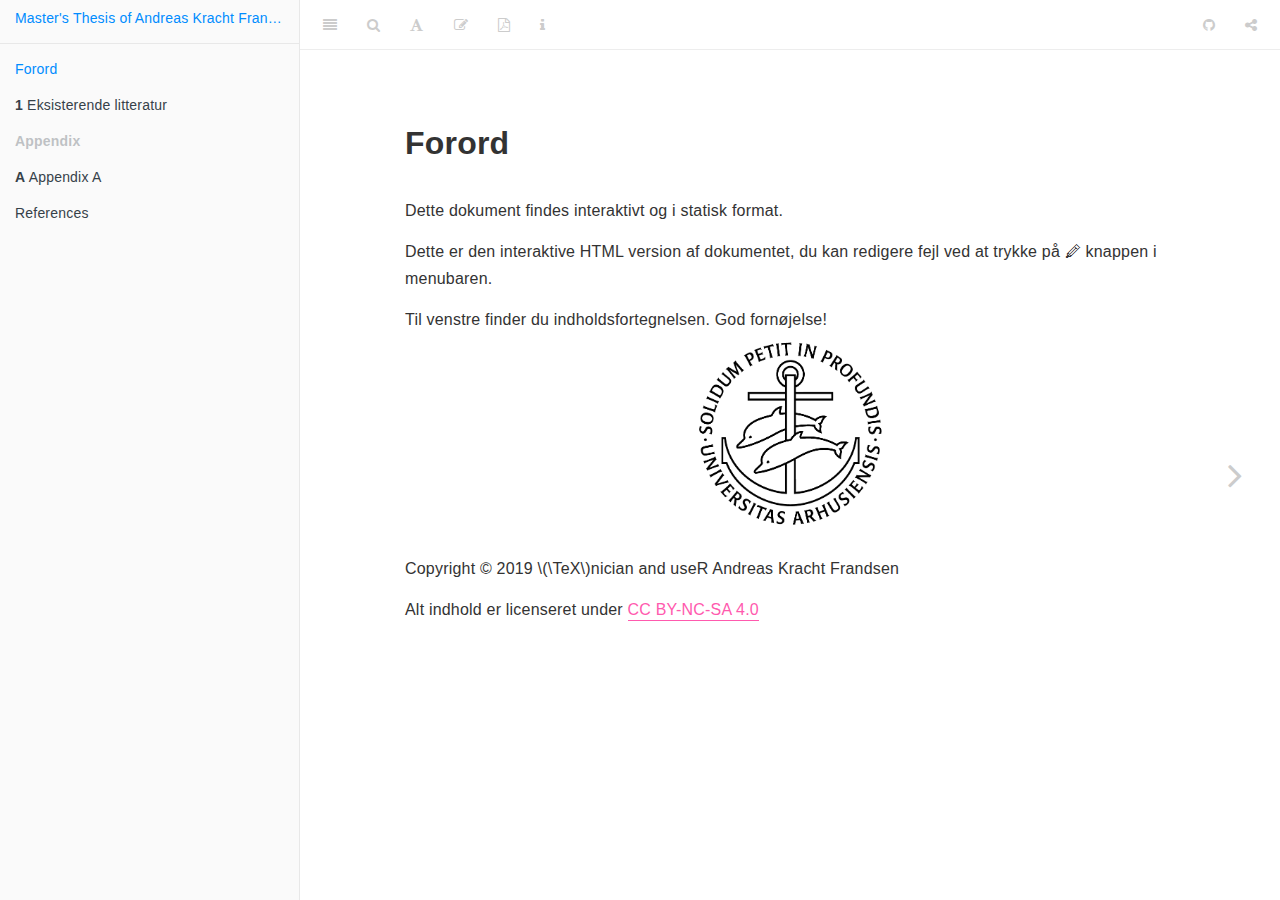
<file: Thesis/_book/index.html>
<!DOCTYPE html>
<html xmlns="http://www.w3.org/1999/xhtml" lang="" xml:lang="">
<head>

  <meta charset="utf-8" />
  <meta http-equiv="X-UA-Compatible" content="IE=edge" />
  <title>Forord | Master’s Thesis – Andreas Kracht Frandsen</title>
  <meta name="description" content="Master’s Theis of Andreas Kracht Frandsen, Aarhus University." />
  <meta name="generator" content="bookdown 0.13 and GitBook 2.6.7" />

  <meta property="og:title" content="Forord | Master’s Thesis – Andreas Kracht Frandsen" />
  <meta property="og:type" content="book" />
  
  
  <meta property="og:description" content="Master’s Theis of Andreas Kracht Frandsen, Aarhus University." />
  <meta name="github-repo" content="afrandsen/afrandsen" />

  <meta name="twitter:card" content="summary" />
  <meta name="twitter:title" content="Forord | Master’s Thesis – Andreas Kracht Frandsen" />
  
  <meta name="twitter:description" content="Master’s Theis of Andreas Kracht Frandsen, Aarhus University." />
  




  <meta name="viewport" content="width=device-width, initial-scale=1" />
  <meta name="apple-mobile-web-app-capable" content="yes" />
  <meta name="apple-mobile-web-app-status-bar-style" content="black" />
  
  

<link rel="next" href="eksisterende-litteratur.html"/>
<script src="libs/jquery-2.2.3/jquery.min.js"></script>
<link href="libs/gitbook-2.6.7/css/style.css" rel="stylesheet" />
<link href="libs/gitbook-2.6.7/css/plugin-table.css" rel="stylesheet" />
<link href="libs/gitbook-2.6.7/css/plugin-bookdown.css" rel="stylesheet" />
<link href="libs/gitbook-2.6.7/css/plugin-highlight.css" rel="stylesheet" />
<link href="libs/gitbook-2.6.7/css/plugin-search.css" rel="stylesheet" />
<link href="libs/gitbook-2.6.7/css/plugin-fontsettings.css" rel="stylesheet" />










<link rel="stylesheet" href="style.css" type="text/css" />
</head>

<body>



  <div class="book without-animation with-summary font-size-2 font-family-1" data-basepath=".">

    <div class="book-summary">
      <nav role="navigation">

<ul class="summary">
<li><a href="./">Master's Thesis of Andreas Kracht Frandsen</a></li>

<li class="divider"></li>
<li class="chapter" data-level="" data-path="index.html"><a href="index.html"><i class="fa fa-check"></i>Forord</a></li>
<li class="chapter" data-level="1" data-path="eksisterende-litteratur.html"><a href="eksisterende-litteratur.html"><i class="fa fa-check"></i><b>1</b> Eksisterende litteratur</a></li>
<li class="appendix"><span><b>Appendix</b></span></li>
<li class="chapter" data-level="A" data-path="appendix-a.html"><a href="appendix-a.html"><i class="fa fa-check"></i><b>A</b> Appendix A</a></li>
<li class="chapter" data-level="" data-path="references.html"><a href="references.html"><i class="fa fa-check"></i>References</a></li>
</ul>

      </nav>
    </div>

    <div class="book-body">
      <div class="body-inner">
        <div class="book-header" role="navigation">
          <h1>
            <i class="fa fa-circle-o-notch fa-spin"></i><a href="./"></a>
          </h1>
        </div>

        <div class="page-wrapper" tabindex="-1" role="main">
          <div class="page-inner">

            <section class="normal" id="section-">
<!--bookdown:title:end-->
<!--bookdown:title:start-->
<div id="forord" class="section level1 unnumbered">
<h1>Forord</h1>
<p>Dette dokument findes interaktivt og i statisk format.</p>
<p>Dette er den interaktive HTML version af dokumentet, du kan redigere fejl ved at trykke på 🖉 knappen i menubaren.</p>
Til venstre finder du indholdsfortegnelsen. God fornøjelse!
<p align="center">
<img src="latex/ausegl_sort.png" width="200">
</p>
<p>Copyright © 2019 <span class="math inline">\(\TeX\)</span>nician and useR Andreas Kracht Frandsen</p>
<p>Alt indhold er licenseret under <a href="https://creativecommons.org/licenses/by-nc-sa/4.0/">CC BY-NC-SA 4.0</a></p>




</div>
            </section>

          </div>
        </div>
      </div>

<a href="eksisterende-litteratur.html" class="navigation navigation-next navigation-unique" aria-label="Next page"><i class="fa fa-angle-right"></i></a>
    </div>
  </div>
<script src="libs/gitbook-2.6.7/js/app.min.js"></script>
<script src="libs/gitbook-2.6.7/js/lunr.js"></script>
<script src="libs/gitbook-2.6.7/js/plugin-search.js"></script>
<script src="libs/gitbook-2.6.7/js/plugin-sharing.js"></script>
<script src="libs/gitbook-2.6.7/js/plugin-fontsettings.js"></script>
<script src="libs/gitbook-2.6.7/js/plugin-bookdown.js"></script>
<script src="libs/gitbook-2.6.7/js/jquery.highlight.js"></script>
<script>
gitbook.require(["gitbook"], function(gitbook) {
gitbook.start({
"sharing": {
"github": true,
"facebook": false,
"twitter": false,
"google": false,
"linkedin": false,
"weibo": false,
"instapaper": false,
"vk": false,
"all": ["facebook", "google", "twitter", "linkedin", "weibo", "instapaper"]
},
"fontsettings": {
"theme": "white",
"family": "sans",
"size": 2
},
"edit": {
"link": "https://github.com/afrandsen/master-thesis/edit/master/thesis/index.Rmd",
"text": "Edit"
},
"history": {
"link": null,
"text": null
},
"download": ["Master_Thesis_Andreas_Kracht_Frandsen.pdf"],
"toc": {
"collapse": "subsection"
}
});
});
</script>

<!-- dynamically load mathjax for compatibility with self-contained -->
<script>
  (function () {
    var script = document.createElement("script");
    script.type = "text/javascript";
    var src = "true";
    if (src === "" || src === "true") src = "https://mathjax.rstudio.com/latest/MathJax.js?config=TeX-MML-AM_CHTML";
    if (location.protocol !== "file:")
      if (/^https?:/.test(src))
        src = src.replace(/^https?:/, '');
    script.src = src;
    document.getElementsByTagName("head")[0].appendChild(script);
  })();
</script>
</body>

</html>
</file>
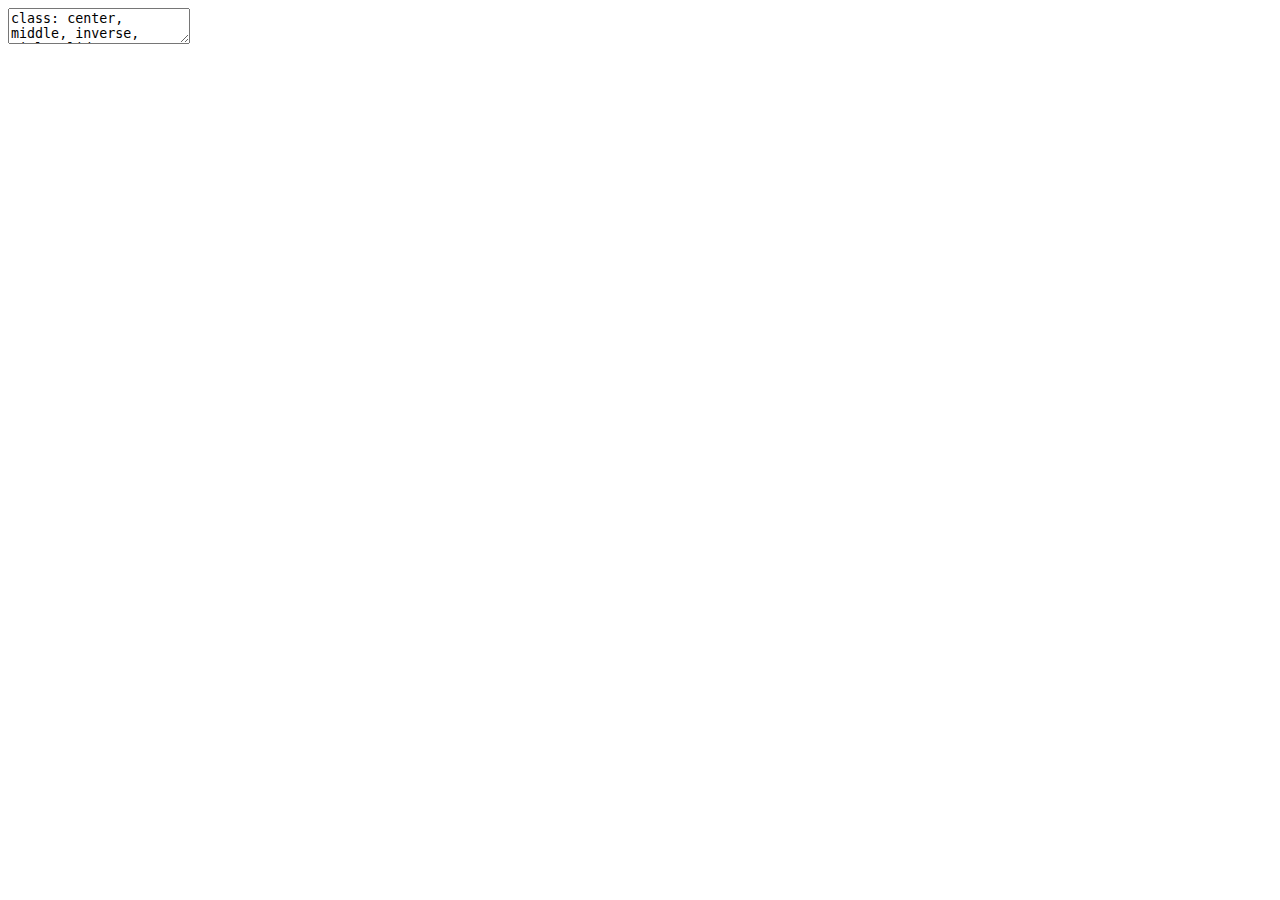
<file: Presentation/End_of_Line.html>
<!DOCTYPE html>
<html lang="" xml:lang="">
  <head>
    <title>Langsigtet investering i aktier</title>
    <meta charset="utf-8" />
    <meta name="author" content="Andreas Kracht Frandsen" />
    <meta name="date" content="2020-06-14" />
    <link href="libs/remark-css-0.0.1/default.css" rel="stylesheet" />
    <link href="libs/remark-css-0.0.1/default-fonts.css" rel="stylesheet" />
    <link rel="stylesheet" href="https:\\cdnjs.cloudflare.com\ajax\libs\animate.css\3.7.0\animate.min.css" type="text/css" />
  </head>
  <body>
    <textarea id="source">
class: center, middle, inverse, title-slide

# Langsigtet investering i aktier
## <div class="line-block">En empirisk analyse af porteføljeallokering med rebalancering<br />
# 📉 ⨉ ? = 📊</div>
### Andreas Kracht Frandsen
### 2020-06-14

---


class: animated, fadeIn

# Dagsorden
- Teoretiske resultater
 - Myopisk porteføljeallokering
 - Nytte over terminalformue
 - Afkastrelationer
 - Vector Autoregressive Process
 - Dynamisk porteføljeallokering
- Empirisk analyse
 - Kort om data
 - Normalitet
 - Stationaritet
 - Univariat analyse
 - Multipel analyse
 - Modelselektion
 - Endelig model
 - Allokering
 
Spørgsmål er velkomne undervejs, såfremt undertegnede kan besvare dem.

---

class: animated, fadeIn

# Fejlrettelser

130 sider + én mand = # mindre fejl.

En række mindre fejl er blevet observeret af undertegnede.

 - Ift. multipel regression: Ikke vektor af fejlled.
 - Konfidensinterval ikke beskrevet på autokorrelationsplot.
 - Ligning for afkastrelation ift. kuponobligationer.
 - Beskrivelse af `\(x\)`-akse skulle ombyttes med beskrivele af `\(y\)`-akse på densitetsplot.
 - Grammatik.
 - Aktie *Top-down* modelselektionens *AKFIC*-værdi i kolonne `\(x_t^{\text{cs}}\)` ikke markeret med fed.

---

class: animated, fadeIn

# Kritik af opgave

De væsentligste kritikpunkter i afhandlingen var:
 - Analysen var på baggrund af en institutionel investor, og *ikke* en privat.
  - Dvs. menneskelig kapital og forbrug blev udeholdt.
 - Ingen test af robusthed på eksterne datasæt.
 - Kvartalsvise data anvendes.
  - Visse variable skabes som glidende gennemsnit.
 - Længde af dataperiode.
 - Transaktionsomkostninger, gearingsomkostninger, skatter m.m udeholdt.
 - *Life-cycle* problem udeholdt.
 - Konstant *RRA* og konstant risiko over tid.
 - VAR(1)-modellen valideres ikke.
  - Modellen kunne indeholde approksimationsfejl, da den bygger på approksimative analytiske løsninger.
 - Ingen performance-mæssig evaluering.
  - Ville en simpel `\(\tfrac{1}{n}\)`-portefølje klare sig bedre?
 - Datakvalitet?
 - Begrænset mængde af aktivklasser.
 - Sammenligning ift. en evt. benchmark model.
 - Kortsalgsrestriktionen sker ex-post.

Grundlæggende udgjorde afgrænsningerne de hovedsagelige kritikpunkter.

---

class: animated, fadeIn

# Vigtigste pointer

Afhandlingen udfoldte en række empiriske resultater som er værd at pointere igen:
 - Afkast er specielt prædiktable og tidsvarierende.
 - Der eksisterer fundamentale relationer mellem afkast på visse aktivtyper og visse faktorer.
 - Bias i VAR(1)-estimaterne var forholdsvis små.
 - Estimationsfejl kab være afgørende for inferensen af porteføljerne.
 - Investoren benytter specielt aktiver med lav risiko til at finansiere gearede positioner.
 - IHD påvirker specielt aktier, da allokeringen vokser meget som investeringshorisonten øges.
 - Myopic demand påvirker mere obligationstyperne, da allokeringen mod disse aktiver generelt holdes på samme niveau.
 - Kortsalgsrestriktion skaber mere intertemporal variation for aktier, og trunkere visse vægte til nul over flere perioder.

---

class: animated, fadeIn

# Teoretiske resultater

De kommende slides vil repræsenterer den præsenterede teori fra Del II.

Det forventes, at publikummet har *læst* det tidligere udsendte materiale.

Slides'ne vil derfor ikke være udtyndende.

---

class: animated, fadeIn

# Myopisk porteføljeallokering - &amp;#128201;

Generelle (statiske) én-periode (Markowitz) problem

`$$\max_{\alpha_t} \bf{\alpha}_t'(\mathbb{E}_t\left[\bf{R}_{t+1}\right]- R_{0,t+1}\bf{\ell}) - \frac{k}{2}\bf{\alpha}_t'\bf{\Sigma}_t\bf{\alpha}_t.$$`

Lineær afvejning mellem forventede afkast og varians. `\(k\)` fungerer som en skalering.

--

Har følgende løsning

`$$\bf{\alpha}_t=\frac{1}{k}\bf{\Sigma}_t^{-1}(\mathbb{E}_t\left[\bf{R}_{t+1}\right]-R_{0,t+1}\bf{\ell}).$$`

--

Nogen som sagde nytte? 	&amp;#129300;

---

background-image: url("https://www.nobelprize.org/images/markowitz-13420-portrait-medium.jpg")
background-size: cover
class: animated, fadeIn

# &lt;span style="color: white;"&gt;Myopisk porteføljeallokering - &lt;/span&gt;&amp;#128201;

&lt;br&gt;

&lt;br&gt;

&lt;br&gt;

&lt;br&gt;

&lt;br&gt;

&lt;br&gt;

&lt;br&gt;

&lt;br&gt;

&lt;br&gt;

Her er Harry forresten.

---

class: animated, fadeIn

# Nytte over terminalformue - &amp;#128201;

I Sektion ?? blev nytten, `\(U(\cdot)\)`, defineret over terminalformue, `\(W_{t+1}\)`.

For at kvantificere risikoaversionen hørende til investorens konkave nyttefunktion blev *ARA* samt *RRA* benyttet.

Tre nyttefunktioner blev præsenteret:
 - Kvadratisk nytte
 - Eksponentiel nytte (*CARA*)
 - Potens nytte (*CRRA*)

Antagelsen om konstant *RRA* samt lognormale afkast var det afgørende element, da potens nytte blev valgt til videre brug.
 - Lognomale afkast er horisontinvariante	&amp;#10003; 
 - *CRRA* under sekulær vækst	&amp;#10003;
 - Lineærekombination i porteføljeafkast (løses ved brug af en approksimation) &amp;#8274;

---

class: animated, fadeIn

# Afkastrelationer - &amp;#128201;

Ud fra nutidsværdien af aktier og hhv. nulkuponobligationer samt kuponobligationer blev følgende relationer bl.a. udledt
`$$d_t-p_t=\sum_{j=0}^\infty \rho^j \mathbb{E}_t\left[r_{t+j+1}-\Delta d_{t+j+1}\right]-\frac{c}{1-\rho},$$`

`$$r_{t+1}^n=n y_t^n - (n-1) y_{t+1}^{n-1},$$`

`$$r_{t+1}^{c,n}\approx D^{c,n} y_t^{c,n} - \left(D^{c,n} - 1\right) y_{t+1}^{c,n-1}=D^{c,n}(y_t^{c,n}- y_{t+1}^{c,n-1}) + y_{t+1}^{c,n-1}.$$`

Disse gav anledning til, at der måtte eksistere en fundamental relation imellem visse variable:
 - Aktieafkast og udbytte
 - Obligationsafkast og rentespænd

Altså var forventningen til den univariate analyse herfra, at variable som inkorperer udbytte og rentespænd måtte have en statistisk signifikans i at prædiktere afkast.

---

class: animated, fadeIn

# Vector Autoregressive Process - &amp;#128201;

VAR(1)-processen skulle benyttes til at skabe et dynamisk system for aktivernes afkast. Benyttelse af en sådan model, ville selvfølgelig kun være strengt nødvendig, i tilfældet hvor afkastene var *tidsvarierende*!

Systemet var fuldstændig defineret fra
`$$\bf{z}_{t+1}=\bf{\Phi}_0+\bf{\Phi}_1\bf{z}_t+\bf{v}_{t+1}.$$`

Herudover ville stabilitet- og stationaritetsbetingelsen være overholdt når
`$$\det(\bf{\Phi}_1)\in(-1,1).$$`

En lang række resultater blev udledt. Bias-justering i hældningskoefficienter blev ligeledes præsenteret. Denne bias var defineret som
`$$\bf{B}_T=-\frac{\bf{b}}{T}+ O\left(T^{-\frac{3}{2}}\right),$$`
 
og ville ligeledes give anledning til bias-justerede afskæringer.

???

Hvorfor ikke en restringeret 0 VAR-model?

Hvor ikke en VAR(p)? - Enhver VAR(p) kan skrives som en VAR(1).

---

class: animated, fadeIn

# Dynamisk porteføljeallokering - &amp;#128201;

Herfra blev flere optimeringsproblemer præsenteret de var:

 - Én-periode *CRRA* problemet (uden tidsvarierende afkast).
 - `\(k\)`-periode *CRRA* problemet, uden tidsvarierende afkast.
  - Uden periodisk rebalancering.
  - Med periodisk rebalancering.
 - Det 'dynamiske' *CRRA* problem, med tidsvarierende afkast.

Disse blev vist for hhv. et setup med ét risikobærende aktiv samt setuppet med flere risikobærende aktiver.

---

class: animated, fadeIn

# Dynamisk porteføljeallokering - &amp;#128201;

Nu vil undertegnede udlede den rekursive porteføljestrategi på tavlen.

---

class: animated, fadeIn

# Dynamisk porteføljeallokering - &amp;#128201;

~~Nu vil undertegnede udlede den rekursive porteføljestrategi på tavlen.~~ 

--

Fandeme nej. 

Under *CRRA*-nytte, lognormale afkast og ikke mindst tidsvarierende afkast, blev det følgende porteføljeproblem beskrevet

`$$\left\{\bf{\alpha}_{t+k-\tau}^\tau\right\}_{\tau=k}^{\tau=1}=
\arg\max\mathbb{E}_t\left[\frac{1}{1-\gamma}W_{t+k}^{1-\gamma}\right],\quad \gamma\neq 1,$$`

`$$\left\{\bf{\alpha}_{t+k-\tau}^\tau\right\}_{\tau=k}^{\tau=1}=\arg\max\mathbb{E}_t\left[\log(W_{t+k})\right],\quad \gamma=1.$$`

Med tilhørende løsning

`$$\bf{\alpha}_{t+k-\tau}^\tau = \frac{1}{\gamma} \bf{\Sigma}_{xx}^{-1} \left( \mathbb{E}_{t+k-\tau} \left[ \bf{r}_{t+k-\tau+1} - r_{0,t+k-\tau+1} \bf{\ell} \right] + \frac{1}{2} \bf{\sigma}_x^2 + (1-\gamma) \bf{\sigma}_{0x} \right)-\\ \quad\left(1-\frac{1}{\gamma} \right) \bf{\Sigma}_{xx}^{-1} \bf{\Sigma}_x \left(B_1^{\tau-1'}+(B_2^{\tau-1}+B_3^{\tau-1'})\mathbb{E}_{t+k-\tau}[\bf{z}_{t+k-\tau+1}]\right),$$`

som kombinerer den én-periode myopiske portefølje og det *intertemporale hedging demand*. Udledningen af ovenstående findes i Appendiks C.

---

class: animated, fadeIn

# Dynamisk porteføljeallokering - &amp;#128201;

En trunkering for at inkorporere en kortsalgsrestriktion blev ligeledes præsenteret
`$$\alpha_{i,t}=\frac{\max(0,\alpha_{i,t})}{\sum_{i=1}^n \max(0,\alpha_{i,t})},$$`

her skal selvfølgelig huskes på, at korrektionen er ex-post.

---

class: animated, fadeIn

# Empirisk analyse - &amp;#128202;

De kommende slides vil repræsentere den empiriske analyse fra Del III.

Kort fortalt:
 - Få observationer.
 - Skæve fordelinger.
 - Ikke-normalitet.
 - Generelt stationære.
 - Høj absolut korrelation mellem variablene.
 - Lineær sammenhæng mellem visse variable, men ikke umiddelbart for de forventede variable.
 - Multipel regression viste, at meget lidt variation blev forklaret.
 - VAR model var stabil og stationær.
 - Allokering ændrer sig med investeringshorisont og risikotolerance.

---

class: animated, fadeIn

# Kort om data - &amp;#128202;

En gennemgående databeskrivelse blev foretaget. Aktiverne bestod af hhv.:
 - Afkastet på en 90-dages amerikansk *T-Bill*.
 - Merafkastet på et indeks repræsenterende *NYSE*, *AMEX*, *NASDAQ* markederne.
 - Merafkastet på en 10-årige amerikansk statsobligation.
 - Merafkastet på et indeks repræsenterende virksomhedsobligationer.

Prædiktionsvariablene var:
 - *Dividend-Price Ratio*, *Price-Earnings Ratio*, *Book-to-Market Ratio*, aktievariansen, *Small Minus Big*, *High Minus Low*, den nominelle rente, *Term Spread*, *Yield Spread*, *Credit Spread*, *Default Spread* og *Federal Funds Rate*.

Dvs. mere end rigeligt til 259 kvartalsvise observationer!

???

Virksomhedsobligationsindekset?

---

class: animated, fadeIn

# Kort om data - &amp;#128202;

&lt;img src="End_of_Line_files/figure-html/NET-TB-tids-1.png" width="5400" style="display: block; margin: auto;" /&gt;&lt;img src="End_of_Line_files/figure-html/NET-TB-tids-2.png" width="5400" style="display: block; margin: auto;" /&gt;&lt;img src="End_of_Line_files/figure-html/NET-TB-tids-3.png" width="5400" style="display: block; margin: auto;" /&gt;

---

class: animated, fadeIn

# Kort om data - &amp;#128202;

Der blev lavet beskrivende statistik. Først for aktivklasserne.

&lt;img src="C:/Users/AKF/Downloads/STAT.png" width="525" style="display: block; margin: auto;" /&gt;


???

Justeret middelværdi?

---

class: animated, fadeIn

# Kort om data - &amp;#128202;

Dernæst for prædiktionsvariablene.

&lt;img src="C:/Users/AKF/Downloads/STAT_T.png" width="528" style="display: block; margin: auto;" /&gt;

---

class: animated, fadeIn

# Korrelation - &amp;#128202;

Korrelationen mellem alle variable.

&lt;img src="C:/Users/AKF/Downloads/KORR.png" width="529" style="display: block; margin: auto;" /&gt;

---

class: animated, fadeIn

# Normalitet - &amp;#128202;

På trods af de relativt få observationer, blev normalitetsbetingelsen alligevel tjekket.

Først for aktivklasserne.

&lt;img src="C:/Users/AKF/Downloads/JB.png" width="324" style="display: block; margin: auto;" /&gt;

--

Bliver forkastet med et brag som forventet.

???

Hvorfor så fortsætte analysen?

---

class: animated, fadeIn

# Normalitet - &amp;#128202;

Dernæst for prædiktionsvariablene.

&lt;img src="C:/Users/AKF/Downloads/JB_T.png" width="249" style="display: block; margin: auto;" /&gt;

--

*Small Minus Big* faktoren udviser meget normalitetslighed! Cadeau til Fama og French.

---


class: animated, fadeIn

# Stationaritet - &amp;#128202;

Stationaritetsbetingelsen blev ligeledes undersøgt for hver tidsserie. *Augmented Dickey-Fuller* blev først præsenteret.

&lt;img src="C:/Users/AKF/Downloads/ADF.png" width="525" style="display: block; margin: auto;" /&gt;

???

Hvorfor ikke anvende de første forskelle på visse variable?

---

class: animated, fadeIn

# Univariat analyse - &amp;#128202;

Den univariate analyse havde til opgave at finde evt. lineære sammenhænge mellem responsen (merafkast) og prædiktionsvariablene.

&lt;img src="C:/Users/AKF/Downloads/UNI_A.png" width="472" style="display: block; margin: auto;" /&gt;

---

class: animated, fadeIn

# Multipel analyse - &amp;#128202;

Den multiple analyse havde til formål at formindske bias ved inklusion af flere variable.

&lt;img src="C:/Users/AKF/Downloads/MULT_A.png" width="462" style="display: block; margin: auto;" /&gt;

Regressionens ulempe er multikollinearitet.

???

Hvorfor ikke anvende interaktion?

---

class: animated, fadeIn

# Multipel analyse - &amp;#128202;

Modeltjek blev ligeledes foretaget, her var enkelte observationer generelt *outliers* på tværs af alle de multiple regressioner.

&lt;img src="C:/Users/AKF/Downloads/AUTO_A.png" width="538" style="display: block; margin: auto;" /&gt;

---

class: animated, fadeIn

# Modelselektion - &amp;#128202;

Modelselektionen blev foretaget via en *Step-AKFIC*-procedure. Her blev hver VAR(1)-ligning trinvist optimeret.

Der var få krav til selektionen:
 - Den nominelle rente skulle inkluderes for at medtage inflation i systemet
 - Samtlige aktiver skulle forklare variationen på tværs af alle aktiver og prædiktionsvariable.

Derudover blev to VIF-analyse foretaget, som skulle afhjælpe multikollinearitet. For at have en balanceret model, blev en kvalititativ beslutning ligeledes taget.

???

Hvorfor ikke AIC?

Hvorfor ikke forward selection?

Hvorfor betingelserne?

Hvorfor kvalitativ udvægelse?

---

class: animated, fadeIn

# Modelselektion - &amp;#128202;

*Top-down* analysen fjerner mange variable.

&lt;img src="C:/Users/AKF/Downloads/MOD_A.png" width="623" style="display: block; margin: auto;" /&gt;

---

class: animated, fadeIn

# Modelselektion - &amp;#128202;

*VIF*-analysen viser, at flere variable forklarer samme variation.

&lt;img src="C:/Users/AKF/Downloads/VIF.png" width="528" style="display: block; margin: auto;" /&gt;

---

class: animated, fadeIn

# Endelig model - &amp;#128202;

Efter modelselektionen blev den restringerede VAR(1)-model estimeret. Den endelige model bestod af de fire aktiver samt fire prædiktionsvariable.

&lt;img src="C:/Users/AKF/Downloads/VAR.png" width="536" style="display: block; margin: auto;" /&gt;

???

Hvorfor reageres ikke på insignifikante variable?

---

class: animated, fadeIn

# Endelig model - &amp;#128202;

Fejlledenes korrelationsmatrix sammenholdt med koefficientestimaterne gav en indikation af den mulige *mean reversion*/*mean aversion* blandt variablene.

&lt;img src="C:/Users/AKF/Downloads/VAR_F.png" width="400" style="display: block; margin: auto;" /&gt;


---

class: animated, fadeIn

# Monte Carlo studie - &amp;#128202;

Dette kapitel fungerede som et modspil til afsnittene om afkastprædiktabilitet.

&lt;img src="End_of_Line_files/figure-html/weight-exp-1.png" width="5400" style="display: block; margin: auto;" /&gt;

Her blev påvist gennem simulation, hvordan præcisionen i momentestimaterne kan påvirke porteføljeallokeringerne. Dette var på baggrund af fuld information om den bagvedliggende fordeling af tidsserierne.

---

class: animated, fadeIn

# Allokering - &amp;#128202;

*First-period* allokeringer, dvs. for `\(A_0^{t+k}\)`, `\(A_1^{t+k}\)`, altså hvor den resterende horisontlængde er `\(t+k\)`.

Investoren har horisont på `\(25\)` år og en moderat risikoaversion `\(\gamma=5\)`.

&lt;img src="End_of_Line_files/figure-html/unnamed-chunk-14-1.png" width="5400" style="display: block; margin: auto;" /&gt;

???

Hvorfor ser vi ikke allokeringerne MED rebalancering?

---

class: animated, fadeIn

# Allokering - &amp;#128202;

Dekompositionen af *mean first-period*.

&lt;img src="C:/Users/AKF/Downloads/DEKOMP.png" width="417" style="display: block; margin: auto;" /&gt;

---

class: animated, fadeIn

# Allokering - &amp;#128202;

Horisontanalyse og analyse af risikotolerance.

&lt;img src="C:/Users/AKF/Downloads/HORRIS.png" width="530" style="display: block; margin: auto;" /&gt;

---

class: animated, fadeIn

# Allokering - &amp;#128202;

Kortsalgsrestriktion.

&lt;img src="C:/Users/AKF/Downloads/KORTSALG.png" width="535" style="display: block; margin: auto;" /&gt;
    </textarea>
<style data-target="print-only">@media screen {.remark-slide-container{display:block;}.remark-slide-scaler{box-shadow:none;}}</style>
<script src="https://remarkjs.com/downloads/remark-latest.min.js"></script>
<script>var slideshow = remark.create({
"highlightStyle": "github",
"highlightLines": true,
"countIncrementalSlides": false
});
if (window.HTMLWidgets) slideshow.on('afterShowSlide', function (slide) {
  window.dispatchEvent(new Event('resize'));
});
(function(d) {
  var s = d.createElement("style"), r = d.querySelector(".remark-slide-scaler");
  if (!r) return;
  s.type = "text/css"; s.innerHTML = "@page {size: " + r.style.width + " " + r.style.height +"; }";
  d.head.appendChild(s);
})(document);

(function(d) {
  var el = d.getElementsByClassName("remark-slides-area");
  if (!el) return;
  var slide, slides = slideshow.getSlides(), els = el[0].children;
  for (var i = 1; i < slides.length; i++) {
    slide = slides[i];
    if (slide.properties.continued === "true" || slide.properties.count === "false") {
      els[i - 1].className += ' has-continuation';
    }
  }
  var s = d.createElement("style");
  s.type = "text/css"; s.innerHTML = "@media print { .has-continuation { display: none; } }";
  d.head.appendChild(s);
})(document);
// delete the temporary CSS (for displaying all slides initially) when the user
// starts to view slides
(function() {
  var deleted = false;
  slideshow.on('beforeShowSlide', function(slide) {
    if (deleted) return;
    var sheets = document.styleSheets, node;
    for (var i = 0; i < sheets.length; i++) {
      node = sheets[i].ownerNode;
      if (node.dataset["target"] !== "print-only") continue;
      node.parentNode.removeChild(node);
    }
    deleted = true;
  });
})();
(function() {
  "use strict"
  // Replace <script> tags in slides area to make them executable
  var scripts = document.querySelectorAll(
    '.remark-slides-area .remark-slide-container script'
  );
  if (!scripts.length) return;
  for (var i = 0; i < scripts.length; i++) {
    var s = document.createElement('script');
    var code = document.createTextNode(scripts[i].textContent);
    s.appendChild(code);
    var scriptAttrs = scripts[i].attributes;
    for (var j = 0; j < scriptAttrs.length; j++) {
      s.setAttribute(scriptAttrs[j].name, scriptAttrs[j].value);
    }
    scripts[i].parentElement.replaceChild(s, scripts[i]);
  }
})();
(function() {
  var links = document.getElementsByTagName('a');
  for (var i = 0; i < links.length; i++) {
    if (/^(https?:)?\/\//.test(links[i].getAttribute('href'))) {
      links[i].target = '_blank';
    }
  }
})();
// adds .remark-code-has-line-highlighted class to <pre> parent elements
// of code chunks containing highlighted lines with class .remark-code-line-highlighted
(function(d) {
  const hlines = d.querySelectorAll('.remark-code-line-highlighted');
  const preParents = [];
  const findPreParent = function(line, p = 0) {
    if (p > 1) return null; // traverse up no further than grandparent
    const el = line.parentElement;
    return el.tagName === "PRE" ? el : findPreParent(el, ++p);
  };

  for (let line of hlines) {
    let pre = findPreParent(line);
    if (pre && !preParents.includes(pre)) preParents.push(pre);
  }
  preParents.forEach(p => p.classList.add("remark-code-has-line-highlighted"));
})(document);</script>

<script>
slideshow._releaseMath = function(el) {
  var i, text, code, codes = el.getElementsByTagName('code');
  for (i = 0; i < codes.length;) {
    code = codes[i];
    if (code.parentNode.tagName !== 'PRE' && code.childElementCount === 0) {
      text = code.textContent;
      if (/^\\\((.|\s)+\\\)$/.test(text) || /^\\\[(.|\s)+\\\]$/.test(text) ||
          /^\$\$(.|\s)+\$\$$/.test(text) ||
          /^\\begin\{([^}]+)\}(.|\s)+\\end\{[^}]+\}$/.test(text)) {
        code.outerHTML = code.innerHTML;  // remove <code></code>
        continue;
      }
    }
    i++;
  }
};
slideshow._releaseMath(document);
</script>
<!-- dynamically load mathjax for compatibility with self-contained -->
<script>
(function () {
  var script = document.createElement('script');
  script.type = 'text/javascript';
  script.src  = 'https://mathjax.rstudio.com/latest/MathJax.js?config=TeX-MML-AM_CHTML';
  if (location.protocol !== 'file:' && /^https?:/.test(script.src))
    script.src  = script.src.replace(/^https?:/, '');
  document.getElementsByTagName('head')[0].appendChild(script);
})();
</script>
  </body>
</html>
</file>
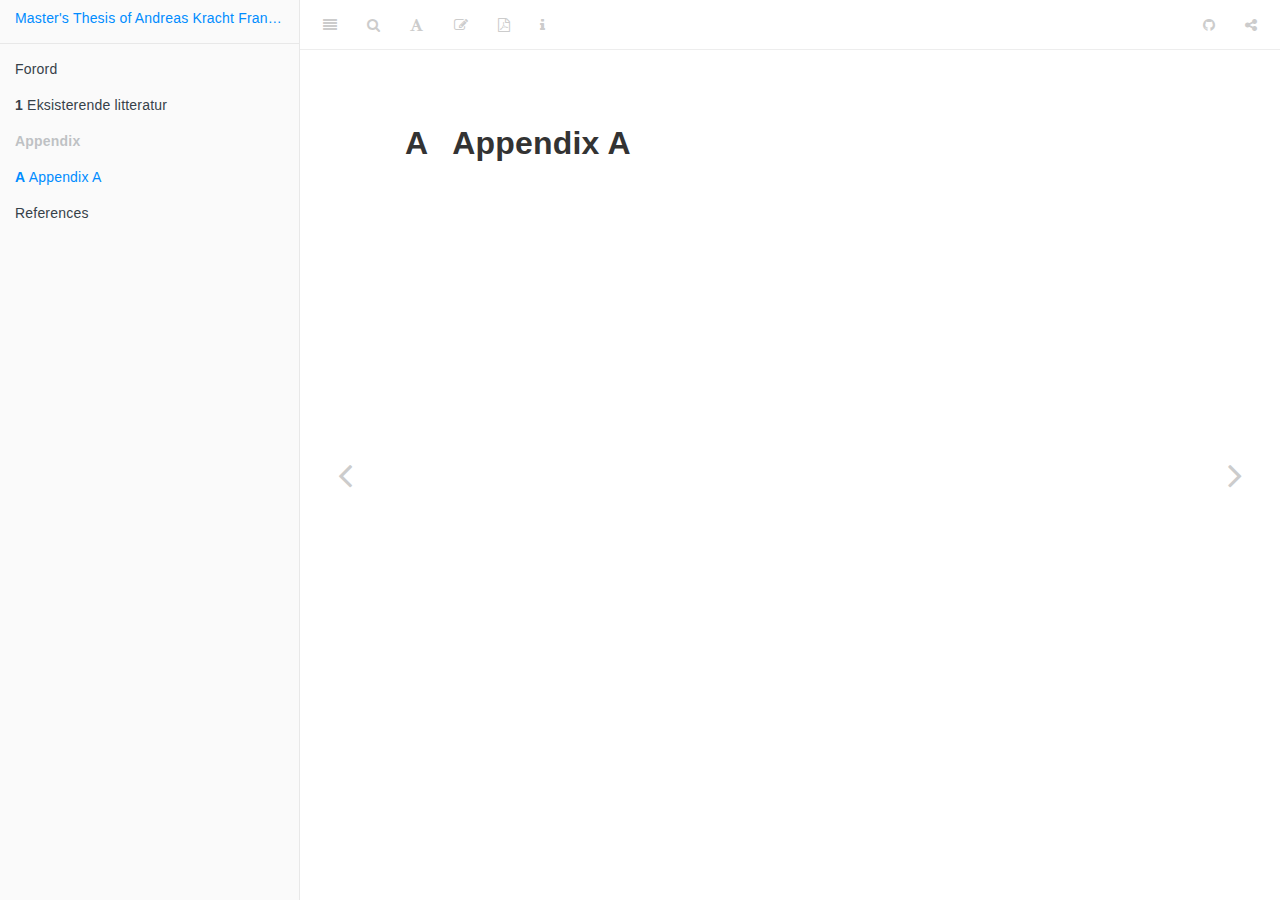
<file: Thesis/_book/appendix-a.html>
<!DOCTYPE html>
<html xmlns="http://www.w3.org/1999/xhtml" lang="" xml:lang="">
<head>

  <meta charset="utf-8" />
  <meta http-equiv="X-UA-Compatible" content="IE=edge" />
  <title>A Appendix A | Master’s Thesis – Andreas Kracht Frandsen</title>
  <meta name="description" content="Master’s Theis of Andreas Kracht Frandsen, Aarhus University." />
  <meta name="generator" content="bookdown 0.13 and GitBook 2.6.7" />

  <meta property="og:title" content="A Appendix A | Master’s Thesis – Andreas Kracht Frandsen" />
  <meta property="og:type" content="book" />
  
  
  <meta property="og:description" content="Master’s Theis of Andreas Kracht Frandsen, Aarhus University." />
  <meta name="github-repo" content="afrandsen/afrandsen" />

  <meta name="twitter:card" content="summary" />
  <meta name="twitter:title" content="A Appendix A | Master’s Thesis – Andreas Kracht Frandsen" />
  
  <meta name="twitter:description" content="Master’s Theis of Andreas Kracht Frandsen, Aarhus University." />
  




  <meta name="viewport" content="width=device-width, initial-scale=1" />
  <meta name="apple-mobile-web-app-capable" content="yes" />
  <meta name="apple-mobile-web-app-status-bar-style" content="black" />
  
  
<link rel="prev" href="eksisterende-litteratur.html"/>
<link rel="next" href="references.html"/>
<script src="libs/jquery-2.2.3/jquery.min.js"></script>
<link href="libs/gitbook-2.6.7/css/style.css" rel="stylesheet" />
<link href="libs/gitbook-2.6.7/css/plugin-table.css" rel="stylesheet" />
<link href="libs/gitbook-2.6.7/css/plugin-bookdown.css" rel="stylesheet" />
<link href="libs/gitbook-2.6.7/css/plugin-highlight.css" rel="stylesheet" />
<link href="libs/gitbook-2.6.7/css/plugin-search.css" rel="stylesheet" />
<link href="libs/gitbook-2.6.7/css/plugin-fontsettings.css" rel="stylesheet" />










<link rel="stylesheet" href="style.css" type="text/css" />
</head>

<body>



  <div class="book without-animation with-summary font-size-2 font-family-1" data-basepath=".">

    <div class="book-summary">
      <nav role="navigation">

<ul class="summary">
<li><a href="./">Master's Thesis of Andreas Kracht Frandsen</a></li>

<li class="divider"></li>
<li class="chapter" data-level="" data-path="index.html"><a href="index.html"><i class="fa fa-check"></i>Forord</a></li>
<li class="chapter" data-level="1" data-path="eksisterende-litteratur.html"><a href="eksisterende-litteratur.html"><i class="fa fa-check"></i><b>1</b> Eksisterende litteratur</a></li>
<li class="appendix"><span><b>Appendix</b></span></li>
<li class="chapter" data-level="A" data-path="appendix-a.html"><a href="appendix-a.html"><i class="fa fa-check"></i><b>A</b> Appendix A</a></li>
<li class="chapter" data-level="" data-path="references.html"><a href="references.html"><i class="fa fa-check"></i>References</a></li>
</ul>

      </nav>
    </div>

    <div class="book-body">
      <div class="body-inner">
        <div class="book-header" role="navigation">
          <h1>
            <i class="fa fa-circle-o-notch fa-spin"></i><a href="./"></a>
          </h1>
        </div>

        <div class="page-wrapper" tabindex="-1" role="main">
          <div class="page-inner">

            <section class="normal" id="section-">
<div id="appendix-a" class="section level1">
<h1><span class="header-section-number">A</span> Appendix A</h1>

<p></p>
</div>
            </section>

          </div>
        </div>
      </div>
<a href="eksisterende-litteratur.html" class="navigation navigation-prev " aria-label="Previous page"><i class="fa fa-angle-left"></i></a>
<a href="references.html" class="navigation navigation-next " aria-label="Next page"><i class="fa fa-angle-right"></i></a>
    </div>
  </div>
<script src="libs/gitbook-2.6.7/js/app.min.js"></script>
<script src="libs/gitbook-2.6.7/js/lunr.js"></script>
<script src="libs/gitbook-2.6.7/js/plugin-search.js"></script>
<script src="libs/gitbook-2.6.7/js/plugin-sharing.js"></script>
<script src="libs/gitbook-2.6.7/js/plugin-fontsettings.js"></script>
<script src="libs/gitbook-2.6.7/js/plugin-bookdown.js"></script>
<script src="libs/gitbook-2.6.7/js/jquery.highlight.js"></script>
<script>
gitbook.require(["gitbook"], function(gitbook) {
gitbook.start({
"sharing": {
"github": true,
"facebook": false,
"twitter": false,
"google": false,
"linkedin": false,
"weibo": false,
"instapaper": false,
"vk": false,
"all": ["facebook", "google", "twitter", "linkedin", "weibo", "instapaper"]
},
"fontsettings": {
"theme": "white",
"family": "sans",
"size": 2
},
"edit": {
"link": "https://github.com/afrandsen/master-thesis/edit/master/thesis/02-appendix.Rmd",
"text": "Edit"
},
"history": {
"link": null,
"text": null
},
"download": ["Master_Thesis_Andreas_Kracht_Frandsen.pdf"],
"toc": {
"collapse": "subsection"
}
});
});
</script>

<!-- dynamically load mathjax for compatibility with self-contained -->
<script>
  (function () {
    var script = document.createElement("script");
    script.type = "text/javascript";
    var src = "true";
    if (src === "" || src === "true") src = "https://mathjax.rstudio.com/latest/MathJax.js?config=TeX-MML-AM_CHTML";
    if (location.protocol !== "file:")
      if (/^https?:/.test(src))
        src = src.replace(/^https?:/, '');
    script.src = src;
    document.getElementsByTagName("head")[0].appendChild(script);
  })();
</script>
</body>

</html>
</file>
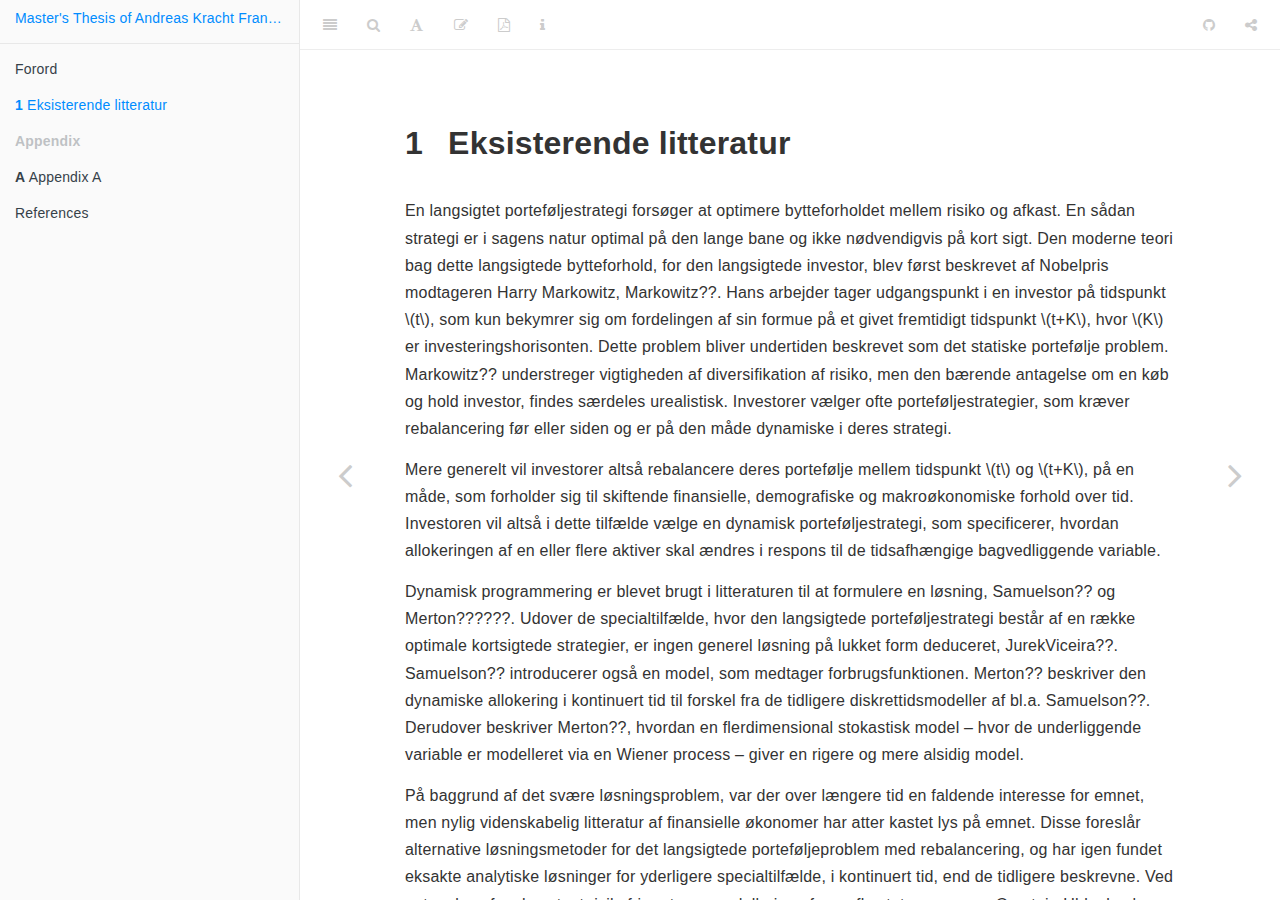
<file: Thesis/_book/eksisterende-litteratur.html>
<!DOCTYPE html>
<html xmlns="http://www.w3.org/1999/xhtml" lang="" xml:lang="">
<head>

  <meta charset="utf-8" />
  <meta http-equiv="X-UA-Compatible" content="IE=edge" />
  <title>1 Eksisterende litteratur | Master’s Thesis – Andreas Kracht Frandsen</title>
  <meta name="description" content="Master’s Theis of Andreas Kracht Frandsen, Aarhus University." />
  <meta name="generator" content="bookdown 0.13 and GitBook 2.6.7" />

  <meta property="og:title" content="1 Eksisterende litteratur | Master’s Thesis – Andreas Kracht Frandsen" />
  <meta property="og:type" content="book" />
  
  
  <meta property="og:description" content="Master’s Theis of Andreas Kracht Frandsen, Aarhus University." />
  <meta name="github-repo" content="afrandsen/afrandsen" />

  <meta name="twitter:card" content="summary" />
  <meta name="twitter:title" content="1 Eksisterende litteratur | Master’s Thesis – Andreas Kracht Frandsen" />
  
  <meta name="twitter:description" content="Master’s Theis of Andreas Kracht Frandsen, Aarhus University." />
  




  <meta name="viewport" content="width=device-width, initial-scale=1" />
  <meta name="apple-mobile-web-app-capable" content="yes" />
  <meta name="apple-mobile-web-app-status-bar-style" content="black" />
  
  
<link rel="prev" href="index.html"/>
<link rel="next" href="appendix-a.html"/>
<script src="libs/jquery-2.2.3/jquery.min.js"></script>
<link href="libs/gitbook-2.6.7/css/style.css" rel="stylesheet" />
<link href="libs/gitbook-2.6.7/css/plugin-table.css" rel="stylesheet" />
<link href="libs/gitbook-2.6.7/css/plugin-bookdown.css" rel="stylesheet" />
<link href="libs/gitbook-2.6.7/css/plugin-highlight.css" rel="stylesheet" />
<link href="libs/gitbook-2.6.7/css/plugin-search.css" rel="stylesheet" />
<link href="libs/gitbook-2.6.7/css/plugin-fontsettings.css" rel="stylesheet" />










<link rel="stylesheet" href="style.css" type="text/css" />
</head>

<body>



  <div class="book without-animation with-summary font-size-2 font-family-1" data-basepath=".">

    <div class="book-summary">
      <nav role="navigation">

<ul class="summary">
<li><a href="./">Master's Thesis of Andreas Kracht Frandsen</a></li>

<li class="divider"></li>
<li class="chapter" data-level="" data-path="index.html"><a href="index.html"><i class="fa fa-check"></i>Forord</a></li>
<li class="chapter" data-level="1" data-path="eksisterende-litteratur.html"><a href="eksisterende-litteratur.html"><i class="fa fa-check"></i><b>1</b> Eksisterende litteratur</a></li>
<li class="appendix"><span><b>Appendix</b></span></li>
<li class="chapter" data-level="A" data-path="appendix-a.html"><a href="appendix-a.html"><i class="fa fa-check"></i><b>A</b> Appendix A</a></li>
<li class="chapter" data-level="" data-path="references.html"><a href="references.html"><i class="fa fa-check"></i>References</a></li>
</ul>

      </nav>
    </div>

    <div class="book-body">
      <div class="body-inner">
        <div class="book-header" role="navigation">
          <h1>
            <i class="fa fa-circle-o-notch fa-spin"></i><a href="./"></a>
          </h1>
        </div>

        <div class="page-wrapper" tabindex="-1" role="main">
          <div class="page-inner">

            <section class="normal" id="section-">
<div id="eksisterende-litteratur" class="section level1">
<h1><span class="header-section-number">1</span> Eksisterende litteratur</h1>
<p>En langsigtet porteføljestrategi forsøger at optimere bytteforholdet mellem risiko og afkast. En sådan strategi er i sagens natur optimal på den lange bane og ikke nødvendigvis på kort sigt. Den moderne teori bag dette langsigtede bytteforhold, for den langsigtede investor, blev først beskrevet af Nobelpris modtageren Harry Markowitz, Markowitz??. Hans arbejder tager udgangspunkt i en investor på tidspunkt <span class="math inline">\(t\)</span>, som kun bekymrer sig om fordelingen af sin formue på et givet fremtidigt tidspunkt <span class="math inline">\(t+K\)</span>, hvor <span class="math inline">\(K\)</span> er investeringshorisonten. Dette problem bliver undertiden beskrevet som det statiske portefølje problem. Markowitz?? understreger vigtigheden af diversifikation af risiko, men den bærende antagelse om en køb og hold investor, findes særdeles urealistisk. Investorer vælger ofte porteføljestrategier, som kræver rebalancering før eller siden og er på den måde dynamiske i deres strategi.</p>
<p>Mere generelt vil investorer altså rebalancere deres portefølje mellem tidspunkt <span class="math inline">\(t\)</span> og <span class="math inline">\(t+K\)</span>, på en måde, som forholder sig til skiftende finansielle, demografiske og makroøkonomiske forhold over tid. Investoren vil altså i dette tilfælde vælge en dynamisk porteføljestrategi, som specificerer, hvordan allokeringen af en eller flere aktiver skal ændres i respons til de tidsafhængige bagvedliggende variable.</p>
<p>Dynamisk programmering er blevet brugt i litteraturen til at formulere en løsning, Samuelson?? og Merton??????. Udover de specialtilfælde, hvor den langsigtede porteføljestrategi består af en række optimale kortsigtede strategier, er ingen generel løsning på lukket form deduceret, JurekViceira??. Samuelson?? introducerer også en model, som medtager forbrugsfunktionen. Merton?? beskriver den dynamiske allokering i kontinuert tid til forskel fra de tidligere diskrettidsmodeller af bl.a. Samuelson??. Derudover beskriver Merton??, hvordan en flerdimensional stokastisk model – hvor de underliggende variable er modelleret via en Wiener process – giver en rigere og mere alsidig model.</p>
<p>På baggrund af det svære løsningsproblem, var der over længere tid en faldende interesse for emnet, men nylig videnskabelig litteratur af finansielle økonomer har atter kastet lys på emnet. Disse foreslår alternative løsningsmetoder for det langsigtede porteføljeproblem med rebalancering, og har igen fundet eksakte analytiske løsninger for yderligere specialtilfælde, i kontinuert tid, end de tidligere beskrevne. Ved antagelse af en konstant risikofri rente og modellering af merafkastet gennem en Ornstein-Uhlenbeck process finder BrennanXia, Camp, KimOmberg og Wachter løsninger på lukket form for en lang række nyttefunktioner, heriblandt power utility over forbrug, power utility over terminal nytte og for Epstein-Zin utility med intertemporal elasticity of substitution lig med én, Campbell.</p>
<p>Derudover er numeriske metoder blevet foreslået af bl.a. BalduzziLynch??, Lynch??, Barberis BrennanSchwartzLagnado, hvor de anvendte modeller enten har diskretiseret state space eller fundet numeriske løsninger til den partielle differential ligning høre til det dynamiske problem. Disse – til tider advancerede – numeriske metoder har dog vist sig at være svært anvendelige, i praksis har det været komplekst at implementere selv for få variable.</p>
<p>Ovenstående modeller tillader ikke den risikofrie rente og merafkastet af aktiver at ændre sig over tid på samme tid, og mangler dermed det tidsvarierende perspektiv af alle aktiver. En ny metode præsenteret af CampVIc2001, giver approksimative analytiske metoder i et ikke-tilfældigt nabolag af specialtilfælde, hvor løsninger på lukket form er mulige. Her tager de udgangspunkt i en investor, som opnår nytte af forbrug i stedet for formue. CampbellChanVic benytter samme metode til et problem involverende flere risikofyldte aktivklasser, hvor de samtidig tillader tidsvarierende investeringsmuligheder.</p>
<p>Mit arbejde vil være en validering af artiklen af JurekVic ved anvendelse af deres teori samt analytiske løsninger til det dynamiske porteføljeproblem for en privat investor. Jeg bidrager til det dynamiske porteføljeproblem ved en længere statistisk analyse af potentielle prediktive afkast variable.</p>


</div>



            </section>

          </div>
        </div>
      </div>
<a href="index.html" class="navigation navigation-prev " aria-label="Previous page"><i class="fa fa-angle-left"></i></a>
<a href="appendix-a.html" class="navigation navigation-next " aria-label="Next page"><i class="fa fa-angle-right"></i></a>
    </div>
  </div>
<script src="libs/gitbook-2.6.7/js/app.min.js"></script>
<script src="libs/gitbook-2.6.7/js/lunr.js"></script>
<script src="libs/gitbook-2.6.7/js/plugin-search.js"></script>
<script src="libs/gitbook-2.6.7/js/plugin-sharing.js"></script>
<script src="libs/gitbook-2.6.7/js/plugin-fontsettings.js"></script>
<script src="libs/gitbook-2.6.7/js/plugin-bookdown.js"></script>
<script src="libs/gitbook-2.6.7/js/jquery.highlight.js"></script>
<script>
gitbook.require(["gitbook"], function(gitbook) {
gitbook.start({
"sharing": {
"github": true,
"facebook": false,
"twitter": false,
"google": false,
"linkedin": false,
"weibo": false,
"instapaper": false,
"vk": false,
"all": ["facebook", "google", "twitter", "linkedin", "weibo", "instapaper"]
},
"fontsettings": {
"theme": "white",
"family": "sans",
"size": 2
},
"edit": {
"link": "https://github.com/afrandsen/master-thesis/edit/master/thesis/01-indledning.Rmd",
"text": "Edit"
},
"history": {
"link": null,
"text": null
},
"download": ["Master_Thesis_Andreas_Kracht_Frandsen.pdf"],
"toc": {
"collapse": "subsection"
}
});
});
</script>

<!-- dynamically load mathjax for compatibility with self-contained -->
<script>
  (function () {
    var script = document.createElement("script");
    script.type = "text/javascript";
    var src = "true";
    if (src === "" || src === "true") src = "https://mathjax.rstudio.com/latest/MathJax.js?config=TeX-MML-AM_CHTML";
    if (location.protocol !== "file:")
      if (/^https?:/.test(src))
        src = src.replace(/^https?:/, '');
    script.src = src;
    document.getElementsByTagName("head")[0].appendChild(script);
  })();
</script>
</body>

</html>
</file>
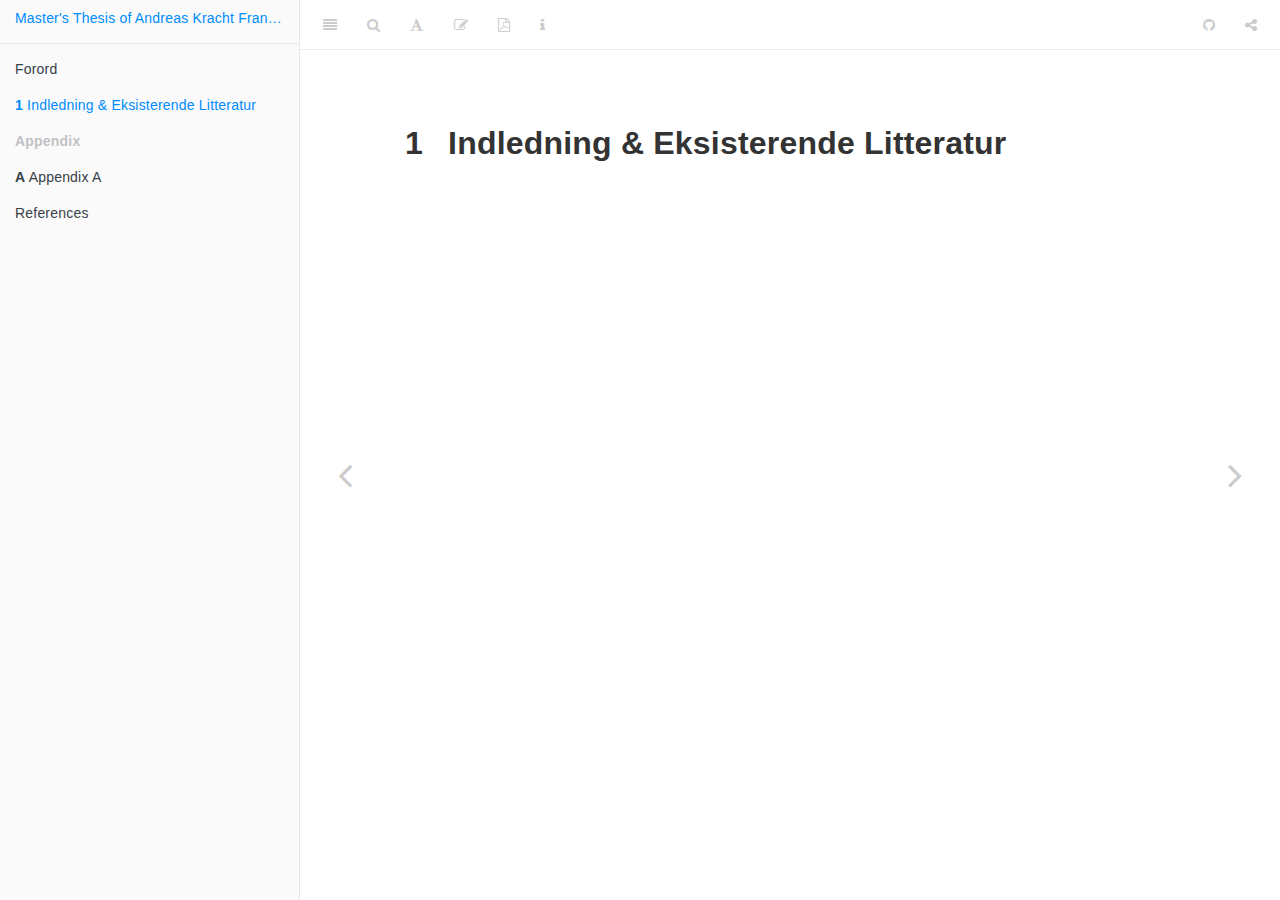
<file: Thesis/_book/indledning-eksisterende-litteratur.html>
<!DOCTYPE html>
<html xmlns="http://www.w3.org/1999/xhtml" lang="" xml:lang="">
<head>

  <meta charset="utf-8" />
  <meta http-equiv="X-UA-Compatible" content="IE=edge" />
  <title>1 Indledning &amp; Eksisterende Litteratur | Master’s Thesis – Andreas Kracht Frandsen</title>
  <meta name="description" content="Master’s Theis of Andreas Kracht Frandsen, Aarhus University." />
  <meta name="generator" content="bookdown 0.13 and GitBook 2.6.7" />

  <meta property="og:title" content="1 Indledning &amp; Eksisterende Litteratur | Master’s Thesis – Andreas Kracht Frandsen" />
  <meta property="og:type" content="book" />
  
  
  <meta property="og:description" content="Master’s Theis of Andreas Kracht Frandsen, Aarhus University." />
  <meta name="github-repo" content="afrandsen/afrandsen" />

  <meta name="twitter:card" content="summary" />
  <meta name="twitter:title" content="1 Indledning &amp; Eksisterende Litteratur | Master’s Thesis – Andreas Kracht Frandsen" />
  
  <meta name="twitter:description" content="Master’s Theis of Andreas Kracht Frandsen, Aarhus University." />
  




  <meta name="viewport" content="width=device-width, initial-scale=1" />
  <meta name="apple-mobile-web-app-capable" content="yes" />
  <meta name="apple-mobile-web-app-status-bar-style" content="black" />
  
  
<link rel="prev" href="index.html"/>
<link rel="next" href="appendix-a.html"/>
<script src="libs/jquery-2.2.3/jquery.min.js"></script>
<link href="libs/gitbook-2.6.7/css/style.css" rel="stylesheet" />
<link href="libs/gitbook-2.6.7/css/plugin-table.css" rel="stylesheet" />
<link href="libs/gitbook-2.6.7/css/plugin-bookdown.css" rel="stylesheet" />
<link href="libs/gitbook-2.6.7/css/plugin-highlight.css" rel="stylesheet" />
<link href="libs/gitbook-2.6.7/css/plugin-search.css" rel="stylesheet" />
<link href="libs/gitbook-2.6.7/css/plugin-fontsettings.css" rel="stylesheet" />










<link rel="stylesheet" href="style.css" type="text/css" />
</head>

<body>



  <div class="book without-animation with-summary font-size-2 font-family-1" data-basepath=".">

    <div class="book-summary">
      <nav role="navigation">

<ul class="summary">
<li><a href="./">Master's Thesis of Andreas Kracht Frandsen</a></li>

<li class="divider"></li>
<li class="chapter" data-level="" data-path="index.html"><a href="index.html"><i class="fa fa-check"></i>Forord</a></li>
<li class="chapter" data-level="1" data-path="indledning-eksisterende-litteratur.html"><a href="indledning-eksisterende-litteratur.html"><i class="fa fa-check"></i><b>1</b> Indledning &amp; Eksisterende Litteratur</a></li>
<li class="appendix"><span><b>Appendix</b></span></li>
<li class="chapter" data-level="A" data-path="appendix-a.html"><a href="appendix-a.html"><i class="fa fa-check"></i><b>A</b> Appendix A</a></li>
<li class="chapter" data-level="" data-path="references.html"><a href="references.html"><i class="fa fa-check"></i>References</a></li>
</ul>

      </nav>
    </div>

    <div class="book-body">
      <div class="body-inner">
        <div class="book-header" role="navigation">
          <h1>
            <i class="fa fa-circle-o-notch fa-spin"></i><a href="./"></a>
          </h1>
        </div>

        <div class="page-wrapper" tabindex="-1" role="main">
          <div class="page-inner">

            <section class="normal" id="section-">
<div id="indledning-eksisterende-litteratur" class="section level1">
<h1><span class="header-section-number">1</span> Indledning &amp; Eksisterende Litteratur</h1>


</div>



            </section>

          </div>
        </div>
      </div>
<a href="index.html" class="navigation navigation-prev " aria-label="Previous page"><i class="fa fa-angle-left"></i></a>
<a href="appendix-a.html" class="navigation navigation-next " aria-label="Next page"><i class="fa fa-angle-right"></i></a>
    </div>
  </div>
<script src="libs/gitbook-2.6.7/js/app.min.js"></script>
<script src="libs/gitbook-2.6.7/js/lunr.js"></script>
<script src="libs/gitbook-2.6.7/js/plugin-search.js"></script>
<script src="libs/gitbook-2.6.7/js/plugin-sharing.js"></script>
<script src="libs/gitbook-2.6.7/js/plugin-fontsettings.js"></script>
<script src="libs/gitbook-2.6.7/js/plugin-bookdown.js"></script>
<script src="libs/gitbook-2.6.7/js/jquery.highlight.js"></script>
<script>
gitbook.require(["gitbook"], function(gitbook) {
gitbook.start({
"sharing": {
"github": true,
"facebook": false,
"twitter": false,
"google": false,
"linkedin": false,
"weibo": false,
"instapaper": false,
"vk": false,
"all": ["facebook", "google", "twitter", "linkedin", "weibo", "instapaper"]
},
"fontsettings": {
"theme": "white",
"family": "sans",
"size": 2
},
"edit": {
"link": "https://github.com/afrandsen/master-thesis/edit/master/thesis/01-indledning.Rmd",
"text": "Edit"
},
"history": {
"link": null,
"text": null
},
"download": ["Master_Thesis_Andreas_Kracht_Frandsen.pdf"],
"toc": {
"collapse": "subsection"
}
});
});
</script>

<!-- dynamically load mathjax for compatibility with self-contained -->
<script>
  (function () {
    var script = document.createElement("script");
    script.type = "text/javascript";
    var src = "true";
    if (src === "" || src === "true") src = "https://mathjax.rstudio.com/latest/MathJax.js?config=TeX-MML-AM_CHTML";
    if (location.protocol !== "file:")
      if (/^https?:/.test(src))
        src = src.replace(/^https?:/, '');
    script.src = src;
    document.getElementsByTagName("head")[0].appendChild(script);
  })();
</script>
</body>

</html>
</file>
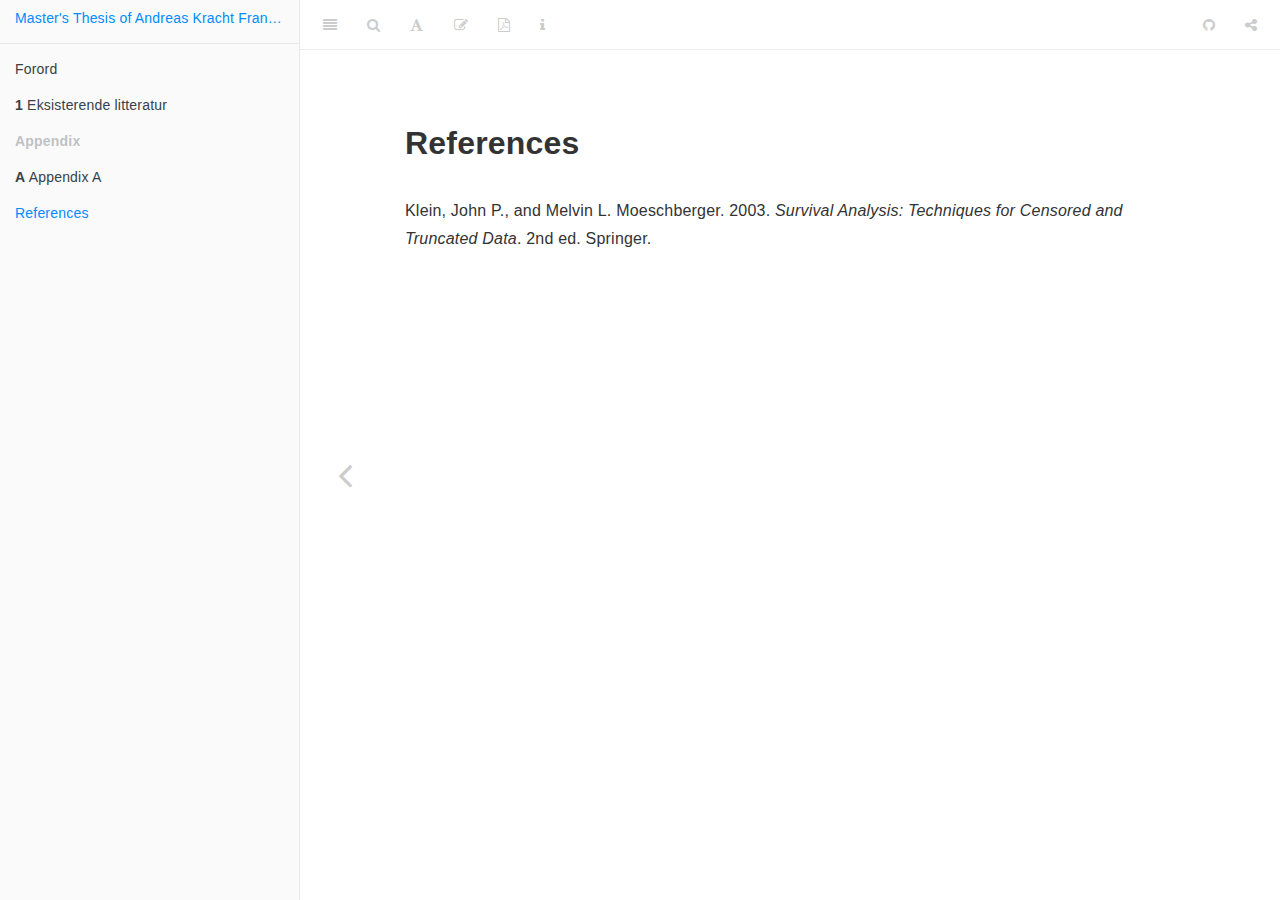
<file: Thesis/_book/references.html>
<!DOCTYPE html>
<html xmlns="http://www.w3.org/1999/xhtml" lang="" xml:lang="">
<head>

  <meta charset="utf-8" />
  <meta http-equiv="X-UA-Compatible" content="IE=edge" />
  <title>References | Master’s Thesis – Andreas Kracht Frandsen</title>
  <meta name="description" content="Master’s Theis of Andreas Kracht Frandsen, Aarhus University." />
  <meta name="generator" content="bookdown 0.13 and GitBook 2.6.7" />

  <meta property="og:title" content="References | Master’s Thesis – Andreas Kracht Frandsen" />
  <meta property="og:type" content="book" />
  
  
  <meta property="og:description" content="Master’s Theis of Andreas Kracht Frandsen, Aarhus University." />
  <meta name="github-repo" content="afrandsen/afrandsen" />

  <meta name="twitter:card" content="summary" />
  <meta name="twitter:title" content="References | Master’s Thesis – Andreas Kracht Frandsen" />
  
  <meta name="twitter:description" content="Master’s Theis of Andreas Kracht Frandsen, Aarhus University." />
  




  <meta name="viewport" content="width=device-width, initial-scale=1" />
  <meta name="apple-mobile-web-app-capable" content="yes" />
  <meta name="apple-mobile-web-app-status-bar-style" content="black" />
  
  
<link rel="prev" href="appendix-a.html"/>

<script src="libs/jquery-2.2.3/jquery.min.js"></script>
<link href="libs/gitbook-2.6.7/css/style.css" rel="stylesheet" />
<link href="libs/gitbook-2.6.7/css/plugin-table.css" rel="stylesheet" />
<link href="libs/gitbook-2.6.7/css/plugin-bookdown.css" rel="stylesheet" />
<link href="libs/gitbook-2.6.7/css/plugin-highlight.css" rel="stylesheet" />
<link href="libs/gitbook-2.6.7/css/plugin-search.css" rel="stylesheet" />
<link href="libs/gitbook-2.6.7/css/plugin-fontsettings.css" rel="stylesheet" />










<link rel="stylesheet" href="style.css" type="text/css" />
</head>

<body>



  <div class="book without-animation with-summary font-size-2 font-family-1" data-basepath=".">

    <div class="book-summary">
      <nav role="navigation">

<ul class="summary">
<li><a href="./">Master's Thesis of Andreas Kracht Frandsen</a></li>

<li class="divider"></li>
<li class="chapter" data-level="" data-path="index.html"><a href="index.html"><i class="fa fa-check"></i>Forord</a></li>
<li class="chapter" data-level="1" data-path="eksisterende-litteratur.html"><a href="eksisterende-litteratur.html"><i class="fa fa-check"></i><b>1</b> Eksisterende litteratur</a></li>
<li class="appendix"><span><b>Appendix</b></span></li>
<li class="chapter" data-level="A" data-path="appendix-a.html"><a href="appendix-a.html"><i class="fa fa-check"></i><b>A</b> Appendix A</a></li>
<li class="chapter" data-level="" data-path="references.html"><a href="references.html"><i class="fa fa-check"></i>References</a></li>
</ul>

      </nav>
    </div>

    <div class="book-body">
      <div class="body-inner">
        <div class="book-header" role="navigation">
          <h1>
            <i class="fa fa-circle-o-notch fa-spin"></i><a href="./"></a>
          </h1>
        </div>

        <div class="page-wrapper" tabindex="-1" role="main">
          <div class="page-inner">

            <section class="normal" id="section-">
<div id="references" class="section level1 unnumbered">
<h1>References</h1>

<div id="refs" class="references">
<div>
<p>Klein, John P., and Melvin L. Moeschberger. 2003. <em>Survival Analysis: Techniques for Censored and Truncated Data</em>. 2nd ed. Springer.</p>
</div>
</div>
</div>
            </section>

          </div>
        </div>
      </div>
<a href="appendix-a.html" class="navigation navigation-prev navigation-unique" aria-label="Previous page"><i class="fa fa-angle-left"></i></a>

    </div>
  </div>
<script src="libs/gitbook-2.6.7/js/app.min.js"></script>
<script src="libs/gitbook-2.6.7/js/lunr.js"></script>
<script src="libs/gitbook-2.6.7/js/plugin-search.js"></script>
<script src="libs/gitbook-2.6.7/js/plugin-sharing.js"></script>
<script src="libs/gitbook-2.6.7/js/plugin-fontsettings.js"></script>
<script src="libs/gitbook-2.6.7/js/plugin-bookdown.js"></script>
<script src="libs/gitbook-2.6.7/js/jquery.highlight.js"></script>
<script>
gitbook.require(["gitbook"], function(gitbook) {
gitbook.start({
"sharing": {
"github": true,
"facebook": false,
"twitter": false,
"google": false,
"linkedin": false,
"weibo": false,
"instapaper": false,
"vk": false,
"all": ["facebook", "google", "twitter", "linkedin", "weibo", "instapaper"]
},
"fontsettings": {
"theme": "white",
"family": "sans",
"size": 2
},
"edit": {
"link": "https://github.com/afrandsen/master-thesis/edit/master/thesis/03-references.Rmd",
"text": "Edit"
},
"history": {
"link": null,
"text": null
},
"download": ["Master_Thesis_Andreas_Kracht_Frandsen.pdf"],
"toc": {
"collapse": "subsection"
}
});
});
</script>

<!-- dynamically load mathjax for compatibility with self-contained -->
<script>
  (function () {
    var script = document.createElement("script");
    script.type = "text/javascript";
    var src = "true";
    if (src === "" || src === "true") src = "https://mathjax.rstudio.com/latest/MathJax.js?config=TeX-MML-AM_CHTML";
    if (location.protocol !== "file:")
      if (/^https?:/.test(src))
        src = src.replace(/^https?:/, '');
    script.src = src;
    document.getElementsByTagName("head")[0].appendChild(script);
  })();
</script>
</body>

</html>
</file>
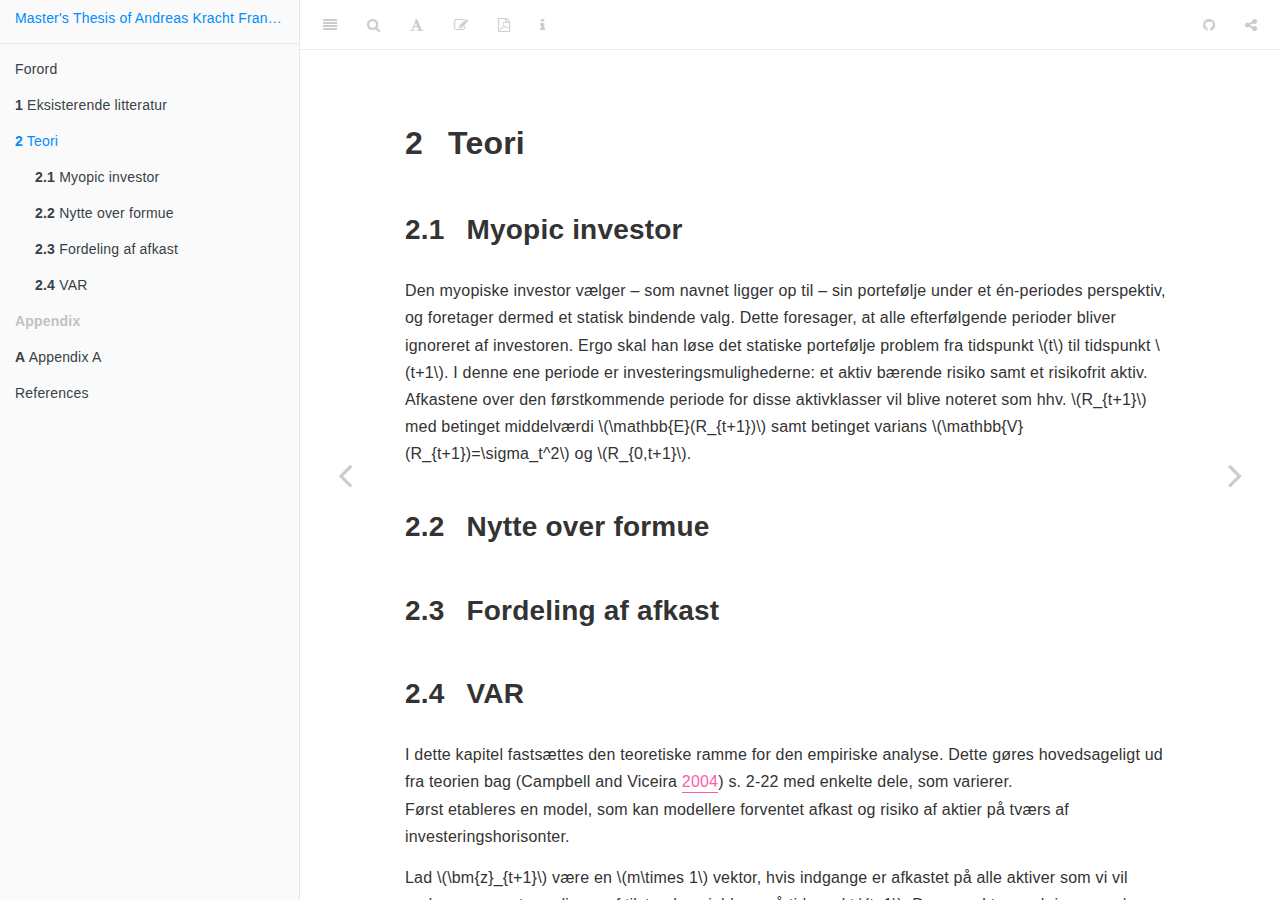
<file: Thesis/_book/teori.html>
<!DOCTYPE html>
<html xmlns="http://www.w3.org/1999/xhtml" lang="" xml:lang="">
<head>

  <meta charset="utf-8" />
  <meta http-equiv="X-UA-Compatible" content="IE=edge" />
  <title>2 Teori | Master’s Thesis – Andreas Kracht Frandsen</title>
  <meta name="description" content="Master’s Theis of Andreas Kracht Frandsen, Aarhus University." />
  <meta name="generator" content="bookdown 0.13 and GitBook 2.6.7" />

  <meta property="og:title" content="2 Teori | Master’s Thesis – Andreas Kracht Frandsen" />
  <meta property="og:type" content="book" />
  
  
  <meta property="og:description" content="Master’s Theis of Andreas Kracht Frandsen, Aarhus University." />
  <meta name="github-repo" content="afrandsen/afrandsen" />

  <meta name="twitter:card" content="summary" />
  <meta name="twitter:title" content="2 Teori | Master’s Thesis – Andreas Kracht Frandsen" />
  
  <meta name="twitter:description" content="Master’s Theis of Andreas Kracht Frandsen, Aarhus University." />
  




  <meta name="viewport" content="width=device-width, initial-scale=1" />
  <meta name="apple-mobile-web-app-capable" content="yes" />
  <meta name="apple-mobile-web-app-status-bar-style" content="black" />
  
  
<link rel="prev" href="eksisterende-litteratur.html"/>
<link rel="next" href="appendix-a.html"/>
<script src="libs/jquery-2.2.3/jquery.min.js"></script>
<link href="libs/gitbook-2.6.7/css/style.css" rel="stylesheet" />
<link href="libs/gitbook-2.6.7/css/plugin-table.css" rel="stylesheet" />
<link href="libs/gitbook-2.6.7/css/plugin-bookdown.css" rel="stylesheet" />
<link href="libs/gitbook-2.6.7/css/plugin-highlight.css" rel="stylesheet" />
<link href="libs/gitbook-2.6.7/css/plugin-search.css" rel="stylesheet" />
<link href="libs/gitbook-2.6.7/css/plugin-fontsettings.css" rel="stylesheet" />










<link rel="stylesheet" href="style.css" type="text/css" />
</head>

<body>



  <div class="book without-animation with-summary font-size-2 font-family-1" data-basepath=".">

    <div class="book-summary">
      <nav role="navigation">

<ul class="summary">
<li><a href="./">Master's Thesis of Andreas Kracht Frandsen</a></li>

<li class="divider"></li>
<li class="chapter" data-level="" data-path="index.html"><a href="index.html"><i class="fa fa-check"></i>Forord</a></li>
<li class="chapter" data-level="1" data-path="eksisterende-litteratur.html"><a href="eksisterende-litteratur.html"><i class="fa fa-check"></i><b>1</b> Eksisterende litteratur</a></li>
<li class="chapter" data-level="2" data-path="teori.html"><a href="teori.html"><i class="fa fa-check"></i><b>2</b> Teori</a><ul>
<li class="chapter" data-level="2.1" data-path="teori.html"><a href="teori.html#myopic-investor"><i class="fa fa-check"></i><b>2.1</b> Myopic investor</a></li>
<li class="chapter" data-level="2.2" data-path="teori.html"><a href="teori.html#nytte-over-formue"><i class="fa fa-check"></i><b>2.2</b> Nytte over formue</a></li>
<li class="chapter" data-level="2.3" data-path="teori.html"><a href="teori.html#fordeling-af-afkast"><i class="fa fa-check"></i><b>2.3</b> Fordeling af afkast</a></li>
<li class="chapter" data-level="2.4" data-path="teori.html"><a href="teori.html#var"><i class="fa fa-check"></i><b>2.4</b> VAR</a></li>
</ul></li>
<li class="appendix"><span><b>Appendix</b></span></li>
<li class="chapter" data-level="A" data-path="appendix-a.html"><a href="appendix-a.html"><i class="fa fa-check"></i><b>A</b> Appendix A</a></li>
<li class="chapter" data-level="" data-path="references.html"><a href="references.html"><i class="fa fa-check"></i>References</a></li>
</ul>

      </nav>
    </div>

    <div class="book-body">
      <div class="body-inner">
        <div class="book-header" role="navigation">
          <h1>
            <i class="fa fa-circle-o-notch fa-spin"></i><a href="./"></a>
          </h1>
        </div>

        <div class="page-wrapper" tabindex="-1" role="main">
          <div class="page-inner">

            <section class="normal" id="section-">
<div id="teori" class="section level1">
<h1><span class="header-section-number">2</span> Teori</h1>
<div id="myopic-investor" class="section level2">
<h2><span class="header-section-number">2.1</span> Myopic investor</h2>
<p>Den myopiske investor vælger – som navnet ligger op til – sin portefølje under et én-periodes perspektiv, og foretager dermed et statisk bindende valg. Dette foresager, at alle efterfølgende perioder bliver ignoreret af investoren. Ergo skal han løse det statiske portefølje problem fra tidspunkt <span class="math inline">\(t\)</span> til tidspunkt <span class="math inline">\(t+1\)</span>. I denne ene periode er investeringsmulighederne: et aktiv bærende risiko samt et risikofrit aktiv. Afkastene over den førstkommende periode for disse aktivklasser vil blive noteret som hhv. <span class="math inline">\(R_{t+1}\)</span> med betinget middelværdi <span class="math inline">\(\mathbb{E}(R_{t+1})\)</span> samt betinget varians <span class="math inline">\(\mathbb{V}(R_{t+1})=\sigma_t^2\)</span> og <span class="math inline">\(R_{0,t+1}\)</span>.</p>
</div>
<div id="nytte-over-formue" class="section level2">
<h2><span class="header-section-number">2.2</span> Nytte over formue</h2>
</div>
<div id="fordeling-af-afkast" class="section level2">
<h2><span class="header-section-number">2.3</span> Fordeling af afkast</h2>
</div>
<div id="var" class="section level2">
<h2><span class="header-section-number">2.4</span> VAR</h2>
I dette kapitel fastsættes den teoretiske ramme for den empiriske analyse. Dette gøres hovedsageligt ud fra teorien bag <span class="citation">(Campbell and Viceira <a href="#ref-Userguide2004" role="doc-biblioref">2004</a>)</span> s. 2-22 med enkelte dele, som varierer.

<p>Først etableres en model, som kan modellere forventet afkast og risiko af aktier på tværs af investeringshorisonter.</p>

<p>Lad <span class="math inline">\(\bm{z}_{t+1}\)</span> være en <span class="math inline">\(m\times 1\)</span> vektor, hvis indgange er afkastet på alle aktiver som vi vil undersøge samt værdierne af tilstandsvariablene på tidspunkt <span class="math inline">\(t+1\)</span>. Denne vektor opskrives som
<span class="math display">\[\begin{equation}
        \bm{z}_{t+1}\equiv
        \begin{bmatrix}
        r_{0,t+1}\\
        \bm{r}_{t+1}-r_{0,t+1}\\
        \bm{s}_{t+1}
        \end{bmatrix}\equiv
        \begin{bmatrix}
        r_{0,t+1}\\
        \bm{x}_{t+1}\\
        \bm{s}_{t+1}
        \end{bmatrix},
    \end{equation}\]</span>
hvor <span class="math inline">\(r_{0,t+1}\)</span> er netto log-afkastet af det aktiv, som vores merafkast for de andre aktiver regnes ud fra, <span class="math inline">\(\bm{x}_{t+1}\)</span> er en vektor af netto log-merafkast for alle andre aktiver, og <span class="math inline">\(\bm{s}_{t+1}\)</span> er en vektor indeholdende realisationerne af tilstandsvariablene. Vi antager samtidig, at der eksisterer <span class="math inline">\(n+1\)</span> klasser af aktiver og <span class="math inline">\(m-n-1\)</span> tilstandsvariable.</p>

<p>Nu viser vi, hvordan momenterne af netto afkastene fremkommer ved brug af en VAR process. Vi antager, at aktivernes afkast samt tilstandsvariablene følger en <span class="math inline">\(\text{VAR}(1)\)</span> process
<span class="math display">\[\begin{equation}
        z_{i,t+1}=\varphi_0+\varphi_1 z_{1,t}+\dots+\varphi_i z_{i,t}+\dots+v_{i,t+1},
    \end{equation}\]</span>
hvor hver variabel, <span class="math inline">\(z_{i,t+1}\)</span>, afhænger lineært af en konstant, værdien af variablen på tidspunkt <span class="math inline">\(t\)</span>, værdien af alle andre variable på tidspunkt <span class="math inline">\(t\)</span> samt et fejlled.</p>

<p>I matrixnotation får vi da følgende kompakteopskrivning
<span class="math display">\[\begin{equation}\label{eq:1}
        \bm{z}_{t+1}=\bm{\Phi}_0+\bm{\Phi}_1\bm{z}_t+\bm{v}_{t+1},
    \end{equation}\]</span>
hvor <span class="math inline">\(\bm{\Phi}\)</span> er en vektor af afskæringer, <span class="math inline">\(\bm{\Phi}_1\)</span> er en kvadratisk matrix, som indeholder hældningskoefficienterne og <span class="math inline">\(\bm{v}_{t+1}\)</span> er en vektor fejlled til: realisationerne af afkast samt alle afkast variable i vores model, med middelværdi <span class="math inline">\(0\)</span>.</p>

<p>For at få stationalitetsbetingelsen opfyldt i vores model, antager vi, at
<span class="math display">\[\begin{equation*}
        |\bm{\Phi}_1|\in(-1,1).
    \end{equation*}\]</span>
Dvs. at determinanten af vores matrix – bestående af hældningskoefficienter – er begrænset mellem <span class="math inline">\(-1\)</span> og <span class="math inline">\(1\)</span>.</p>

<p>Slutteligt antager vi, at fejlleddet er normalfordelt
<span class="math display">\[\begin{equation}\label{eq:2}
        \bm{v}_{t+1}\overset{\text{i.i.d.}}{\sim}N(0,\bm{\Sigma}_v),
    \end{equation}\]</span>
hvor middelværdien er <span class="math inline">\(0\)</span>, som tidligere nævnt, og <span class="math inline">\(\bm{\Sigma}_v\)</span> er kovariansmatricen, som tillige er symmetrisk. For notationens skyld sætter vi
<span class="math display">\[\begin{equation*}
        \bm{\Sigma}_v\equiv \mathbb{V}_t(\bm{v}_{t+1})=
        \begin{bmatrix}
        \bm{\sigma}_0^2 &amp; \bm{\sigma}_{0x} &amp; \bm{\sigma}_{0s}\\
        \bm{\sigma}_{0x} &amp; \bm{\Sigma}_{xx} &amp; \bm{\Sigma}_{xs}\\
        \bm{\sigma}_{0s} &amp; \bm{\Sigma}_{xs} &amp; \bm{\Sigma}_{s}\\
        \end{bmatrix},
    \end{equation*}\]</span>
hvor indgangene på diagonalen er: variansen af netto afkastet på vores benchmark aktiv, kovariansmatricen af uventede merafkast og kovariansmatricen af tilstandsvariablene. Uden for diagonalen består indgangene af: kovariansen mellem netto afkastet af benchmark aktivet og hhv. merafkastet for alle andre aktiver samt fejlledene til tilstandsvariablene.</p>

<p>Vi antager, at kovariansmatricen ikke ændrer sig med tiden, eftersom empiriske undersøgelser viser, at ændringer i risiko er kortvarige fænomener <span class="citation">(Campbell <a href="#ref-Camp1987" role="doc-biblioref">1987</a>)</span> s. 32-33, men kovariansmatricen kan stadig ændre sig på tværs af investeringshorisonter.</p>

<p>Den ubetingede middelværdi og kovariansmatrix af <span class="math inline">\(\bm{z}_{t+1}\)</span> er givet ved
<span class="math display">\[\begin{align*}
        \mathbb{E}_t(\bm{z}_{t+1}) &amp;= (\bm{I}_m-\bm{\Phi}_1)^{-1}\bm{\Phi}_0\\
        \text{vec}(\bm{\Sigma}_{zz}) &amp;= (\bm{I}_{m^2}-\bm{\Phi}_1\otimes\bm{\Phi}_1)^{-1}\text{vec}(\bm{\Sigma}_v).
    \end{align*}\]</span>
Ovenstående ligninger ligger også til grund for determinantbetingelsen: hvis ikke determinanten af <span class="math inline">\(\bm{\Phi}_1\)</span> var begrænset af <span class="math inline">\(-1\)</span> og <span class="math inline">\(1\)</span>, ville den ubetingede middelværdi og varians af <span class="math inline">\(\bm{z}_{t+1}\)</span> ikke være defineret.</p>

<p>Nu udledes den betingede middelværdi og kovariansmatrix af <span class="math inline">\((\bm{z}_{t+1}+\dots+\bm{z}_{t+k})\)</span> for enhver horisont <span class="math inline">\(k\)</span>. Dette gøres eftersom det akkumulerede <span class="math inline">\(k\)</span>-periode afkast fremkommer ved at addere én-periode log-afkast over <span class="math inline">\(k\)</span> perioder. Ved rekursion af  fås
<span class="math display">\[\begin{align*}
        \bm{z}_{t+1}&amp;=\bm{\Phi}_0+\bm{\Phi}_1 \bm{z}_t+\bm{v}_{t+1}\\
        \bm{z}_{t+2}&amp;=\bm{\Phi}_0+\bm{\Phi}_1 \bm{z}_{t+1}+\bm{v}_{t+2}=\bm{\Phi}_0+\bm{\Phi}_1\bm{\Phi}_0+\bm{\Phi}_1\bm{\Phi}_1 \bm{z}_t +\bm{\Phi}_1 \bm{v}_{t+1}+\bm{v}_{t+2}\\
        &amp;\vdots\\
        \bm{z}_{t+k}&amp;=\bm{\Phi}_0+\bm{\Phi}_1\bm{\Phi}_0+\bm{\Phi}_1^2\bm{\Phi}_0+\dots+\bm{\Phi}_1^{k-1}\bm{\Phi}_0+\bm{\Phi}_1^k \bm{z}_t+\bm{\Phi}_1^{k-1}\bm{v}_{t+1}+\bm{\Phi}_1^{k-2}\bm{v}_{t+2}+\dots+\bm{\Phi}_1 \bm{v}_{t+k-1}+\bm{v}_{t+k}.
    \end{align*}\]</span>
Herefter adderer vi udtrykkene for <span class="math inline">\(\bm{z}_{t+1}\)</span>, <span class="math inline">\(\bm{z}_{t+2},\dots,\bm{z}_{t+k}\)</span> og får
<span class="math display">\[\begin{align*}
        \bm{z}_{t+1}+\dots+\bm{z}_{t+k}=&amp;\left(k+(k-1)\bm{\Phi}_1+(k-2)\bm{\Phi}_1^2+\dots+\bm{\Phi}_1^{k-1}\right)\Phi_0\\
        &amp;+\left(\bm{\Phi}_1^k+\bm{\Phi}_1^{k-1}+\dots+\bm{\Phi}_1\right)\bm{z}_t\\
        &amp;+\left(1+\bm{\Phi}_1+\dots+\bm{\Phi}_1^{k-1}\right)\bm{v}_{t+1}\\
        &amp;+\left(1+\bm{\Phi}_1+\dots+\bm{\Phi}_1^{k-2}\right)\bm{v}_{t+2}\\
        &amp;+\dots\\
        &amp;+(I+\bm{\Phi}_1)\bm{v}_{t+k-1}+\bm{v}_{t+k}.
    \end{align*}\]</span>
Ved brug af sumoperatoren kan vi skrive ovenstående i kompaktform
<span class="math display">\[\begin{equation}
        \bm{z}_{t+1}+\dots+\bm{z}_{t+k}=\left(\sum_{i=0}^{k-1} (k-i)\bm{\Phi}_1^i\right)\bm{\Phi}_0+\left(\sum_{j=1}^k \bm{\Phi}_1^j\right)\bm{z}_t+\sum_{q=1}^k\left(\sum_{p=0}^{k-q} \bm{\Phi}_1^p \bm{v}_{t+q}\right).
    \end{equation}\]</span>
Nu kan vi beregne de betingede <span class="math inline">\(k\)</span>-periode momenter af tilstandsvektoren. Den betingende middelværdi er
<span class="math display">\[\begin{equation}
        \mathbb{E}_t(\bm{z}_{t+1}+\dots+\bm{z}_{t+k})=\left(\sum_{i=0}^{k-1}(k-1)\bm{\Phi}_1^i\right)\bm{\Phi}_0+\left(\sum_{j=1}^k \bm{\Phi}_i^j\right)\bm{z}_t,
    \end{equation}\]</span>
hvor vi benytter antagelsen i .</p>

Den betingede varians er
<span class="math display">\[\begin{align}
        \mathbb{V}_t(\bm{z}_{t+1}+\dots+\bm{z}_{t+k})
        &amp;=\mathbb{V}_t\left(\left(\sum_{i=0}^{k-1}(k-1)\bm{\Phi}_1^i\right)\bm{\Phi}_0+\left(\sum_{j=1}^k \bm{\Phi}_i^j\right)\bm{z}_t +\sum_{q=1}^k\left(\sum_{p=0}^{k-q}\bm{\Phi}_1^p \bm{v}_{t+q}\right)\right) \nonumber\\
        &amp;=\mathbb{V}_t\left(\sum_{q=1}^k\left(\sum_{p=0}^{k-q} \bm{\Phi}_1^p \bm{v}_{t+q}\right)\right) \label{eq:3},
    \end{align}\]</span>
hvor de første to led i variansen forsvinder, da de er konstante eller kendte på tidspunkt <span class="math inline">\(t\)</span>. Ved omskrivning af  fås
<span class="math display">\[\begin{align*}
        \mathbb{V}_t(\bm{z}_{t+1}+\dots+\bm{z}_{t+k})&amp;=\mathbb{V}_t\big(\big(I+\bm{\Phi}_1+\dots+\bm{\Phi}_1^{k-1}\big)\bm{v}_{t+1}+\big(I+\bm{\Phi}_1+\dots+\bm{\Phi}_1^{k-2}\big)\bm{v}_{t+2}\\
        &amp;\hphantom{=}+\dots+\big(I+\Phi_1\big)\bm{v}_{t+k-1}+\bm{v}_{t+k}\big)\\
        &amp;=\Sigma_v+\big(I+\bm{\Phi}_1\big)\Sigma_v(I+\bm{\Phi}_1)&#39;+\big(I+\bm{\Phi}_1+\bm{\Phi}_1\bm{\Phi}_1\big)\Sigma_v\big(I+\bm{\Phi}_1+\bm{\Phi}_1\bm{\Phi}_1\big)&#39;\\
        &amp;\hphantom{=}+\dots+\big(I+\bm{\Phi}_1+\dots+\bm{\Phi}_1^{k-1}\big)\Sigma_v\big(I+\bm{\Phi}_1&#39;+\dots+\bm{\Phi}_1^{k-1}\big)&#39;,
    \end{align*}\]</span>
som følger af omskrivning af leddene, og at den betingede kovariansmatrix af <span class="math inline">\(v_{t+i}\)</span> er den samme for alle <span class="math inline">\(i\)</span>.

<p>Eftersom vi kun er interesserede i den del af vores VAR process, som indeholder afkast, benytter vi de såkaldte selektionsmatricer.</p>

<p>Vil vi have det forventede <span class="math inline">\(k\)</span>-periode log-afkast pr. periode, kan vi benytte
<span class="math display">\[\begin{equation*}
        \bm{H}_r=\begin{pmatrix}\bm{I}_{n+1} &amp; \bm{0}_{m-n}\end{pmatrix},
    \end{equation*}\]</span>
ved at anvende denne matrix på den betingede middelværdi fås da
<span class="math display">\[\begin{equation}
        \frac{1}{k}\begin{pmatrix}
        \mathbb{E}_t\left( r_{0,t+1}^{(k)} \right)\\
        \mathbb{E}_t\left( \bm{r}_{t+1}^{(k)}-r_{0,t+1}^{(k)}\bm{\ell} \right)
        \end{pmatrix}=\frac{1}{k}\bm{H}_r\mathbb{E}_t(\bm{z}_{t+1}+\dots+\bm{z}_{t+k}).
    \end{equation}\]</span>
Anvender vi den på den betingede varians fås
<span class="math display">\[\begin{equation}
        \frac{1}{k}\mathbb{V}_t\begin{pmatrix}
        r_{0,t+1}^{(k)}\\
        \bm{r}_{t+1}^{(k)}-r_{0,t+1}^{(k)}\bm{\ell}
        \end{pmatrix}=\frac{1}{k}\begin{pmatrix}
        \sigma_0^2(k) &amp; \bm{\sigma}_{0x}(k)&#39;\\
        \bm{\sigma}_{0x}(k) &amp; \bm{\Sigma}_{xx}(k)
        \end{pmatrix}=\frac{1}{k}\bm{H}_r\mathbb{V}_t(\bm{z}_{t+1}+\dots+\bm{z}_{t+k})\bm{H}_r&#39;.
    \end{equation}\]</span>
Den anden selektionsmatrix vi vil benytte kan udtrække netto <span class="math inline">\(k\)</span>-periode log-afkastet pr. periode
<span class="math display">\[\begin{equation}
        \bm{M}_r=\begin{pmatrix}
        1 &amp; \bm{0}_{1\times n} &amp; \bm{0}_{1\times (m-n-1)}\\
        \bm{\ell}_n &amp; \bm{I}_n &amp; \bm{0}_{m-n-1}
        \end{pmatrix}.\label{eq:sel}
    \end{equation}\]</span>
Anvender vi den på den betingede middelværdi fås
<span class="math display">\[\begin{equation}
        \frac{1}{k}\begin{pmatrix}
        \mathbb{E}_t\left( r_{0,t+1}^{(k)} \right)\\
        \mathbb{E}_t\left( \bm{r}_{t+1}^{(k)} \right)=\frac{1}{k}\bm{M}_r\mathbb{E}_t(\bm{z}_{t+1}+\dots+\bm{z}_{t+k})
        \end{pmatrix}.
    \end{equation}\]</span>
Slutteligt anvendes den på den betingede varians
<span class="math display">\[\begin{equation}
        \frac{1}{k}\mathbb{V}_t\begin{pmatrix}
        r_{0,t+1}^{(k)}\\
        \bm{r}_{t+1}^{(k)}
        \end{pmatrix}=\frac{1}{k}\bm{\Sigma}_{rr}(k)=\frac{1}{k}\bm{M}_r\mathbb{V}_t(\bm{z}_{t+1}+\dots+\bm{z}_{t+k})\bm{M}_r&#39;.\label{eq:bv}
    \end{equation}\]</span></p>

</div>
</div>



<h3>References</h3>
<div id="refs" class="references">
<div id="ref-Camp1987">
<p>Campbell, John Y. 1987. “Stock Returns and the Term Structure.” <em>Journal of Financial Economics</em> 18.</p>
</div>
<div id="ref-Userguide2004">
<p>Campbell, John Y., and Luis M. Viceira. 1999. “Consumption and Portfolio Decision When Expected Return Are Time Varying.” <em>The Quaterly Journal of Economics</em> 144: 433–95.</p> 2003. <em>Strategic Asset Allocation</em>. 1st ed. Oxford University Press.</p> 2004. “Long-Horizon Mean-Variance Analysis: A User Guide.” <em>The National Bureau of Economic Research</em>.</p>
</div>
</div>
            </section>

          </div>
        </div>
      </div>
<a href="eksisterende-litteratur.html" class="navigation navigation-prev " aria-label="Previous page"><i class="fa fa-angle-left"></i></a>
<a href="appendix-a.html" class="navigation navigation-next " aria-label="Next page"><i class="fa fa-angle-right"></i></a>
    </div>
  </div>
<script src="libs/gitbook-2.6.7/js/app.min.js"></script>
<script src="libs/gitbook-2.6.7/js/lunr.js"></script>
<script src="libs/gitbook-2.6.7/js/plugin-search.js"></script>
<script src="libs/gitbook-2.6.7/js/plugin-sharing.js"></script>
<script src="libs/gitbook-2.6.7/js/plugin-fontsettings.js"></script>
<script src="libs/gitbook-2.6.7/js/plugin-bookdown.js"></script>
<script src="libs/gitbook-2.6.7/js/jquery.highlight.js"></script>
<script>
gitbook.require(["gitbook"], function(gitbook) {
gitbook.start({
"sharing": {
"github": true,
"facebook": false,
"twitter": false,
"google": false,
"linkedin": false,
"weibo": false,
"instapaper": false,
"vk": false,
"all": ["facebook", "google", "twitter", "linkedin", "weibo", "instapaper"]
},
"fontsettings": {
"theme": "white",
"family": "sans",
"size": 2
},
"edit": {
"link": "https://github.com/afrandsen/master-thesis/edit/master/thesis/02-teori.Rmd",
"text": "Edit"
},
"history": {
"link": null,
"text": null
},
"download": ["Master_Thesis_Andreas_Kracht_Frandsen.pdf"],
"toc": {
"collapse": "subsection"
}
});
});
</script>

<!-- dynamically load mathjax for compatibility with self-contained -->
<script>
  (function () {
    var script = document.createElement("script");
    script.type = "text/javascript";
    var src = "true";
    if (src === "" || src === "true") src = "https://mathjax.rstudio.com/latest/MathJax.js?config=TeX-MML-AM_CHTML";
    if (location.protocol !== "file:")
      if (/^https?:/.test(src))
        src = src.replace(/^https?:/, '');
    script.src = src;
    document.getElementsByTagName("head")[0].appendChild(script);
  })();
</script>
</body>

</html>
</file>
<file: Thesis/_book/libs/gitbook-2.6.7/css/plugin-table.css>
.book .book-body .page-wrapper .page-inner section.normal table{display:table;width:100%;border-collapse:collapse;border-spacing:0;overflow:auto}.book .book-body .page-wrapper .page-inner section.normal table td,.book .book-body .page-wrapper .page-inner section.normal table th{padding:6px 13px;border:1px solid #ddd}.book .book-body .page-wrapper .page-inner section.normal table tr{background-color:#fff;border-top:1px solid #ccc}.book .book-body .page-wrapper .page-inner section.normal table tr:nth-child(2n){background-color:#f8f8f8}.book .book-body .page-wrapper .page-inner section.normal table th{font-weight:700}
</file>
<file: Thesis/_book/libs/gitbook-2.6.7/css/plugin-bookdown.css>
.book .book-header h1 {
  padding-left: 20px;
  padding-right: 20px;
}
.book .book-header.fixed {
  position: fixed;
  right: 0;
  top: 0;
  left: 0;
  border-bottom: 1px solid rgba(0,0,0,.07);
}
span.search-highlight {
  background-color: #ffff88;
}
@media (min-width: 600px) {
  .book.with-summary .book-header.fixed {
    left: 300px;
  }
}
@media (max-width: 1240px) {
  .book .book-body.fixed {
    top: 50px;
  }
  .book .book-body.fixed .body-inner {
    top: auto;
  }
}
@media (max-width: 600px) {
  .book.with-summary .book-header.fixed {
    left: calc(100% - 60px);
    min-width: 300px;
  }
  .book.with-summary .book-body {
    transform: none;
    left: calc(100% - 60px);
    min-width: 300px;
  }
  .book .book-body.fixed {
    top: 0;
  }
}

.book .book-body.fixed .body-inner {
  top: 50px;
}
.book .book-body .page-wrapper .page-inner section.normal sub, .book .book-body .page-wrapper .page-inner section.normal sup {
  font-size: 85%;
}

@media print {
  .book .book-summary, .book .book-body .book-header, .fa {
    display: none !important;
  }
  .book .book-body.fixed {
    left: 0px;
  }
  .book .book-body,.book .book-body .body-inner, .book.with-summary {
    overflow: visible !important;
  }
}
.kable_wrapper {
  border-spacing: 20px 0;
  border-collapse: separate;
  border: none;
  margin: auto;
}
.kable_wrapper > tbody > tr > td {
  vertical-align: top;
}
.book .book-body .page-wrapper .page-inner section.normal table tr.header {
  border-top-width: 2px;
}
.book .book-body .page-wrapper .page-inner section.normal table tr:last-child td {
  border-bottom-width: 2px;
}
.book .book-body .page-wrapper .page-inner section.normal table td, .book .book-body .page-wrapper .page-inner section.normal table th {
  border-left: none;
  border-right: none;
}
.book .book-body .page-wrapper .page-inner section.normal table.kable_wrapper > tbody > tr, .book .book-body .page-wrapper .page-inner section.normal table.kable_wrapper > tbody > tr > td {
  border-top: none;
}
.book .book-body .page-wrapper .page-inner section.normal table.kable_wrapper > tbody > tr:last-child > td {
    border-bottom: none;
}

div.theorem, div.lemma, div.corollary, div.proposition, div.conjecture {
  font-style: italic;
}
span.theorem, span.lemma, span.corollary, span.proposition, span.conjecture {
  font-style: normal;
}
div.proof:after {
  content: "\25a2";
  float: right;
}
.header-section-number {
  padding-right: .5em;
}
</file>
<file: Thesis/_book/libs/gitbook-2.6.7/css/plugin-highlight.css>
.book .book-body .page-wrapper .page-inner section.normal pre,
.book .book-body .page-wrapper .page-inner section.normal code {
  /* http://jmblog.github.com/color-themes-for-google-code-highlightjs */
  /* Tomorrow Comment */
  /* Tomorrow Red */
  /* Tomorrow Orange */
  /* Tomorrow Yellow */
  /* Tomorrow Green */
  /* Tomorrow Aqua */
  /* Tomorrow Blue */
  /* Tomorrow Purple */
}
.book .book-body .page-wrapper .page-inner section.normal pre .hljs-comment,
.book .book-body .page-wrapper .page-inner section.normal code .hljs-comment,
.book .book-body .page-wrapper .page-inner section.normal pre .hljs-title,
.book .book-body .page-wrapper .page-inner section.normal code .hljs-title {
  color: #8e908c;
}
.book .book-body .page-wrapper .page-inner section.normal pre .hljs-variable,
.book .book-body .page-wrapper .page-inner section.normal code .hljs-variable,
.book .book-body .page-wrapper .page-inner section.normal pre .hljs-attribute,
.book .book-body .page-wrapper .page-inner section.normal code .hljs-attribute,
.book .book-body .page-wrapper .page-inner section.normal pre .hljs-tag,
.book .book-body .page-wrapper .page-inner section.normal code .hljs-tag,
.book .book-body .page-wrapper .page-inner section.normal pre .hljs-regexp,
.book .book-body .page-wrapper .page-inner section.normal code .hljs-regexp,
.book .book-body .page-wrapper .page-inner section.normal pre .ruby .hljs-constant,
.book .book-body .page-wrapper .page-inner section.normal code .ruby .hljs-constant,
.book .book-body .page-wrapper .page-inner section.normal pre .xml .hljs-tag .hljs-title,
.book .book-body .page-wrapper .page-inner section.normal code .xml .hljs-tag .hljs-title,
.book .book-body .page-wrapper .page-inner section.normal pre .xml .hljs-pi,
.book .book-body .page-wrapper .page-inner section.normal code .xml .hljs-pi,
.book .book-body .page-wrapper .page-inner section.normal pre .xml .hljs-doctype,
.book .book-body .page-wrapper .page-inner section.normal code .xml .hljs-doctype,
.book .book-body .page-wrapper .page-inner section.normal pre .html .hljs-doctype,
.book .book-body .page-wrapper .page-inner section.normal code .html .hljs-doctype,
.book .book-body .page-wrapper .page-inner section.normal pre .css .hljs-id,
.book .book-body .page-wrapper .page-inner section.normal code .css .hljs-id,
.book .book-body .page-wrapper .page-inner section.normal pre .css .hljs-class,
.book .book-body .page-wrapper .page-inner section.normal code .css .hljs-class,
.book .book-body .page-wrapper .page-inner section.normal pre .css .hljs-pseudo,
.book .book-body .page-wrapper .page-inner section.normal code .css .hljs-pseudo {
  color: #c82829;
}
.book .book-body .page-wrapper .page-inner section.normal pre .hljs-number,
.book .book-body .page-wrapper .page-inner section.normal code .hljs-number,
.book .book-body .page-wrapper .page-inner section.normal pre .hljs-preprocessor,
.book .book-body .page-wrapper .page-inner section.normal code .hljs-preprocessor,
.book .book-body .page-wrapper .page-inner section.normal pre .hljs-pragma,
.book .book-body .page-wrapper .page-inner section.normal code .hljs-pragma,
.book .book-body .page-wrapper .page-inner section.normal pre .hljs-built_in,
.book .book-body .page-wrapper .page-inner section.normal code .hljs-built_in,
.book .book-body .page-wrapper .page-inner section.normal pre .hljs-literal,
.book .book-body .page-wrapper .page-inner section.normal code .hljs-literal,
.book .book-body .page-wrapper .page-inner section.normal pre .hljs-params,
.book .book-body .page-wrapper .page-inner section.normal code .hljs-params,
.book .book-body .page-wrapper .page-inner section.normal pre .hljs-constant,
.book .book-body .page-wrapper .page-inner section.normal code .hljs-constant {
  color: #f5871f;
}
.book .book-body .page-wrapper .page-inner section.normal pre .ruby .hljs-class .hljs-title,
.book .book-body .page-wrapper .page-inner section.normal code .ruby .hljs-class .hljs-title,
.book .book-body .page-wrapper .page-inner section.normal pre .css .hljs-rules .hljs-attribute,
.book .book-body .page-wrapper .page-inner section.normal code .css .hljs-rules .hljs-attribute {
  color: #eab700;
}
.book .book-body .page-wrapper .page-inner section.normal pre .hljs-string,
.book .book-body .page-wrapper .page-inner section.normal code .hljs-string,
.book .book-body .page-wrapper .page-inner section.normal pre .hljs-value,
.book .book-body .page-wrapper .page-inner section.normal code .hljs-value,
.book .book-body .page-wrapper .page-inner section.normal pre .hljs-inheritance,
.book .book-body .page-wrapper .page-inner section.normal code .hljs-inheritance,
.book .book-body .page-wrapper .page-inner section.normal pre .hljs-header,
.book .book-body .page-wrapper .page-inner section.normal code .hljs-header,
.book .book-body .page-wrapper .page-inner section.normal pre .ruby .hljs-symbol,
.book .book-body .page-wrapper .page-inner section.normal code .ruby .hljs-symbol,
.book .book-body .page-wrapper .page-inner section.normal pre .xml .hljs-cdata,
.book .book-body .page-wrapper .page-inner section.normal code .xml .hljs-cdata {
  color: #718c00;
}
.book .book-body .page-wrapper .page-inner section.normal pre .css .hljs-hexcolor,
.book .book-body .page-wrapper .page-inner section.normal code .css .hljs-hexcolor {
  color: #3e999f;
}
.book .book-body .page-wrapper .page-inner section.normal pre .hljs-function,
.book .book-body .page-wrapper .page-inner section.normal code .hljs-function,
.book .book-body .page-wrapper .page-inner section.normal pre .python .hljs-decorator,
.book .book-body .page-wrapper .page-inner section.normal code .python .hljs-decorator,
.book .book-body .page-wrapper .page-inner section.normal pre .python .hljs-title,
.book .book-body .page-wrapper .page-inner section.normal code .python .hljs-title,
.book .book-body .page-wrapper .page-inner section.normal pre .ruby .hljs-function .hljs-title,
.book .book-body .page-wrapper .page-inner section.normal code .ruby .hljs-function .hljs-title,
.book .book-body .page-wrapper .page-inner section.normal pre .ruby .hljs-title .hljs-keyword,
.book .book-body .page-wrapper .page-inner section.normal code .ruby .hljs-title .hljs-keyword,
.book .book-body .page-wrapper .page-inner section.normal pre .perl .hljs-sub,
.book .book-body .page-wrapper .page-inner section.normal code .perl .hljs-sub,
.book .book-body .page-wrapper .page-inner section.normal pre .javascript .hljs-title,
.book .book-body .page-wrapper .page-inner section.normal code .javascript .hljs-title,
.book .book-body .page-wrapper .page-inner section.normal pre .coffeescript .hljs-title,
.book .book-body .page-wrapper .page-inner section.normal code .coffeescript .hljs-title {
  color: #4271ae;
}
.book .book-body .page-wrapper .page-inner section.normal pre .hljs-keyword,
.book .book-body .page-wrapper .page-inner section.normal code .hljs-keyword,
.book .book-body .page-wrapper .page-inner section.normal pre .javascript .hljs-function,
.book .book-body .page-wrapper .page-inner section.normal code .javascript .hljs-function {
  color: #8959a8;
}
.book .book-body .page-wrapper .page-inner section.normal pre .hljs,
.book .book-body .page-wrapper .page-inner section.normal code .hljs {
  display: block;
  background: white;
  color: #4d4d4c;
  padding: 0.5em;
}
.book .book-body .page-wrapper .page-inner section.normal pre .coffeescript .javascript,
.book .book-body .page-wrapper .page-inner section.normal code .coffeescript .javascript,
.book .book-body .page-wrapper .page-inner section.normal pre .javascript .xml,
.book .book-body .page-wrapper .page-inner section.normal code .javascript .xml,
.book .book-body .page-wrapper .page-inner section.normal pre .tex .hljs-formula,
.book .book-body .page-wrapper .page-inner section.normal code .tex .hljs-formula,
.book .book-body .page-wrapper .page-inner section.normal pre .xml .javascript,
.book .book-body .page-wrapper .page-inner section.normal code .xml .javascript,
.book .book-body .page-wrapper .page-inner section.normal pre .xml .vbscript,
.book .book-body .page-wrapper .page-inner section.normal code .xml .vbscript,
.book .book-body .page-wrapper .page-inner section.normal pre .xml .css,
.book .book-body .page-wrapper .page-inner section.normal code .xml .css,
.book .book-body .page-wrapper .page-inner section.normal pre .xml .hljs-cdata,
.book .book-body .page-wrapper .page-inner section.normal code .xml .hljs-cdata {
  opacity: 0.5;
}
.book.color-theme-1 .book-body .page-wrapper .page-inner section.normal pre,
.book.color-theme-1 .book-body .page-wrapper .page-inner section.normal code {
  /*

Orginal Style from ethanschoonover.com/solarized (c) Jeremy Hull <sourdrums@gmail.com>

*/
  /* Solarized Green */
  /* Solarized Cyan */
  /* Solarized Blue */
  /* Solarized Yellow */
  /* Solarized Orange */
  /* Solarized Red */
  /* Solarized Violet */
}
.book.color-theme-1 .book-body .page-wrapper .page-inner section.normal pre .hljs,
.book.color-theme-1 .book-body .page-wrapper .page-inner section.normal code .hljs {
  display: block;
  padding: 0.5em;
  background: #fdf6e3;
  color: #657b83;
}
.book.color-theme-1 .book-body .page-wrapper .page-inner section.normal pre .hljs-comment,
.book.color-theme-1 .book-body .page-wrapper .page-inner section.normal code .hljs-comment,
.book.color-theme-1 .book-body .page-wrapper .page-inner section.normal pre .hljs-template_comment,
.book.color-theme-1 .book-body .page-wrapper .page-inner section.normal code .hljs-template_comment,
.book.color-theme-1 .book-body .page-wrapper .page-inner section.normal pre .diff .hljs-header,
.book.color-theme-1 .book-body .page-wrapper .page-inner section.normal code .diff .hljs-header,
.book.color-theme-1 .book-body .page-wrapper .page-inner section.normal pre .hljs-doctype,
.book.color-theme-1 .book-body .page-wrapper .page-inner section.normal code .hljs-doctype,
.book.color-theme-1 .book-body .page-wrapper .page-inner section.normal pre .hljs-pi,
.book.color-theme-1 .book-body .page-wrapper .page-inner section.normal code .hljs-pi,
.book.color-theme-1 .book-body .page-wrapper .page-inner section.normal pre .lisp .hljs-string,
.book.color-theme-1 .book-body .page-wrapper .page-inner section.normal code .lisp .hljs-string,
.book.color-theme-1 .book-body .page-wrapper .page-inner section.normal pre .hljs-javadoc,
.book.color-theme-1 .book-body .page-wrapper .page-inner section.normal code .hljs-javadoc {
  color: #93a1a1;
}
.book.color-theme-1 .book-body .page-wrapper .page-inner section.normal pre .hljs-keyword,
.book.color-theme-1 .book-body .page-wrapper .page-inner section.normal code .hljs-keyword,
.book.color-theme-1 .book-body .page-wrapper .page-inner section.normal pre .hljs-winutils,
.book.color-theme-1 .book-body .page-wrapper .page-inner section.normal code .hljs-winutils,
.book.color-theme-1 .book-body .page-wrapper .page-inner section.normal pre .method,
.book.color-theme-1 .book-body .page-wrapper .page-inner section.normal code .method,
.book.color-theme-1 .book-body .page-wrapper .page-inner section.normal pre .hljs-addition,
.book.color-theme-1 .book-body .page-wrapper .page-inner section.normal code .hljs-addition,
.book.color-theme-1 .book-body .page-wrapper .page-inner section.normal pre .css .hljs-tag,
.book.color-theme-1 .book-body .page-wrapper .page-inner section.normal code .css .hljs-tag,
.book.color-theme-1 .book-body .page-wrapper .page-inner section.normal pre .hljs-request,
.book.color-theme-1 .book-body .page-wrapper .page-inner section.normal code .hljs-request,
.book.color-theme-1 .book-body .page-wrapper .page-inner section.normal pre .hljs-status,
.book.color-theme-1 .book-body .page-wrapper .page-inner section.normal code .hljs-status,
.book.color-theme-1 .book-body .page-wrapper .page-inner section.normal pre .nginx .hljs-title,
.book.color-theme-1 .book-body .page-wrapper .page-inner section.normal code .nginx .hljs-title {
  color: #859900;
}
.book.color-theme-1 .book-body .page-wrapper .page-inner section.normal pre .hljs-number,
.book.color-theme-1 .book-body .page-wrapper .page-inner section.normal code .hljs-number,
.book.color-theme-1 .book-body .page-wrapper .page-inner section.normal pre .hljs-command,
.book.color-theme-1 .book-body .page-wrapper .page-inner section.normal code .hljs-command,
.book.color-theme-1 .book-body .page-wrapper .page-inner section.normal pre .hljs-string,
.book.color-theme-1 .book-body .page-wrapper .page-inner section.normal code .hljs-string,
.book.color-theme-1 .book-body .page-wrapper .page-inner section.normal pre .hljs-tag .hljs-value,
.book.color-theme-1 .book-body .page-wrapper .page-inner section.normal code .hljs-tag .hljs-value,
.book.color-theme-1 .book-body .page-wrapper .page-inner section.normal pre .hljs-rules .hljs-value,
.book.color-theme-1 .book-body .page-wrapper .page-inner section.normal code .hljs-rules .hljs-value,
.book.color-theme-1 .book-body .page-wrapper .page-inner section.normal pre .hljs-phpdoc,
.book.color-theme-1 .book-body .page-wrapper .page-inner section.normal code .hljs-phpdoc,
.book.color-theme-1 .book-body .page-wrapper .page-inner section.normal pre .tex .hljs-formula,
.book.color-theme-1 .book-body .page-wrapper .page-inner section.normal code .tex .hljs-formula,
.book.color-theme-1 .book-body .page-wrapper .page-inner section.normal pre .hljs-regexp,
.book.color-theme-1 .book-body .page-wrapper .page-inner section.normal code .hljs-regexp,
.book.color-theme-1 .book-body .page-wrapper .page-inner section.normal pre .hljs-hexcolor,
.book.color-theme-1 .book-body .page-wrapper .page-inner section.normal code .hljs-hexcolor,
.book.color-theme-1 .book-body .page-wrapper .page-inner section.normal pre .hljs-link_url,
.book.color-theme-1 .book-body .page-wrapper .page-inner section.normal code .hljs-link_url {
  color: #2aa198;
}
.book.color-theme-1 .book-body .page-wrapper .page-inner section.normal pre .hljs-title,
.book.color-theme-1 .book-body .page-wrapper .page-inner section.normal code .hljs-title,
.book.color-theme-1 .book-body .page-wrapper .page-inner section.normal pre .hljs-localvars,
.book.color-theme-1 .book-body .page-wrapper .page-inner section.normal code .hljs-localvars,
.book.color-theme-1 .book-body .page-wrapper .page-inner section.normal pre .hljs-chunk,
.book.color-theme-1 .book-body .page-wrapper .page-inner section.normal code .hljs-chunk,
.book.color-theme-1 .book-body .page-wrapper .page-inner section.normal pre .hljs-decorator,
.book.color-theme-1 .book-body .page-wrapper .page-inner section.normal code .hljs-decorator,
.book.color-theme-1 .book-body .page-wrapper .page-inner section.normal pre .hljs-built_in,
.book.color-theme-1 .book-body .page-wrapper .page-inner section.normal code .hljs-built_in,
.book.color-theme-1 .book-body .page-wrapper .page-inner section.normal pre .hljs-identifier,
.book.color-theme-1 .book-body .page-wrapper .page-inner section.normal code .hljs-identifier,
.book.color-theme-1 .book-body .page-wrapper .page-inner section.normal pre .vhdl .hljs-literal,
.book.color-theme-1 .book-body .page-wrapper .page-inner section.normal code .vhdl .hljs-literal,
.book.color-theme-1 .book-body .page-wrapper .page-inner section.normal pre .hljs-id,
.book.color-theme-1 .book-body .page-wrapper .page-inner section.normal code .hljs-id,
.book.color-theme-1 .book-body .page-wrapper .page-inner section.normal pre .css .hljs-function,
.book.color-theme-1 .book-body .page-wrapper .page-inner section.normal code .css .hljs-function {
  color: #268bd2;
}
.book.color-theme-1 .book-body .page-wrapper .page-inner section.normal pre .hljs-attribute,
.book.color-theme-1 .book-body .page-wrapper .page-inner section.normal code .hljs-attribute,
.book.color-theme-1 .book-body .page-wrapper .page-inner section.normal pre .hljs-variable,
.book.color-theme-1 .book-body .page-wrapper .page-inner section.normal code .hljs-variable,
.book.color-theme-1 .book-body .page-wrapper .page-inner section.normal pre .lisp .hljs-body,
.book.color-theme-1 .book-body .page-wrapper .page-inner section.normal code .lisp .hljs-body,
.book.color-theme-1 .book-body .page-wrapper .page-inner section.normal pre .smalltalk .hljs-number,
.book.color-theme-1 .book-body .page-wrapper .page-inner section.normal code .smalltalk .hljs-number,
.book.color-theme-1 .book-body .page-wrapper .page-inner section.normal pre .hljs-constant,
.book.color-theme-1 .book-body .page-wrapper .page-inner section.normal code .hljs-constant,
.book.color-theme-1 .book-body .page-wrapper .page-inner section.normal pre .hljs-class .hljs-title,
.book.color-theme-1 .book-body .page-wrapper .page-inner section.normal code .hljs-class .hljs-title,
.book.color-theme-1 .book-body .page-wrapper .page-inner section.normal pre .hljs-parent,
.book.color-theme-1 .book-body .page-wrapper .page-inner section.normal code .hljs-parent,
.book.color-theme-1 .book-body .page-wrapper .page-inner section.normal pre .haskell .hljs-type,
.book.color-theme-1 .book-body .page-wrapper .page-inner section.normal code .haskell .hljs-type,
.book.color-theme-1 .book-body .page-wrapper .page-inner section.normal pre .hljs-link_reference,
.book.color-theme-1 .book-body .page-wrapper .page-inner section.normal code .hljs-link_reference {
  color: #b58900;
}
.book.color-theme-1 .book-body .page-wrapper .page-inner section.normal pre .hljs-preprocessor,
.book.color-theme-1 .book-body .page-wrapper .page-inner section.normal code .hljs-preprocessor,
.book.color-theme-1 .book-body .page-wrapper .page-inner section.normal pre .hljs-preprocessor .hljs-keyword,
.book.color-theme-1 .book-body .page-wrapper .page-inner section.normal code .hljs-preprocessor .hljs-keyword,
.book.color-theme-1 .book-body .page-wrapper .page-inner section.normal pre .hljs-pragma,
.book.color-theme-1 .book-body .page-wrapper .page-inner section.normal code .hljs-pragma,
.book.color-theme-1 .book-body .page-wrapper .page-inner section.normal pre .hljs-shebang,
.book.color-theme-1 .book-body .page-wrapper .page-inner section.normal code .hljs-shebang,
.book.color-theme-1 .book-body .page-wrapper .page-inner section.normal pre .hljs-symbol,
.book.color-theme-1 .book-body .page-wrapper .page-inner section.normal code .hljs-symbol,
.book.color-theme-1 .book-body .page-wrapper .page-inner section.normal pre .hljs-symbol .hljs-string,
.book.color-theme-1 .book-body .page-wrapper .page-inner section.normal code .hljs-symbol .hljs-string,
.book.color-theme-1 .book-body .page-wrapper .page-inner section.normal pre .diff .hljs-change,
.book.color-theme-1 .book-body .page-wrapper .page-inner section.normal code .diff .hljs-change,
.book.color-theme-1 .book-body .page-wrapper .page-inner section.normal pre .hljs-special,
.book.color-theme-1 .book-body .page-wrapper .page-inner section.normal code .hljs-special,
.book.color-theme-1 .book-body .page-wrapper .page-inner section.normal pre .hljs-attr_selector,
.book.color-theme-1 .book-body .page-wrapper .page-inner section.normal code .hljs-attr_selector,
.book.color-theme-1 .book-body .page-wrapper .page-inner section.normal pre .hljs-subst,
.book.color-theme-1 .book-body .page-wrapper .page-inner section.normal code .hljs-subst,
.book.color-theme-1 .book-body .page-wrapper .page-inner section.normal pre .hljs-cdata,
.book.color-theme-1 .book-body .page-wrapper .page-inner section.normal code .hljs-cdata,
.book.color-theme-1 .book-body .page-wrapper .page-inner section.normal pre .clojure .hljs-title,
.book.color-theme-1 .book-body .page-wrapper .page-inner section.normal code .clojure .hljs-title,
.book.color-theme-1 .book-body .page-wrapper .page-inner section.normal pre .css .hljs-pseudo,
.book.color-theme-1 .book-body .page-wrapper .page-inner section.normal code .css .hljs-pseudo,
.book.color-theme-1 .book-body .page-wrapper .page-inner section.normal pre .hljs-header,
.book.color-theme-1 .book-body .page-wrapper .page-inner section.normal code .hljs-header {
  color: #cb4b16;
}
.book.color-theme-1 .book-body .page-wrapper .page-inner section.normal pre .hljs-deletion,
.book.color-theme-1 .book-body .page-wrapper .page-inner section.normal code .hljs-deletion,
.book.color-theme-1 .book-body .page-wrapper .page-inner section.normal pre .hljs-important,
.book.color-theme-1 .book-body .page-wrapper .page-inner section.normal code .hljs-important {
  color: #dc322f;
}
.book.color-theme-1 .book-body .page-wrapper .page-inner section.normal pre .hljs-link_label,
.book.color-theme-1 .book-body .page-wrapper .page-inner section.normal code .hljs-link_label {
  color: #6c71c4;
}
.book.color-theme-1 .book-body .page-wrapper .page-inner section.normal pre .tex .hljs-formula,
.book.color-theme-1 .book-body .page-wrapper .page-inner section.normal code .tex .hljs-formula {
  background: #eee8d5;
}
.book.color-theme-2 .book-body .page-wrapper .page-inner section.normal pre,
.book.color-theme-2 .book-body .page-wrapper .page-inner section.normal code {
  /* Tomorrow Night Bright Theme */
  /* Original theme - https://github.com/chriskempson/tomorrow-theme */
  /* http://jmblog.github.com/color-themes-for-google-code-highlightjs */
  /* Tomorrow Comment */
  /* Tomorrow Red */
  /* Tomorrow Orange */
  /* Tomorrow Yellow */
  /* Tomorrow Green */
  /* Tomorrow Aqua */
  /* Tomorrow Blue */
  /* Tomorrow Purple */
}
.book.color-theme-2 .book-body .page-wrapper .page-inner section.normal pre .hljs-comment,
.book.color-theme-2 .book-body .page-wrapper .page-inner section.normal code .hljs-comment,
.book.color-theme-2 .book-body .page-wrapper .page-inner section.normal pre .hljs-title,
.book.color-theme-2 .book-body .page-wrapper .page-inner section.normal code .hljs-title {
  color: #969896;
}
.book.color-theme-2 .book-body .page-wrapper .page-inner section.normal pre .hljs-variable,
.book.color-theme-2 .book-body .page-wrapper .page-inner section.normal code .hljs-variable,
.book.color-theme-2 .book-body .page-wrapper .page-inner section.normal pre .hljs-attribute,
.book.color-theme-2 .book-body .page-wrapper .page-inner section.normal code .hljs-attribute,
.book.color-theme-2 .book-body .page-wrapper .page-inner section.normal pre .hljs-tag,
.book.color-theme-2 .book-body .page-wrapper .page-inner section.normal code .hljs-tag,
.book.color-theme-2 .book-body .page-wrapper .page-inner section.normal pre .hljs-regexp,
.book.color-theme-2 .book-body .page-wrapper .page-inner section.normal code .hljs-regexp,
.book.color-theme-2 .book-body .page-wrapper .page-inner section.normal pre .ruby .hljs-constant,
.book.color-theme-2 .book-body .page-wrapper .page-inner section.normal code .ruby .hljs-constant,
.book.color-theme-2 .book-body .page-wrapper .page-inner section.normal pre .xml .hljs-tag .hljs-title,
.book.color-theme-2 .book-body .page-wrapper .page-inner section.normal code .xml .hljs-tag .hljs-title,
.book.color-theme-2 .book-body .page-wrapper .page-inner section.normal pre .xml .hljs-pi,
.book.color-theme-2 .book-body .page-wrapper .page-inner section.normal code .xml .hljs-pi,
.book.color-theme-2 .book-body .page-wrapper .page-inner section.normal pre .xml .hljs-doctype,
.book.color-theme-2 .book-body .page-wrapper .page-inner section.normal code .xml .hljs-doctype,
.book.color-theme-2 .book-body .page-wrapper .page-inner section.normal pre .html .hljs-doctype,
.book.color-theme-2 .book-body .page-wrapper .page-inner section.normal code .html .hljs-doctype,
.book.color-theme-2 .book-body .page-wrapper .page-inner section.normal pre .css .hljs-id,
.book.color-theme-2 .book-body .page-wrapper .page-inner section.normal code .css .hljs-id,
.book.color-theme-2 .book-body .page-wrapper .page-inner section.normal pre .css .hljs-class,
.book.color-theme-2 .book-body .page-wrapper .page-inner section.normal code .css .hljs-class,
.book.color-theme-2 .book-body .page-wrapper .page-inner section.normal pre .css .hljs-pseudo,
.book.color-theme-2 .book-body .page-wrapper .page-inner section.normal code .css .hljs-pseudo {
  color: #d54e53;
}
.book.color-theme-2 .book-body .page-wrapper .page-inner section.normal pre .hljs-number,
.book.color-theme-2 .book-body .page-wrapper .page-inner section.normal code .hljs-number,
.book.color-theme-2 .book-body .page-wrapper .page-inner section.normal pre .hljs-preprocessor,
.book.color-theme-2 .book-body .page-wrapper .page-inner section.normal code .hljs-preprocessor,
.book.color-theme-2 .book-body .page-wrapper .page-inner section.normal pre .hljs-pragma,
.book.color-theme-2 .book-body .page-wrapper .page-inner section.normal code .hljs-pragma,
.book.color-theme-2 .book-body .page-wrapper .page-inner section.normal pre .hljs-built_in,
.book.color-theme-2 .book-body .page-wrapper .page-inner section.normal code .hljs-built_in,
.book.color-theme-2 .book-body .page-wrapper .page-inner section.normal pre .hljs-literal,
.book.color-theme-2 .book-body .page-wrapper .page-inner section.normal code .hljs-literal,
.book.color-theme-2 .book-body .page-wrapper .page-inner section.normal pre .hljs-params,
.book.color-theme-2 .book-body .page-wrapper .page-inner section.normal code .hljs-params,
.book.color-theme-2 .book-body .page-wrapper .page-inner section.normal pre .hljs-constant,
.book.color-theme-2 .book-body .page-wrapper .page-inner section.normal code .hljs-constant {
  color: #e78c45;
}
.book.color-theme-2 .book-body .page-wrapper .page-inner section.normal pre .ruby .hljs-class .hljs-title,
.book.color-theme-2 .book-body .page-wrapper .page-inner section.normal code .ruby .hljs-class .hljs-title,
.book.color-theme-2 .book-body .page-wrapper .page-inner section.normal pre .css .hljs-rules .hljs-attribute,
.book.color-theme-2 .book-body .page-wrapper .page-inner section.normal code .css .hljs-rules .hljs-attribute {
  color: #e7c547;
}
.book.color-theme-2 .book-body .page-wrapper .page-inner section.normal pre .hljs-string,
.book.color-theme-2 .book-body .page-wrapper .page-inner section.normal code .hljs-string,
.book.color-theme-2 .book-body .page-wrapper .page-inner section.normal pre .hljs-value,
.book.color-theme-2 .book-body .page-wrapper .page-inner section.normal code .hljs-value,
.book.color-theme-2 .book-body .page-wrapper .page-inner section.normal pre .hljs-inheritance,
.book.color-theme-2 .book-body .page-wrapper .page-inner section.normal code .hljs-inheritance,
.book.color-theme-2 .book-body .page-wrapper .page-inner section.normal pre .hljs-header,
.book.color-theme-2 .book-body .page-wrapper .page-inner section.normal code .hljs-header,
.book.color-theme-2 .book-body .page-wrapper .page-inner section.normal pre .ruby .hljs-symbol,
.book.color-theme-2 .book-body .page-wrapper .page-inner section.normal code .ruby .hljs-symbol,
.book.color-theme-2 .book-body .page-wrapper .page-inner section.normal pre .xml .hljs-cdata,
.book.color-theme-2 .book-body .page-wrapper .page-inner section.normal code .xml .hljs-cdata {
  color: #b9ca4a;
}
.book.color-theme-2 .book-body .page-wrapper .page-inner section.normal pre .css .hljs-hexcolor,
.book.color-theme-2 .book-body .page-wrapper .page-inner section.normal code .css .hljs-hexcolor {
  color: #70c0b1;
}
.book.color-theme-2 .book-body .page-wrapper .page-inner section.normal pre .hljs-function,
.book.color-theme-2 .book-body .page-wrapper .page-inner section.normal code .hljs-function,
.book.color-theme-2 .book-body .page-wrapper .page-inner section.normal pre .python .hljs-decorator,
.book.color-theme-2 .book-body .page-wrapper .page-inner section.normal code .python .hljs-decorator,
.book.color-theme-2 .book-body .page-wrapper .page-inner section.normal pre .python .hljs-title,
.book.color-theme-2 .book-body .page-wrapper .page-inner section.normal code .python .hljs-title,
.book.color-theme-2 .book-body .page-wrapper .page-inner section.normal pre .ruby .hljs-function .hljs-title,
.book.color-theme-2 .book-body .page-wrapper .page-inner section.normal code .ruby .hljs-function .hljs-title,
.book.color-theme-2 .book-body .page-wrapper .page-inner section.normal pre .ruby .hljs-title .hljs-keyword,
.book.color-theme-2 .book-body .page-wrapper .page-inner section.normal code .ruby .hljs-title .hljs-keyword,
.book.color-theme-2 .book-body .page-wrapper .page-inner section.normal pre .perl .hljs-sub,
.book.color-theme-2 .book-body .page-wrapper .page-inner section.normal code .perl .hljs-sub,
.book.color-theme-2 .book-body .page-wrapper .page-inner section.normal pre .javascript .hljs-title,
.book.color-theme-2 .book-body .page-wrapper .page-inner section.normal code .javascript .hljs-title,
.book.color-theme-2 .book-body .page-wrapper .page-inner section.normal pre .coffeescript .hljs-title,
.book.color-theme-2 .book-body .page-wrapper .page-inner section.normal code .coffeescript .hljs-title {
  color: #7aa6da;
}
.book.color-theme-2 .book-body .page-wrapper .page-inner section.normal pre .hljs-keyword,
.book.color-theme-2 .book-body .page-wrapper .page-inner section.normal code .hljs-keyword,
.book.color-theme-2 .book-body .page-wrapper .page-inner section.normal pre .javascript .hljs-function,
.book.color-theme-2 .book-body .page-wrapper .page-inner section.normal code .javascript .hljs-function {
  color: #c397d8;
}
.book.color-theme-2 .book-body .page-wrapper .page-inner section.normal pre .hljs,
.book.color-theme-2 .book-body .page-wrapper .page-inner section.normal code .hljs {
  display: block;
  background: black;
  color: #eaeaea;
  padding: 0.5em;
}
.book.color-theme-2 .book-body .page-wrapper .page-inner section.normal pre .coffeescript .javascript,
.book.color-theme-2 .book-body .page-wrapper .page-inner section.normal code .coffeescript .javascript,
.book.color-theme-2 .book-body .page-wrapper .page-inner section.normal pre .javascript .xml,
.book.color-theme-2 .book-body .page-wrapper .page-inner section.normal code .javascript .xml,
.book.color-theme-2 .book-body .page-wrapper .page-inner section.normal pre .tex .hljs-formula,
.book.color-theme-2 .book-body .page-wrapper .page-inner section.normal code .tex .hljs-formula,
.book.color-theme-2 .book-body .page-wrapper .page-inner section.normal pre .xml .javascript,
.book.color-theme-2 .book-body .page-wrapper .page-inner section.normal code .xml .javascript,
.book.color-theme-2 .book-body .page-wrapper .page-inner section.normal pre .xml .vbscript,
.book.color-theme-2 .book-body .page-wrapper .page-inner section.normal code .xml .vbscript,
.book.color-theme-2 .book-body .page-wrapper .page-inner section.normal pre .xml .css,
.book.color-theme-2 .book-body .page-wrapper .page-inner section.normal code .xml .css,
.book.color-theme-2 .book-body .page-wrapper .page-inner section.normal pre .xml .hljs-cdata,
.book.color-theme-2 .book-body .page-wrapper .page-inner section.normal code .xml .hljs-cdata {
  opacity: 0.5;
}
</file>
<file: Thesis/_book/libs/gitbook-2.6.7/css/plugin-search.css>
.book .book-summary .book-search {
  padding: 6px;
  background: transparent;
  position: absolute;
  top: -50px;
  left: 0px;
  right: 0px;
  transition: top 0.5s ease;
}
.book .book-summary .book-search input,
.book .book-summary .book-search input:focus,
.book .book-summary .book-search input:hover {
  width: 100%;
  background: transparent;
  border: 1px solid #ccc;
  box-shadow: none;
  outline: none;
  line-height: 22px;
  padding: 7px 4px;
  color: inherit;
  box-sizing: border-box;
}
.book.with-search .book-summary .book-search {
  top: 0px;
}
.book.with-search .book-summary ul.summary {
  top: 50px;
}
.with-search .summary li[data-level] a[href*=".html#"] {
  display: none;
}
</file>
<file: Thesis/_book/libs/gitbook-2.6.7/css/plugin-fontsettings.css>
/*
 * Theme 1
 */
.color-theme-1 .dropdown-menu {
  background-color: #111111;
  border-color: #7e888b;
}
.color-theme-1 .dropdown-menu .dropdown-caret .caret-inner {
  border-bottom: 9px solid #111111;
}
.color-theme-1 .dropdown-menu .buttons {
  border-color: #7e888b;
}
.color-theme-1 .dropdown-menu .button {
  color: #afa790;
}
.color-theme-1 .dropdown-menu .button:hover {
  color: #73553c;
}
/*
 * Theme 2
 */
.color-theme-2 .dropdown-menu {
  background-color: #2d3143;
  border-color: #272a3a;
}
.color-theme-2 .dropdown-menu .dropdown-caret .caret-inner {
  border-bottom: 9px solid #2d3143;
}
.color-theme-2 .dropdown-menu .buttons {
  border-color: #272a3a;
}
.color-theme-2 .dropdown-menu .button {
  color: #62677f;
}
.color-theme-2 .dropdown-menu .button:hover {
  color: #f4f4f5;
}
.book .book-header .font-settings .font-enlarge {
  line-height: 30px;
  font-size: 1.4em;
}
.book .book-header .font-settings .font-reduce {
  line-height: 30px;
  font-size: 1em;
}
.book.color-theme-1 .book-body {
  color: #704214;
  background: #f3eacb;
}
.book.color-theme-1 .book-body .page-wrapper .page-inner section {
  background: #f3eacb;
}
.book.color-theme-2 .book-body {
  color: #bdcadb;
  background: #1c1f2b;
}
.book.color-theme-2 .book-body .page-wrapper .page-inner section {
  background: #1c1f2b;
}
.book.font-size-0 .book-body .page-inner section {
  font-size: 1.2rem;
}
.book.font-size-1 .book-body .page-inner section {
  font-size: 1.4rem;
}
.book.font-size-2 .book-body .page-inner section {
  font-size: 1.6rem;
}
.book.font-size-3 .book-body .page-inner section {
  font-size: 2.2rem;
}
.book.font-size-4 .book-body .page-inner section {
  font-size: 4rem;
}
.book.font-family-0 {
  font-family: Georgia, serif;
}
.book.font-family-1 {
  font-family: "Helvetica Neue", Helvetica, Arial, sans-serif;
}
.book.color-theme-1 .book-body .page-wrapper .page-inner section.normal {
  color: #704214;
}
.book.color-theme-1 .book-body .page-wrapper .page-inner section.normal a {
  color: inherit;
}
.book.color-theme-1 .book-body .page-wrapper .page-inner section.normal h1,
.book.color-theme-1 .book-body .page-wrapper .page-inner section.normal h2,
.book.color-theme-1 .book-body .page-wrapper .page-inner section.normal h3,
.book.color-theme-1 .book-body .page-wrapper .page-inner section.normal h4,
.book.color-theme-1 .book-body .page-wrapper .page-inner section.normal h5,
.book.color-theme-1 .book-body .page-wrapper .page-inner section.normal h6 {
  color: inherit;
}
.book.color-theme-1 .book-body .page-wrapper .page-inner section.normal h1,
.book.color-theme-1 .book-body .page-wrapper .page-inner section.normal h2 {
  border-color: inherit;
}
.book.color-theme-1 .book-body .page-wrapper .page-inner section.normal h6 {
  color: inherit;
}
.book.color-theme-1 .book-body .page-wrapper .page-inner section.normal hr {
  background-color: inherit;
}
.book.color-theme-1 .book-body .page-wrapper .page-inner section.normal blockquote {
  border-color: #c4b29f;
  opacity: 0.9;
}
.book.color-theme-1 .book-body .page-wrapper .page-inner section.normal pre,
.book.color-theme-1 .book-body .page-wrapper .page-inner section.normal code {
  background: #fdf6e3;
  color: #657b83;
  border-color: #f8df9c;
}
.book.color-theme-1 .book-body .page-wrapper .page-inner section.normal .highlight {
  background-color: inherit;
}
.book.color-theme-1 .book-body .page-wrapper .page-inner section.normal table th,
.book.color-theme-1 .book-body .page-wrapper .page-inner section.normal table td {
  border-color: #f5d06c;
}
.book.color-theme-1 .book-body .page-wrapper .page-inner section.normal table tr {
  color: inherit;
  background-color: #fdf6e3;
  border-color: #444444;
}
.book.color-theme-1 .book-body .page-wrapper .page-inner section.normal table tr:nth-child(2n) {
  background-color: #fbeecb;
}
.book.color-theme-2 .book-body .page-wrapper .page-inner section.normal {
  color: #bdcadb;
}
.book.color-theme-2 .book-body .page-wrapper .page-inner section.normal a {
  color: #3eb1d0;
}
.book.color-theme-2 .book-body .page-wrapper .page-inner section.normal h1,
.book.color-theme-2 .book-body .page-wrapper .page-inner section.normal h2,
.book.color-theme-2 .book-body .page-wrapper .page-inner section.normal h3,
.book.color-theme-2 .book-body .page-wrapper .page-inner section.normal h4,
.book.color-theme-2 .book-body .page-wrapper .page-inner section.normal h5,
.book.color-theme-2 .book-body .page-wrapper .page-inner section.normal h6 {
  color: #fffffa;
}
.book.color-theme-2 .book-body .page-wrapper .page-inner section.normal h1,
.book.color-theme-2 .book-body .page-wrapper .page-inner section.normal h2 {
  border-color: #373b4e;
}
.book.color-theme-2 .book-body .page-wrapper .page-inner section.normal h6 {
  color: #373b4e;
}
.book.color-theme-2 .book-body .page-wrapper .page-inner section.normal hr {
  background-color: #373b4e;
}
.book.color-theme-2 .book-body .page-wrapper .page-inner section.normal blockquote {
  border-color: #373b4e;
}
.book.color-theme-2 .book-body .page-wrapper .page-inner section.normal pre,
.book.color-theme-2 .book-body .page-wrapper .page-inner section.normal code {
  color: #9dbed8;
  background: #2d3143;
  border-color: #2d3143;
}
.book.color-theme-2 .book-body .page-wrapper .page-inner section.normal .highlight {
  background-color: #282a39;
}
.book.color-theme-2 .book-body .page-wrapper .page-inner section.normal table th,
.book.color-theme-2 .book-body .page-wrapper .page-inner section.normal table td {
  border-color: #3b3f54;
}
.book.color-theme-2 .book-body .page-wrapper .page-inner section.normal table tr {
  color: #b6c2d2;
  background-color: #2d3143;
  border-color: #3b3f54;
}
.book.color-theme-2 .book-body .page-wrapper .page-inner section.normal table tr:nth-child(2n) {
  background-color: #35394b;
}
.book.color-theme-1 .book-header {
  color: #afa790;
  background: transparent;
}
.book.color-theme-1 .book-header .btn {
  color: #afa790;
}
.book.color-theme-1 .book-header .btn:hover {
  color: #73553c;
  background: none;
}
.book.color-theme-1 .book-header h1 {
  color: #704214;
}
.book.color-theme-2 .book-header {
  color: #7e888b;
  background: transparent;
}
.book.color-theme-2 .book-header .btn {
  color: #3b3f54;
}
.book.color-theme-2 .book-header .btn:hover {
  color: #fffff5;
  background: none;
}
.book.color-theme-2 .book-header h1 {
  color: #bdcadb;
}
.book.color-theme-1 .book-body .navigation {
  color: #afa790;
}
.book.color-theme-1 .book-body .navigation:hover {
  color: #73553c;
}
.book.color-theme-2 .book-body .navigation {
  color: #383f52;
}
.book.color-theme-2 .book-body .navigation:hover {
  color: #fffff5;
}
/*
 * Theme 1
 */
.book.color-theme-1 .book-summary {
  color: #afa790;
  background: #111111;
  border-right: 1px solid rgba(0, 0, 0, 0.07);
}
.book.color-theme-1 .book-summary .book-search {
  background: transparent;
}
.book.color-theme-1 .book-summary .book-search input,
.book.color-theme-1 .book-summary .book-search input:focus {
  border: 1px solid transparent;
}
.book.color-theme-1 .book-summary ul.summary li.divider {
  background: #7e888b;
  box-shadow: none;
}
.book.color-theme-1 .book-summary ul.summary li i.fa-check {
  color: #33cc33;
}
.book.color-theme-1 .book-summary ul.summary li.done > a {
  color: #877f6a;
}
.book.color-theme-1 .book-summary ul.summary li a,
.book.color-theme-1 .book-summary ul.summary li span {
  color: #877f6a;
  background: transparent;
  font-weight: normal;
}
.book.color-theme-1 .book-summary ul.summary li.active > a,
.book.color-theme-1 .book-summary ul.summary li a:hover {
  color: #704214;
  background: transparent;
  font-weight: normal;
}
/*
 * Theme 2
 */
.book.color-theme-2 .book-summary {
  color: #bcc1d2;
  background: #2d3143;
  border-right: none;
}
.book.color-theme-2 .book-summary .book-search {
  background: transparent;
}
.book.color-theme-2 .book-summary .book-search input,
.book.color-theme-2 .book-summary .book-search input:focus {
  border: 1px solid transparent;
}
.book.color-theme-2 .book-summary ul.summary li.divider {
  background: #272a3a;
  box-shadow: none;
}
.book.color-theme-2 .book-summary ul.summary li i.fa-check {
  color: #33cc33;
}
.book.color-theme-2 .book-summary ul.summary li.done > a {
  color: #62687f;
}
.book.color-theme-2 .book-summary ul.summary li a,
.book.color-theme-2 .book-summary ul.summary li span {
  color: #c1c6d7;
  background: transparent;
  font-weight: 600;
}
.book.color-theme-2 .book-summary ul.summary li.active > a,
.book.color-theme-2 .book-summary ul.summary li a:hover {
  color: #f4f4f5;
  background: #252737;
  font-weight: 600;
}
</file>
<file: Thesis/_book/style.css>
p.caption {
  color: #777;
  margin-top: 10px;
}
p code {
  white-space: inherit;
}

pre {
  word-break: normal;
  word-wrap: normal;
}
pre code {
  white-space: inherit;
}

.caption {
  font-style: italic;
}

table caption {
  font-style: italic;
  color: #777;
}

.footnote-ref {
  border-bottom: none !important;
}

.footnote-back {
  border-bottom: none !important;
}

a.sourceLine {
    color: #4183c4 !important;
    text-decoration: none !important;
    background: 0 0 !important;
    border-bottom: none !important;
}

.book .book-body .page-wrapper .page-inner section.normal a { 
  color: #ff5aae; 
  text-decoration: none;
  padding-bottom: 2px;
  border-bottom: 1px solid;
}

.book .book-body .page-wrapper .page-inner section.normal a:hover {
  text-decoration: none;
  border-bottom: none;
}
</file>
<file: Presentation/libs/remark-css-0.0.1/default.css>
a, a > code {
  color: rgb(249, 38, 114);
  text-decoration: none;
}
.footnote {
  position: absolute;
  bottom: 3em;
  padding-right: 4em;
  font-size: 90%;
}
.remark-code-line-highlighted     { background-color: #ffff88; }

.inverse {
  background-color: #272822;
  color: #d6d6d6;
  text-shadow: 0 0 20px #333;
}
.inverse h1, .inverse h2, .inverse h3 {
  color: #f3f3f3;
}
/* Two-column layout */
.left-column {
  color: #777;
  width: 20%;
  height: 92%;
  float: left;
}
.left-column h2:last-of-type, .left-column h3:last-child {
  color: #000;
}
.right-column {
  width: 75%;
  float: right;
  padding-top: 1em;
}
.pull-left {
  float: left;
  width: 47%;
}
.pull-right {
  float: right;
  width: 47%;
}
.pull-right ~ * {
  clear: both;
}
img, video, iframe {
  max-width: 100%;
}
blockquote {
  border-left: solid 5px lightgray;
  padding-left: 1em;
}
.remark-slide table {
  margin: auto;
  border-top: 1px solid #666;
  border-bottom: 1px solid #666;
}
.remark-slide table thead th { border-bottom: 1px solid #ddd; }
th, td { padding: 5px; }
.remark-slide thead, .remark-slide tfoot, .remark-slide tr:nth-child(even) { background: #eee }

@page { margin: 0; }
@media print {
  .remark-slide-scaler {
    width: 100% !important;
    height: 100% !important;
    transform: scale(1) !important;
    top: 0 !important;
    left: 0 !important;
  }
}
</file>
<file: Presentation/libs/remark-css-0.0.1/default-fonts.css>
@import url(https://fonts.googleapis.com/css?family=Yanone+Kaffeesatz);
@import url(https://fonts.googleapis.com/css?family=Droid+Serif:400,700,400italic);
@import url(https://fonts.googleapis.com/css?family=Source+Code+Pro:400,700);

body { font-family: 'Droid Serif', 'Palatino Linotype', 'Book Antiqua', Palatino, 'Microsoft YaHei', 'Songti SC', serif; }
h1, h2, h3 {
  font-family: 'Yanone Kaffeesatz';
  font-weight: normal;
}
.remark-code, .remark-inline-code { font-family: 'Source Code Pro', 'Lucida Console', Monaco, monospace; }
</file>
<file: Thesis/_book/libs/gitbook-2.6.7/css/style.css>
/*! normalize.css v2.1.0 | MIT License | git.io/normalize */img,legend{border:0}*,.fa{-webkit-font-smoothing:antialiased}.fa-ul>li,sub,sup{position:relative}.book .book-body .page-wrapper .page-inner section.normal hr:after,.book-langs-index .inner .languages:after,.buttons:after,.dropdown-menu .buttons:after{clear:both}body,html{-ms-text-size-adjust:100%;-webkit-text-size-adjust:100%}article,aside,details,figcaption,figure,footer,header,hgroup,main,nav,section,summary{display:block}audio,canvas,video{display:inline-block}.hidden,[hidden]{display:none}audio:not([controls]){display:none;height:0}html{font-family:sans-serif}body,figure{margin:0}a:focus{outline:dotted thin}a:active,a:hover{outline:0}h1{font-size:2em;margin:.67em 0}abbr[title]{border-bottom:1px dotted}b,strong{font-weight:700}dfn{font-style:italic}hr{-moz-box-sizing:content-box;box-sizing:content-box;height:0}mark{background:#ff0;color:#000}code,kbd,pre,samp{font-family:monospace,serif;font-size:1em}pre{white-space:pre-wrap}q{quotes:"\201C" "\201D" "\2018" "\2019"}small{font-size:80%}sub,sup{font-size:75%;line-height:0;vertical-align:baseline}sup{top:-.5em}sub{bottom:-.25em}svg:not(:root){overflow:hidden}fieldset{border:1px solid silver;margin:0 2px;padding:.35em .625em .75em}legend{padding:0}button,input,select,textarea{font-family:inherit;font-size:100%;margin:0}button,input{line-height:normal}button,select{text-transform:none}button,html input[type=button],input[type=reset],input[type=submit]{-webkit-appearance:button;cursor:pointer}button[disabled],html input[disabled]{cursor:default}input[type=checkbox],input[type=radio]{box-sizing:border-box;padding:0}input[type=search]{-webkit-appearance:textfield;-moz-box-sizing:content-box;-webkit-box-sizing:content-box;box-sizing:content-box}input[type=search]::-webkit-search-cancel-button{margin-right:10px;}button::-moz-focus-inner,input::-moz-focus-inner{border:0;padding:0}textarea{overflow:auto;vertical-align:top}table{border-collapse:collapse;border-spacing:0}/*!
 * Preboot v2
 *
 * Open sourced under MIT license by @mdo.
 * Some variables and mixins from Bootstrap (Apache 2 license).
 */.link-inherit,.link-inherit:focus,.link-inherit:hover{color:inherit}.fa,.fa-stack{display:inline-block}/*!
 *  Font Awesome 4.1.0 by @davegandy - http://fontawesome.io - @fontawesome
 *  License - http://fontawesome.io/license (Font: SIL OFL 1.1, CSS: MIT License)
 */@font-face{font-family:FontAwesome;src:url(./fontawesome/fontawesome-webfont.ttf?v=4.1.0) format('truetype');font-weight:400;font-style:normal}.fa{font-family:FontAwesome;font-style:normal;font-weight:400;line-height:1;-moz-osx-font-smoothing:grayscale}.book .book-header,.book .book-summary{font-family:"Helvetica Neue",Helvetica,Arial,sans-serif}.fa-lg{font-size:1.33333333em;line-height:.75em;vertical-align:-15%}.fa-2x{font-size:2em}.fa-3x{font-size:3em}.fa-4x{font-size:4em}.fa-5x{font-size:5em}.fa-fw{width:1.28571429em;text-align:center}.fa-ul{padding-left:0;margin-left:2.14285714em;list-style-type:none}.fa-li{position:absolute;left:-2.14285714em;width:2.14285714em;top:.14285714em;text-align:center}.fa-li.fa-lg{left:-1.85714286em}.fa-border{padding:.2em .25em .15em;border:.08em solid #eee;border-radius:.1em}.pull-right{float:right}.pull-left{float:left}.fa.pull-left{margin-right:.3em}.fa.pull-right{margin-left:.3em}.fa-spin{-webkit-animation:spin 2s infinite linear;-moz-animation:spin 2s infinite linear;-o-animation:spin 2s infinite linear;animation:spin 2s infinite linear}@-moz-keyframes spin{0%{-moz-transform:rotate(0)}100%{-moz-transform:rotate(359deg)}}@-webkit-keyframes spin{0%{-webkit-transform:rotate(0)}100%{-webkit-transform:rotate(359deg)}}@-o-keyframes spin{0%{-o-transform:rotate(0)}100%{-o-transform:rotate(359deg)}}@keyframes spin{0%{-webkit-transform:rotate(0);transform:rotate(0)}100%{-webkit-transform:rotate(359deg);transform:rotate(359deg)}}.fa-rotate-90{filter:progid:DXImageTransform.Microsoft.BasicImage(rotation=1);-webkit-transform:rotate(90deg);-moz-transform:rotate(90deg);-ms-transform:rotate(90deg);-o-transform:rotate(90deg);transform:rotate(90deg)}.fa-rotate-180{filter:progid:DXImageTransform.Microsoft.BasicImage(rotation=2);-webkit-transform:rotate(180deg);-moz-transform:rotate(180deg);-ms-transform:rotate(180deg);-o-transform:rotate(180deg);transform:rotate(180deg)}.fa-rotate-270{filter:progid:DXImageTransform.Microsoft.BasicImage(rotation=3);-webkit-transform:rotate(270deg);-moz-transform:rotate(270deg);-ms-transform:rotate(270deg);-o-transform:rotate(270deg);transform:rotate(270deg)}.fa-flip-horizontal{filter:progid:DXImageTransform.Microsoft.BasicImage(rotation=0, mirror=1);-webkit-transform:scale(-1,1);-moz-transform:scale(-1,1);-ms-transform:scale(-1,1);-o-transform:scale(-1,1);transform:scale(-1,1)}.fa-flip-vertical{filter:progid:DXImageTransform.Microsoft.BasicImage(rotation=2, mirror=1);-webkit-transform:scale(1,-1);-moz-transform:scale(1,-1);-ms-transform:scale(1,-1);-o-transform:scale(1,-1);transform:scale(1,-1)}.fa-stack{position:relative;width:2em;height:2em;line-height:2em;vertical-align:middle}.fa-stack-1x,.fa-stack-2x{position:absolute;left:0;width:100%;text-align:center}.fa-stack-1x{line-height:inherit}.fa-stack-2x{font-size:2em}.fa-inverse{color:#fff}.fa-glass:before{content:"\f000"}.fa-music:before{content:"\f001"}.fa-search:before{content:"\f002"}.fa-envelope-o:before{content:"\f003"}.fa-heart:before{content:"\f004"}.fa-star:before{content:"\f005"}.fa-star-o:before{content:"\f006"}.fa-user:before{content:"\f007"}.fa-film:before{content:"\f008"}.fa-th-large:before{content:"\f009"}.fa-th:before{content:"\f00a"}.fa-th-list:before{content:"\f00b"}.fa-check:before{content:"\f00c"}.fa-times:before{content:"\f00d"}.fa-search-plus:before{content:"\f00e"}.fa-search-minus:before{content:"\f010"}.fa-power-off:before{content:"\f011"}.fa-signal:before{content:"\f012"}.fa-cog:before,.fa-gear:before{content:"\f013"}.fa-trash-o:before{content:"\f014"}.fa-home:before{content:"\f015"}.fa-file-o:before{content:"\f016"}.fa-clock-o:before{content:"\f017"}.fa-road:before{content:"\f018"}.fa-download:before{content:"\f019"}.fa-arrow-circle-o-down:before{content:"\f01a"}.fa-arrow-circle-o-up:before{content:"\f01b"}.fa-inbox:before{content:"\f01c"}.fa-play-circle-o:before{content:"\f01d"}.fa-repeat:before,.fa-rotate-right:before{content:"\f01e"}.fa-refresh:before{content:"\f021"}.fa-list-alt:before{content:"\f022"}.fa-lock:before{content:"\f023"}.fa-flag:before{content:"\f024"}.fa-headphones:before{content:"\f025"}.fa-volume-off:before{content:"\f026"}.fa-volume-down:before{content:"\f027"}.fa-volume-up:before{content:"\f028"}.fa-qrcode:before{content:"\f029"}.fa-barcode:before{content:"\f02a"}.fa-tag:before{content:"\f02b"}.fa-tags:before{content:"\f02c"}.fa-book:before{content:"\f02d"}.fa-bookmark:before{content:"\f02e"}.fa-print:before{content:"\f02f"}.fa-camera:before{content:"\f030"}.fa-font:before{content:"\f031"}.fa-bold:before{content:"\f032"}.fa-italic:before{content:"\f033"}.fa-text-height:before{content:"\f034"}.fa-text-width:before{content:"\f035"}.fa-align-left:before{content:"\f036"}.fa-align-center:before{content:"\f037"}.fa-align-right:before{content:"\f038"}.fa-align-justify:before{content:"\f039"}.fa-list:before{content:"\f03a"}.fa-dedent:before,.fa-outdent:before{content:"\f03b"}.fa-indent:before{content:"\f03c"}.fa-video-camera:before{content:"\f03d"}.fa-image:before,.fa-photo:before,.fa-picture-o:before{content:"\f03e"}.fa-pencil:before{content:"\f040"}.fa-map-marker:before{content:"\f041"}.fa-adjust:before{content:"\f042"}.fa-tint:before{content:"\f043"}.fa-edit:before,.fa-pencil-square-o:before{content:"\f044"}.fa-share-square-o:before{content:"\f045"}.fa-check-square-o:before{content:"\f046"}.fa-arrows:before{content:"\f047"}.fa-step-backward:before{content:"\f048"}.fa-fast-backward:before{content:"\f049"}.fa-backward:before{content:"\f04a"}.fa-play:before{content:"\f04b"}.fa-pause:before{content:"\f04c"}.fa-stop:before{content:"\f04d"}.fa-forward:before{content:"\f04e"}.fa-fast-forward:before{content:"\f050"}.fa-step-forward:before{content:"\f051"}.fa-eject:before{content:"\f052"}.fa-chevron-left:before{content:"\f053"}.fa-chevron-right:before{content:"\f054"}.fa-plus-circle:before{content:"\f055"}.fa-minus-circle:before{content:"\f056"}.fa-times-circle:before{content:"\f057"}.fa-check-circle:before{content:"\f058"}.fa-question-circle:before{content:"\f059"}.fa-info-circle:before{content:"\f05a"}.fa-crosshairs:before{content:"\f05b"}.fa-times-circle-o:before{content:"\f05c"}.fa-check-circle-o:before{content:"\f05d"}.fa-ban:before{content:"\f05e"}.fa-arrow-left:before{content:"\f060"}.fa-arrow-right:before{content:"\f061"}.fa-arrow-up:before{content:"\f062"}.fa-arrow-down:before{content:"\f063"}.fa-mail-forward:before,.fa-share:before{content:"\f064"}.fa-expand:before{content:"\f065"}.fa-compress:before{content:"\f066"}.fa-plus:before{content:"\f067"}.fa-minus:before{content:"\f068"}.fa-asterisk:before{content:"\f069"}.fa-exclamation-circle:before{content:"\f06a"}.fa-gift:before{content:"\f06b"}.fa-leaf:before{content:"\f06c"}.fa-fire:before{content:"\f06d"}.fa-eye:before{content:"\f06e"}.fa-eye-slash:before{content:"\f070"}.fa-exclamation-triangle:before,.fa-warning:before{content:"\f071"}.fa-plane:before{content:"\f072"}.fa-calendar:before{content:"\f073"}.fa-random:before{content:"\f074"}.fa-comment:before{content:"\f075"}.fa-magnet:before{content:"\f076"}.fa-chevron-up:before{content:"\f077"}.fa-chevron-down:before{content:"\f078"}.fa-retweet:before{content:"\f079"}.fa-shopping-cart:before{content:"\f07a"}.fa-folder:before{content:"\f07b"}.fa-folder-open:before{content:"\f07c"}.fa-arrows-v:before{content:"\f07d"}.fa-arrows-h:before{content:"\f07e"}.fa-bar-chart-o:before{content:"\f080"}.fa-twitter-square:before{content:"\f081"}.fa-facebook-square:before{content:"\f082"}.fa-camera-retro:before{content:"\f083"}.fa-key:before{content:"\f084"}.fa-cogs:before,.fa-gears:before{content:"\f085"}.fa-comments:before{content:"\f086"}.fa-thumbs-o-up:before{content:"\f087"}.fa-thumbs-o-down:before{content:"\f088"}.fa-star-half:before{content:"\f089"}.fa-heart-o:before{content:"\f08a"}.fa-sign-out:before{content:"\f08b"}.fa-linkedin-square:before{content:"\f08c"}.fa-thumb-tack:before{content:"\f08d"}.fa-external-link:before{content:"\f08e"}.fa-sign-in:before{content:"\f090"}.fa-trophy:before{content:"\f091"}.fa-github-square:before{content:"\f092"}.fa-upload:before{content:"\f093"}.fa-lemon-o:before{content:"\f094"}.fa-phone:before{content:"\f095"}.fa-square-o:before{content:"\f096"}.fa-bookmark-o:before{content:"\f097"}.fa-phone-square:before{content:"\f098"}.fa-twitter:before{content:"\f099"}.fa-facebook:before{content:"\f09a"}.fa-github:before{content:"\f09b"}.fa-unlock:before{content:"\f09c"}.fa-credit-card:before{content:"\f09d"}.fa-rss:before{content:"\f09e"}.fa-hdd-o:before{content:"\f0a0"}.fa-bullhorn:before{content:"\f0a1"}.fa-bell:before{content:"\f0f3"}.fa-certificate:before{content:"\f0a3"}.fa-hand-o-right:before{content:"\f0a4"}.fa-hand-o-left:before{content:"\f0a5"}.fa-hand-o-up:before{content:"\f0a6"}.fa-hand-o-down:before{content:"\f0a7"}.fa-arrow-circle-left:before{content:"\f0a8"}.fa-arrow-circle-right:before{content:"\f0a9"}.fa-arrow-circle-up:before{content:"\f0aa"}.fa-arrow-circle-down:before{content:"\f0ab"}.fa-globe:before{content:"\f0ac"}.fa-wrench:before{content:"\f0ad"}.fa-tasks:before{content:"\f0ae"}.fa-filter:before{content:"\f0b0"}.fa-briefcase:before{content:"\f0b1"}.fa-arrows-alt:before{content:"\f0b2"}.fa-group:before,.fa-users:before{content:"\f0c0"}.fa-chain:before,.fa-link:before{content:"\f0c1"}.fa-cloud:before{content:"\f0c2"}.fa-flask:before{content:"\f0c3"}.fa-cut:before,.fa-scissors:before{content:"\f0c4"}.fa-copy:before,.fa-files-o:before{content:"\f0c5"}.fa-paperclip:before{content:"\f0c6"}.fa-floppy-o:before,.fa-save:before{content:"\f0c7"}.fa-square:before{content:"\f0c8"}.fa-bars:before,.fa-navicon:before,.fa-reorder:before{content:"\f0c9"}.fa-list-ul:before{content:"\f0ca"}.fa-list-ol:before{content:"\f0cb"}.fa-strikethrough:before{content:"\f0cc"}.fa-underline:before{content:"\f0cd"}.fa-table:before{content:"\f0ce"}.fa-magic:before{content:"\f0d0"}.fa-truck:before{content:"\f0d1"}.fa-pinterest:before{content:"\f0d2"}.fa-pinterest-square:before{content:"\f0d3"}.fa-google-plus-square:before{content:"\f0d4"}.fa-google-plus:before{content:"\f0d5"}.fa-money:before{content:"\f0d6"}.fa-caret-down:before{content:"\f0d7"}.fa-caret-up:before{content:"\f0d8"}.fa-caret-left:before{content:"\f0d9"}.fa-caret-right:before{content:"\f0da"}.fa-columns:before{content:"\f0db"}.fa-sort:before,.fa-unsorted:before{content:"\f0dc"}.fa-sort-desc:before,.fa-sort-down:before{content:"\f0dd"}.fa-sort-asc:before,.fa-sort-up:before{content:"\f0de"}.fa-envelope:before{content:"\f0e0"}.fa-linkedin:before{content:"\f0e1"}.fa-rotate-left:before,.fa-undo:before{content:"\f0e2"}.fa-gavel:before,.fa-legal:before{content:"\f0e3"}.fa-dashboard:before,.fa-tachometer:before{content:"\f0e4"}.fa-comment-o:before{content:"\f0e5"}.fa-comments-o:before{content:"\f0e6"}.fa-bolt:before,.fa-flash:before{content:"\f0e7"}.fa-sitemap:before{content:"\f0e8"}.fa-umbrella:before{content:"\f0e9"}.fa-clipboard:before,.fa-paste:before{content:"\f0ea"}.fa-lightbulb-o:before{content:"\f0eb"}.fa-exchange:before{content:"\f0ec"}.fa-cloud-download:before{content:"\f0ed"}.fa-cloud-upload:before{content:"\f0ee"}.fa-user-md:before{content:"\f0f0"}.fa-stethoscope:before{content:"\f0f1"}.fa-suitcase:before{content:"\f0f2"}.fa-bell-o:before{content:"\f0a2"}.fa-coffee:before{content:"\f0f4"}.fa-cutlery:before{content:"\f0f5"}.fa-file-text-o:before{content:"\f0f6"}.fa-building-o:before{content:"\f0f7"}.fa-hospital-o:before{content:"\f0f8"}.fa-ambulance:before{content:"\f0f9"}.fa-medkit:before{content:"\f0fa"}.fa-fighter-jet:before{content:"\f0fb"}.fa-beer:before{content:"\f0fc"}.fa-h-square:before{content:"\f0fd"}.fa-plus-square:before{content:"\f0fe"}.fa-angle-double-left:before{content:"\f100"}.fa-angle-double-right:before{content:"\f101"}.fa-angle-double-up:before{content:"\f102"}.fa-angle-double-down:before{content:"\f103"}.fa-angle-left:before{content:"\f104"}.fa-angle-right:before{content:"\f105"}.fa-angle-up:before{content:"\f106"}.fa-angle-down:before{content:"\f107"}.fa-desktop:before{content:"\f108"}.fa-laptop:before{content:"\f109"}.fa-tablet:before{content:"\f10a"}.fa-mobile-phone:before,.fa-mobile:before{content:"\f10b"}.fa-circle-o:before{content:"\f10c"}.fa-quote-left:before{content:"\f10d"}.fa-quote-right:before{content:"\f10e"}.fa-spinner:before{content:"\f110"}.fa-circle:before{content:"\f111"}.fa-mail-reply:before,.fa-reply:before{content:"\f112"}.fa-github-alt:before{content:"\f113"}.fa-folder-o:before{content:"\f114"}.fa-folder-open-o:before{content:"\f115"}.fa-smile-o:before{content:"\f118"}.fa-frown-o:before{content:"\f119"}.fa-meh-o:before{content:"\f11a"}.fa-gamepad:before{content:"\f11b"}.fa-keyboard-o:before{content:"\f11c"}.fa-flag-o:before{content:"\f11d"}.fa-flag-checkered:before{content:"\f11e"}.fa-terminal:before{content:"\f120"}.fa-code:before{content:"\f121"}.fa-mail-reply-all:before,.fa-reply-all:before{content:"\f122"}.fa-star-half-empty:before,.fa-star-half-full:before,.fa-star-half-o:before{content:"\f123"}.fa-location-arrow:before{content:"\f124"}.fa-crop:before{content:"\f125"}.fa-code-fork:before{content:"\f126"}.fa-chain-broken:before,.fa-unlink:before{content:"\f127"}.fa-question:before{content:"\f128"}.fa-info:before{content:"\f129"}.fa-exclamation:before{content:"\f12a"}.fa-superscript:before{content:"\f12b"}.fa-subscript:before{content:"\f12c"}.fa-eraser:before{content:"\f12d"}.fa-puzzle-piece:before{content:"\f12e"}.fa-microphone:before{content:"\f130"}.fa-microphone-slash:before{content:"\f131"}.fa-shield:before{content:"\f132"}.fa-calendar-o:before{content:"\f133"}.fa-fire-extinguisher:before{content:"\f134"}.fa-rocket:before{content:"\f135"}.fa-maxcdn:before{content:"\f136"}.fa-chevron-circle-left:before{content:"\f137"}.fa-chevron-circle-right:before{content:"\f138"}.fa-chevron-circle-up:before{content:"\f139"}.fa-chevron-circle-down:before{content:"\f13a"}.fa-html5:before{content:"\f13b"}.fa-css3:before{content:"\f13c"}.fa-anchor:before{content:"\f13d"}.fa-unlock-alt:before{content:"\f13e"}.fa-bullseye:before{content:"\f140"}.fa-ellipsis-h:before{content:"\f141"}.fa-ellipsis-v:before{content:"\f142"}.fa-rss-square:before{content:"\f143"}.fa-play-circle:before{content:"\f144"}.fa-ticket:before{content:"\f145"}.fa-minus-square:before{content:"\f146"}.fa-minus-square-o:before{content:"\f147"}.fa-level-up:before{content:"\f148"}.fa-level-down:before{content:"\f149"}.fa-check-square:before{content:"\f14a"}.fa-pencil-square:before{content:"\f14b"}.fa-external-link-square:before{content:"\f14c"}.fa-share-square:before{content:"\f14d"}.fa-compass:before{content:"\f14e"}.fa-caret-square-o-down:before,.fa-toggle-down:before{content:"\f150"}.fa-caret-square-o-up:before,.fa-toggle-up:before{content:"\f151"}.fa-caret-square-o-right:before,.fa-toggle-right:before{content:"\f152"}.fa-eur:before,.fa-euro:before{content:"\f153"}.fa-gbp:before{content:"\f154"}.fa-dollar:before,.fa-usd:before{content:"\f155"}.fa-inr:before,.fa-rupee:before{content:"\f156"}.fa-cny:before,.fa-jpy:before,.fa-rmb:before,.fa-yen:before{content:"\f157"}.fa-rouble:before,.fa-rub:before,.fa-ruble:before{content:"\f158"}.fa-krw:before,.fa-won:before{content:"\f159"}.fa-bitcoin:before,.fa-btc:before{content:"\f15a"}.fa-file:before{content:"\f15b"}.fa-file-text:before{content:"\f15c"}.fa-sort-alpha-asc:before{content:"\f15d"}.fa-sort-alpha-desc:before{content:"\f15e"}.fa-sort-amount-asc:before{content:"\f160"}.fa-sort-amount-desc:before{content:"\f161"}.fa-sort-numeric-asc:before{content:"\f162"}.fa-sort-numeric-desc:before{content:"\f163"}.fa-thumbs-up:before{content:"\f164"}.fa-thumbs-down:before{content:"\f165"}.fa-youtube-square:before{content:"\f166"}.fa-youtube:before{content:"\f167"}.fa-xing:before{content:"\f168"}.fa-xing-square:before{content:"\f169"}.fa-youtube-play:before{content:"\f16a"}.fa-dropbox:before{content:"\f16b"}.fa-stack-overflow:before{content:"\f16c"}.fa-instagram:before{content:"\f16d"}.fa-flickr:before{content:"\f16e"}.fa-adn:before{content:"\f170"}.fa-bitbucket:before{content:"\f171"}.fa-bitbucket-square:before{content:"\f172"}.fa-tumblr:before{content:"\f173"}.fa-tumblr-square:before{content:"\f174"}.fa-long-arrow-down:before{content:"\f175"}.fa-long-arrow-up:before{content:"\f176"}.fa-long-arrow-left:before{content:"\f177"}.fa-long-arrow-right:before{content:"\f178"}.fa-apple:before{content:"\f179"}.fa-windows:before{content:"\f17a"}.fa-android:before{content:"\f17b"}.fa-linux:before{content:"\f17c"}.fa-dribbble:before{content:"\f17d"}.fa-skype:before{content:"\f17e"}.fa-foursquare:before{content:"\f180"}.fa-trello:before{content:"\f181"}.fa-female:before{content:"\f182"}.fa-male:before{content:"\f183"}.fa-gittip:before{content:"\f184"}.fa-sun-o:before{content:"\f185"}.fa-moon-o:before{content:"\f186"}.fa-archive:before{content:"\f187"}.fa-bug:before{content:"\f188"}.fa-vk:before{content:"\f189"}.fa-weibo:before{content:"\f18a"}.fa-renren:before{content:"\f18b"}.fa-pagelines:before{content:"\f18c"}.fa-stack-exchange:before{content:"\f18d"}.fa-arrow-circle-o-right:before{content:"\f18e"}.fa-arrow-circle-o-left:before{content:"\f190"}.fa-caret-square-o-left:before,.fa-toggle-left:before{content:"\f191"}.fa-dot-circle-o:before{content:"\f192"}.fa-wheelchair:before{content:"\f193"}.fa-vimeo-square:before{content:"\f194"}.fa-try:before,.fa-turkish-lira:before{content:"\f195"}.fa-plus-square-o:before{content:"\f196"}.fa-space-shuttle:before{content:"\f197"}.fa-slack:before{content:"\f198"}.fa-envelope-square:before{content:"\f199"}.fa-wordpress:before{content:"\f19a"}.fa-openid:before{content:"\f19b"}.fa-bank:before,.fa-institution:before,.fa-university:before{content:"\f19c"}.fa-graduation-cap:before,.fa-mortar-board:before{content:"\f19d"}.fa-yahoo:before{content:"\f19e"}.fa-google:before{content:"\f1a0"}.fa-reddit:before{content:"\f1a1"}.fa-reddit-square:before{content:"\f1a2"}.fa-stumbleupon-circle:before{content:"\f1a3"}.fa-stumbleupon:before{content:"\f1a4"}.fa-delicious:before{content:"\f1a5"}.fa-digg:before{content:"\f1a6"}.fa-pied-piper-square:before,.fa-pied-piper:before{content:"\f1a7"}.fa-pied-piper-alt:before{content:"\f1a8"}.fa-drupal:before{content:"\f1a9"}.fa-joomla:before{content:"\f1aa"}.fa-language:before{content:"\f1ab"}.fa-fax:before{content:"\f1ac"}.fa-building:before{content:"\f1ad"}.fa-child:before{content:"\f1ae"}.fa-paw:before{content:"\f1b0"}.fa-spoon:before{content:"\f1b1"}.fa-cube:before{content:"\f1b2"}.fa-cubes:before{content:"\f1b3"}.fa-behance:before{content:"\f1b4"}.fa-behance-square:before{content:"\f1b5"}.fa-steam:before{content:"\f1b6"}.fa-steam-square:before{content:"\f1b7"}.fa-recycle:before{content:"\f1b8"}.fa-automobile:before,.fa-car:before{content:"\f1b9"}.fa-cab:before,.fa-taxi:before{content:"\f1ba"}.fa-tree:before{content:"\f1bb"}.fa-spotify:before{content:"\f1bc"}.fa-deviantart:before{content:"\f1bd"}.fa-soundcloud:before{content:"\f1be"}.fa-database:before{content:"\f1c0"}.fa-file-pdf-o:before{content:"\f1c1"}.fa-file-word-o:before{content:"\f1c2"}.fa-file-excel-o:before{content:"\f1c3"}.fa-file-powerpoint-o:before{content:"\f1c4"}.fa-file-image-o:before,.fa-file-photo-o:before,.fa-file-picture-o:before{content:"\f1c5"}.fa-file-archive-o:before,.fa-file-zip-o:before{content:"\f1c6"}.fa-file-audio-o:before,.fa-file-sound-o:before{content:"\f1c7"}.fa-file-movie-o:before,.fa-file-video-o:before{content:"\f1c8"}.fa-file-code-o:before{content:"\f1c9"}.fa-vine:before{content:"\f1ca"}.fa-codepen:before{content:"\f1cb"}.fa-jsfiddle:before{content:"\f1cc"}.fa-life-bouy:before,.fa-life-ring:before,.fa-life-saver:before,.fa-support:before{content:"\f1cd"}.fa-circle-o-notch:before{content:"\f1ce"}.fa-ra:before,.fa-rebel:before{content:"\f1d0"}.fa-empire:before,.fa-ge:before{content:"\f1d1"}.fa-git-square:before{content:"\f1d2"}.fa-git:before{content:"\f1d3"}.fa-hacker-news:before{content:"\f1d4"}.fa-tencent-weibo:before{content:"\f1d5"}.fa-qq:before{content:"\f1d6"}.fa-wechat:before,.fa-weixin:before{content:"\f1d7"}.fa-paper-plane:before,.fa-send:before{content:"\f1d8"}.fa-paper-plane-o:before,.fa-send-o:before{content:"\f1d9"}.fa-history:before{content:"\f1da"}.fa-circle-thin:before{content:"\f1db"}.fa-header:before{content:"\f1dc"}.fa-paragraph:before{content:"\f1dd"}.fa-sliders:before{content:"\f1de"}.fa-share-alt:before{content:"\f1e0"}.fa-share-alt-square:before{content:"\f1e1"}.fa-bomb:before{content:"\f1e2"}.book-langs-index{width:100%;height:100%;padding:40px 0;margin:0;overflow:auto}@media (max-width:600px){.book-langs-index{padding:0}}.book-langs-index .inner{max-width:600px;width:100%;margin:0 auto;padding:30px;background:#fff;border-radius:3px}.book-langs-index .inner h3{margin:0}.book-langs-index .inner .languages{list-style:none;padding:20px 30px;margin-top:20px;border-top:1px solid #eee}.book-langs-index .inner .languages:after,.book-langs-index .inner .languages:before{content:" ";display:table;line-height:0}.book-langs-index .inner .languages li{width:50%;float:left;padding:10px 5px;font-size:16px}@media (max-width:600px){.book-langs-index .inner .languages li{width:100%;max-width:100%}}.book .book-header{overflow:visible;height:50px;padding:0 8px;z-index:2;font-size:.85em;color:#7e888b;background:0 0}.book .book-header .btn{display:block;height:50px;padding:0 15px;border-bottom:none;color:#ccc;text-transform:uppercase;line-height:50px;-webkit-box-shadow:none!important;box-shadow:none!important;position:relative;font-size:14px}.book .book-header .btn:hover{position:relative;text-decoration:none;color:#444;background:0 0}.book .book-header h1{margin:0;font-size:20px;font-weight:200;text-align:center;line-height:50px;opacity:0;padding-left:200px;padding-right:200px;-webkit-transition:opacity .2s ease;-moz-transition:opacity .2s ease;-o-transition:opacity .2s ease;transition:opacity .2s ease;overflow:hidden;text-overflow:ellipsis;white-space:nowrap}.book .book-header h1 a,.book .book-header h1 a:hover{color:inherit;text-decoration:none}@media (max-width:1000px){.book .book-header h1{display:none}}.book .book-header h1 i{display:none}.book .book-header:hover h1{opacity:1}.book.is-loading .book-header h1 i{display:inline-block}.book.is-loading .book-header h1 a{display:none}.dropdown{position:relative}.dropdown-menu{position:absolute;top:100%;left:0;z-index:100;display:none;float:left;min-width:160px;padding:0;margin:2px 0 0;list-style:none;font-size:14px;background-color:#fafafa;border:1px solid rgba(0,0,0,.07);border-radius:1px;-webkit-box-shadow:0 6px 12px rgba(0,0,0,.175);box-shadow:0 6px 12px rgba(0,0,0,.175);background-clip:padding-box}.dropdown-menu.open{display:block}.dropdown-menu.dropdown-left{left:auto;right:4%}.dropdown-menu.dropdown-left .dropdown-caret{right:14px;left:auto}.dropdown-menu .dropdown-caret{position:absolute;top:-8px;left:14px;width:18px;height:10px;float:left;overflow:hidden}.dropdown-menu .dropdown-caret .caret-inner,.dropdown-menu .dropdown-caret .caret-outer{display:inline-block;top:0;border-left:9px solid transparent;border-right:9px solid transparent;position:absolute}.dropdown-menu .dropdown-caret .caret-outer{border-bottom:9px solid rgba(0,0,0,.1);height:auto;left:0;width:auto;margin-left:-1px}.dropdown-menu .dropdown-caret .caret-inner{margin-top:-1px;top:1px;border-bottom:9px solid #fafafa}.dropdown-menu .buttons{border-bottom:1px solid rgba(0,0,0,.07)}.dropdown-menu .buttons:after,.dropdown-menu .buttons:before{content:" ";display:table;line-height:0}.dropdown-menu .buttons:last-child{border-bottom:none}.dropdown-menu .buttons .button{border:0;background-color:transparent;color:#a6a6a6;width:100%;text-align:center;float:left;line-height:1.42857143;padding:8px 4px}.alert,.dropdown-menu .buttons .button:hover{color:#444}.dropdown-menu .buttons .button:focus,.dropdown-menu .buttons .button:hover{outline:0}.dropdown-menu .buttons .button.size-2{width:50%}.dropdown-menu .buttons .button.size-3{width:33%}.alert{padding:15px;margin-bottom:20px;background:#eee;border-bottom:5px solid #ddd}.alert-success{background:#dff0d8;border-color:#d6e9c6;color:#3c763d}.alert-info{background:#d9edf7;border-color:#bce8f1;color:#31708f}.alert-danger{background:#f2dede;border-color:#ebccd1;color:#a94442}.alert-warning{background:#fcf8e3;border-color:#faebcc;color:#8a6d3b}.book .book-summary{position:absolute;top:0;left:-300px;bottom:0;z-index:1;width:300px;color:#364149;background:#fafafa;border-right:1px solid rgba(0,0,0,.07);-webkit-transition:left 250ms ease;-moz-transition:left 250ms ease;-o-transition:left 250ms ease;transition:left 250ms ease}.book .book-summary ul.summary{position:absolute;top:0;left:0;right:0;bottom:0;overflow-y:auto;list-style:none;margin:0;padding:0;-webkit-transition:top .5s ease;-moz-transition:top .5s ease;-o-transition:top .5s ease;transition:top .5s ease}.book .book-summary ul.summary li{list-style:none}.book .book-summary ul.summary li.divider{height:1px;margin:7px 0;overflow:hidden;background:rgba(0,0,0,.07)}.book .book-summary ul.summary li i.fa-check{display:none;position:absolute;right:9px;top:16px;font-size:9px;color:#3c3}.book .book-summary ul.summary li.done>a{color:#364149;font-weight:400}.book .book-summary ul.summary li.done>a i{display:inline}.book .book-summary ul.summary li a,.book .book-summary ul.summary li span{display:block;padding:10px 15px;border-bottom:none;color:#364149;background:0 0;text-overflow:ellipsis;overflow:hidden;white-space:nowrap;position:relative}.book .book-summary ul.summary li span{cursor:not-allowed;opacity:.3;filter:alpha(opacity=30)}.book .book-summary ul.summary li a:hover,.book .book-summary ul.summary li.active>a{color:#008cff;background:0 0;text-decoration:none}.book .book-summary ul.summary li ul{padding-left:20px}@media (max-width:600px){.book .book-summary{width:calc(100% - 60px);bottom:0;left:-100%}}.book.with-summary .book-summary{left:0}.book.without-animation .book-summary{-webkit-transition:none!important;-moz-transition:none!important;-o-transition:none!important;transition:none!important}.book{position:relative;width:100%;height:100%}.book .book-body,.book .book-body .body-inner{position:absolute;top:0;left:0;overflow-y:auto;bottom:0;right:0}.book .book-body{color:#000;background:#fff;-webkit-transition:left 250ms ease;-moz-transition:left 250ms ease;-o-transition:left 250ms ease;transition:left 250ms ease}.book .book-body .page-wrapper{position:relative;outline:0}.book .book-body .page-wrapper .page-inner{max-width:800px;margin:0 auto;padding:20px 0 40px}.book .book-body .page-wrapper .page-inner section{margin:0;padding:5px 15px;background:#fff;border-radius:2px;line-height:1.7;font-size:1.6rem}.book .book-body .page-wrapper .page-inner .btn-group .btn{border-radius:0;background:#eee;border:0}@media (max-width:1240px){.book .book-body{-webkit-transition:-webkit-transform 250ms ease;-moz-transition:-moz-transform 250ms ease;-o-transition:-o-transform 250ms ease;transition:transform 250ms ease;padding-bottom:20px}.book .book-body .body-inner{position:static;min-height:calc(100% - 50px)}}@media (min-width:600px){.book.with-summary .book-body{left:300px}}@media (max-width:600px){.book.with-summary{overflow:hidden}.book.with-summary .book-body{-webkit-transform:translate(calc(100% - 60px),0);-moz-transform:translate(calc(100% - 60px),0);-ms-transform:translate(calc(100% - 60px),0);-o-transform:translate(calc(100% - 60px),0);transform:translate(calc(100% - 60px),0)}}.book.without-animation .book-body{-webkit-transition:none!important;-moz-transition:none!important;-o-transition:none!important;transition:none!important}.buttons:after,.buttons:before{content:" ";display:table;line-height:0}.button{border:0;background:#eee;color:#666;width:100%;text-align:center;float:left;line-height:1.42857143;padding:8px 4px}.button:hover{color:#444}.button:focus,.button:hover{outline:0}.button.size-2{width:50%}.button.size-3{width:33%}.book .book-body .page-wrapper .page-inner section{display:none}.book .book-body .page-wrapper .page-inner section.normal{display:block;word-wrap:break-word;overflow:hidden;color:#333;line-height:1.7;text-size-adjust:100%;-ms-text-size-adjust:100%;-webkit-text-size-adjust:100%;-moz-text-size-adjust:100%}.book .book-body .page-wrapper .page-inner section.normal *{box-sizing:border-box;-webkit-box-sizing:border-box;}.book .book-body .page-wrapper .page-inner section.normal>:first-child{margin-top:0!important}.book .book-body .page-wrapper .page-inner section.normal>:last-child{margin-bottom:0!important}.book .book-body .page-wrapper .page-inner section.normal blockquote,.book .book-body .page-wrapper .page-inner section.normal code,.book .book-body .page-wrapper .page-inner section.normal figure,.book .book-body .page-wrapper .page-inner section.normal img,.book .book-body .page-wrapper .page-inner section.normal pre,.book .book-body .page-wrapper .page-inner section.normal table,.book .book-body .page-wrapper .page-inner section.normal tr{page-break-inside:avoid}.book .book-body .page-wrapper .page-inner section.normal h2,.book .book-body .page-wrapper .page-inner section.normal h3,.book .book-body .page-wrapper .page-inner section.normal h4,.book .book-body .page-wrapper .page-inner section.normal h5,.book .book-body .page-wrapper .page-inner section.normal p{orphans:3;widows:3}.book .book-body .page-wrapper .page-inner section.normal h1,.book .book-body .page-wrapper .page-inner section.normal h2,.book .book-body .page-wrapper .page-inner section.normal h3,.book .book-body .page-wrapper .page-inner section.normal h4,.book .book-body .page-wrapper .page-inner section.normal h5{page-break-after:avoid}.book .book-body .page-wrapper .page-inner section.normal b,.book .book-body .page-wrapper .page-inner section.normal strong{font-weight:700}.book .book-body .page-wrapper .page-inner section.normal em{font-style:italic}.book .book-body .page-wrapper .page-inner section.normal blockquote,.book .book-body .page-wrapper .page-inner section.normal dl,.book .book-body .page-wrapper .page-inner section.normal ol,.book .book-body .page-wrapper .page-inner section.normal p,.book .book-body .page-wrapper .page-inner section.normal table,.book .book-body .page-wrapper .page-inner section.normal ul{margin-top:0;margin-bottom:.85em}.book .book-body .page-wrapper .page-inner section.normal a{color:#4183c4;text-decoration:none;background:0 0}.book .book-body .page-wrapper .page-inner section.normal a:active,.book .book-body .page-wrapper .page-inner section.normal a:focus,.book .book-body .page-wrapper .page-inner section.normal a:hover{outline:0;text-decoration:underline}.book .book-body .page-wrapper .page-inner section.normal img{border:0;max-width:100%}.book .book-body .page-wrapper .page-inner section.normal hr{height:4px;padding:0;margin:1.7em 0;overflow:hidden;background-color:#e7e7e7;border:none}.book .book-body .page-wrapper .page-inner section.normal hr:after,.book .book-body .page-wrapper .page-inner section.normal hr:before{display:table;content:" "}.book .book-body .page-wrapper .page-inner section.normal h1,.book .book-body .page-wrapper .page-inner section.normal h2,.book .book-body .page-wrapper .page-inner section.normal h3,.book .book-body .page-wrapper .page-inner section.normal h4,.book .book-body .page-wrapper .page-inner section.normal h5,.book .book-body .page-wrapper .page-inner section.normal h6{margin-top:1.275em;margin-bottom:.85em;}.book .book-body .page-wrapper .page-inner section.normal h1{font-size:2em}.book .book-body .page-wrapper .page-inner section.normal h2{font-size:1.75em}.book .book-body .page-wrapper .page-inner section.normal h3{font-size:1.5em}.book .book-body .page-wrapper .page-inner section.normal h4{font-size:1.25em}.book .book-body .page-wrapper .page-inner section.normal h5{font-size:1em}.book .book-body .page-wrapper .page-inner section.normal h6{font-size:1em;color:#777}.book .book-body .page-wrapper .page-inner section.normal code,.book .book-body .page-wrapper .page-inner section.normal pre{font-family:Consolas,"Liberation Mono",Menlo,Courier,monospace;direction:ltr;border:none;color:inherit}.book .book-body .page-wrapper .page-inner section.normal pre{overflow:auto;word-wrap:normal;margin:0 0 1.275em;padding:.85em 1em;background:#f7f7f7}.book .book-body .page-wrapper .page-inner section.normal pre>code{display:inline;max-width:initial;padding:0;margin:0;overflow:initial;line-height:inherit;font-size:.85em;white-space:pre;background:0 0}.book .book-body .page-wrapper .page-inner section.normal pre>code:after,.book .book-body .page-wrapper .page-inner section.normal pre>code:before{content:normal}.book .book-body .page-wrapper .page-inner section.normal code{padding:.2em;margin:0;font-size:.85em;background-color:#f7f7f7}.book .book-body .page-wrapper .page-inner section.normal code:after,.book .book-body .page-wrapper .page-inner section.normal code:before{letter-spacing:-.2em;content:"\00a0"}.book .book-body .page-wrapper .page-inner section.normal ol,.book .book-body .page-wrapper .page-inner section.normal ul{padding:0 0 0 2em;margin:0 0 .85em}.book .book-body .page-wrapper .page-inner section.normal ol ol,.book .book-body .page-wrapper .page-inner section.normal ol ul,.book .book-body .page-wrapper .page-inner section.normal ul ol,.book .book-body .page-wrapper .page-inner section.normal ul ul{margin-top:0;margin-bottom:0}.book .book-body .page-wrapper .page-inner section.normal ol ol{list-style-type:lower-roman}.book .book-body .page-wrapper .page-inner section.normal blockquote{margin:0 0 .85em;padding:0 15px;opacity:0.75;border-left:4px solid #dcdcdc}.book .book-body .page-wrapper .page-inner section.normal blockquote:first-child{margin-top:0}.book .book-body .page-wrapper .page-inner section.normal blockquote:last-child{margin-bottom:0}.book .book-body .page-wrapper .page-inner section.normal dl{padding:0}.book .book-body .page-wrapper .page-inner section.normal dl dt{padding:0;margin-top:.85em;font-style:italic;font-weight:700}.book .book-body .page-wrapper .page-inner section.normal dl dd{padding:0 .85em;margin-bottom:.85em}.book .book-body .page-wrapper .page-inner section.normal dd{margin-left:0}.book .book-body .page-wrapper .page-inner section.normal .glossary-term{cursor:help;text-decoration:underline}.book .book-body .navigation{position:absolute;top:50px;bottom:0;margin:0;max-width:150px;min-width:90px;display:flex;justify-content:center;align-content:center;flex-direction:column;font-size:40px;color:#ccc;text-align:center;-webkit-transition:all 350ms ease;-moz-transition:all 350ms ease;-o-transition:all 350ms ease;transition:all 350ms ease}.book .book-body .navigation:hover{text-decoration:none;color:#444}.book .book-body .navigation.navigation-next{right:0}.book .book-body .navigation.navigation-prev{left:0}@media (max-width:1240px){.book .book-body .navigation{position:static;top:auto;max-width:50%;width:50%;display:inline-block;float:left}.book .book-body .navigation.navigation-unique{max-width:100%;width:100%}}.book .book-body .page-wrapper .page-inner section.glossary{margin-bottom:40px}.book .book-body .page-wrapper .page-inner section.glossary h2 a,.book .book-body .page-wrapper .page-inner section.glossary h2 a:hover{color:inherit;text-decoration:none}.book .book-body .page-wrapper .page-inner section.glossary .glossary-index{list-style:none;margin:0;padding:0}.book .book-body .page-wrapper .page-inner section.glossary .glossary-index li{display:inline;margin:0 8px;white-space:nowrap}*{-webkit-box-sizing:border-box;-moz-box-sizing:border-box;box-sizing:border-box;-webkit-overflow-scrolling:touch;-webkit-tap-highlight-color:transparent;-webkit-text-size-adjust:none;-webkit-touch-callout:none}a{text-decoration:none}body,html{height:100%}html{font-size:62.5%}body{text-rendering:optimizeLegibility;font-smoothing:antialiased;font-family:"Helvetica Neue",Helvetica,Arial,sans-serif;font-size:14px;letter-spacing:.2px;text-size-adjust:100%}
.book .book-summary ul.summary li a span {display:inline;padding:initial;overflow:visible;cursor:auto;opacity:1;}
</file>
